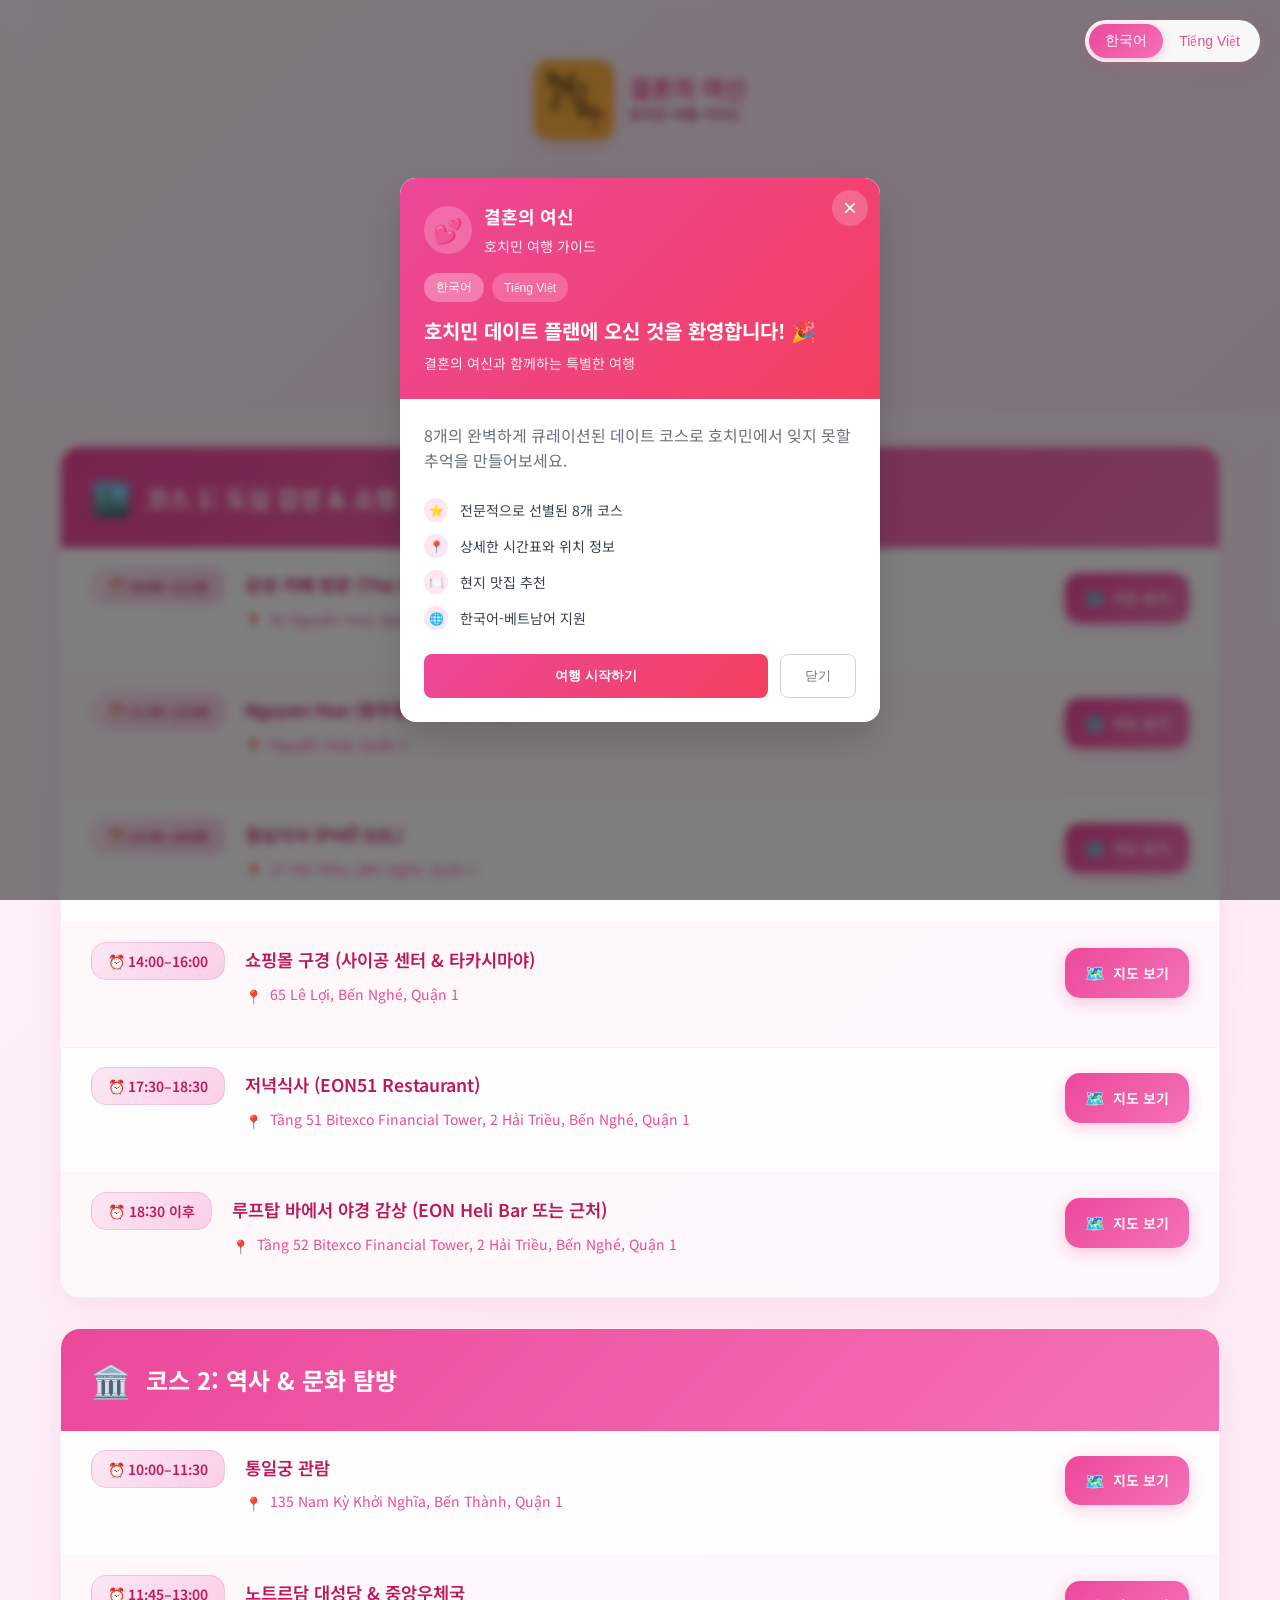
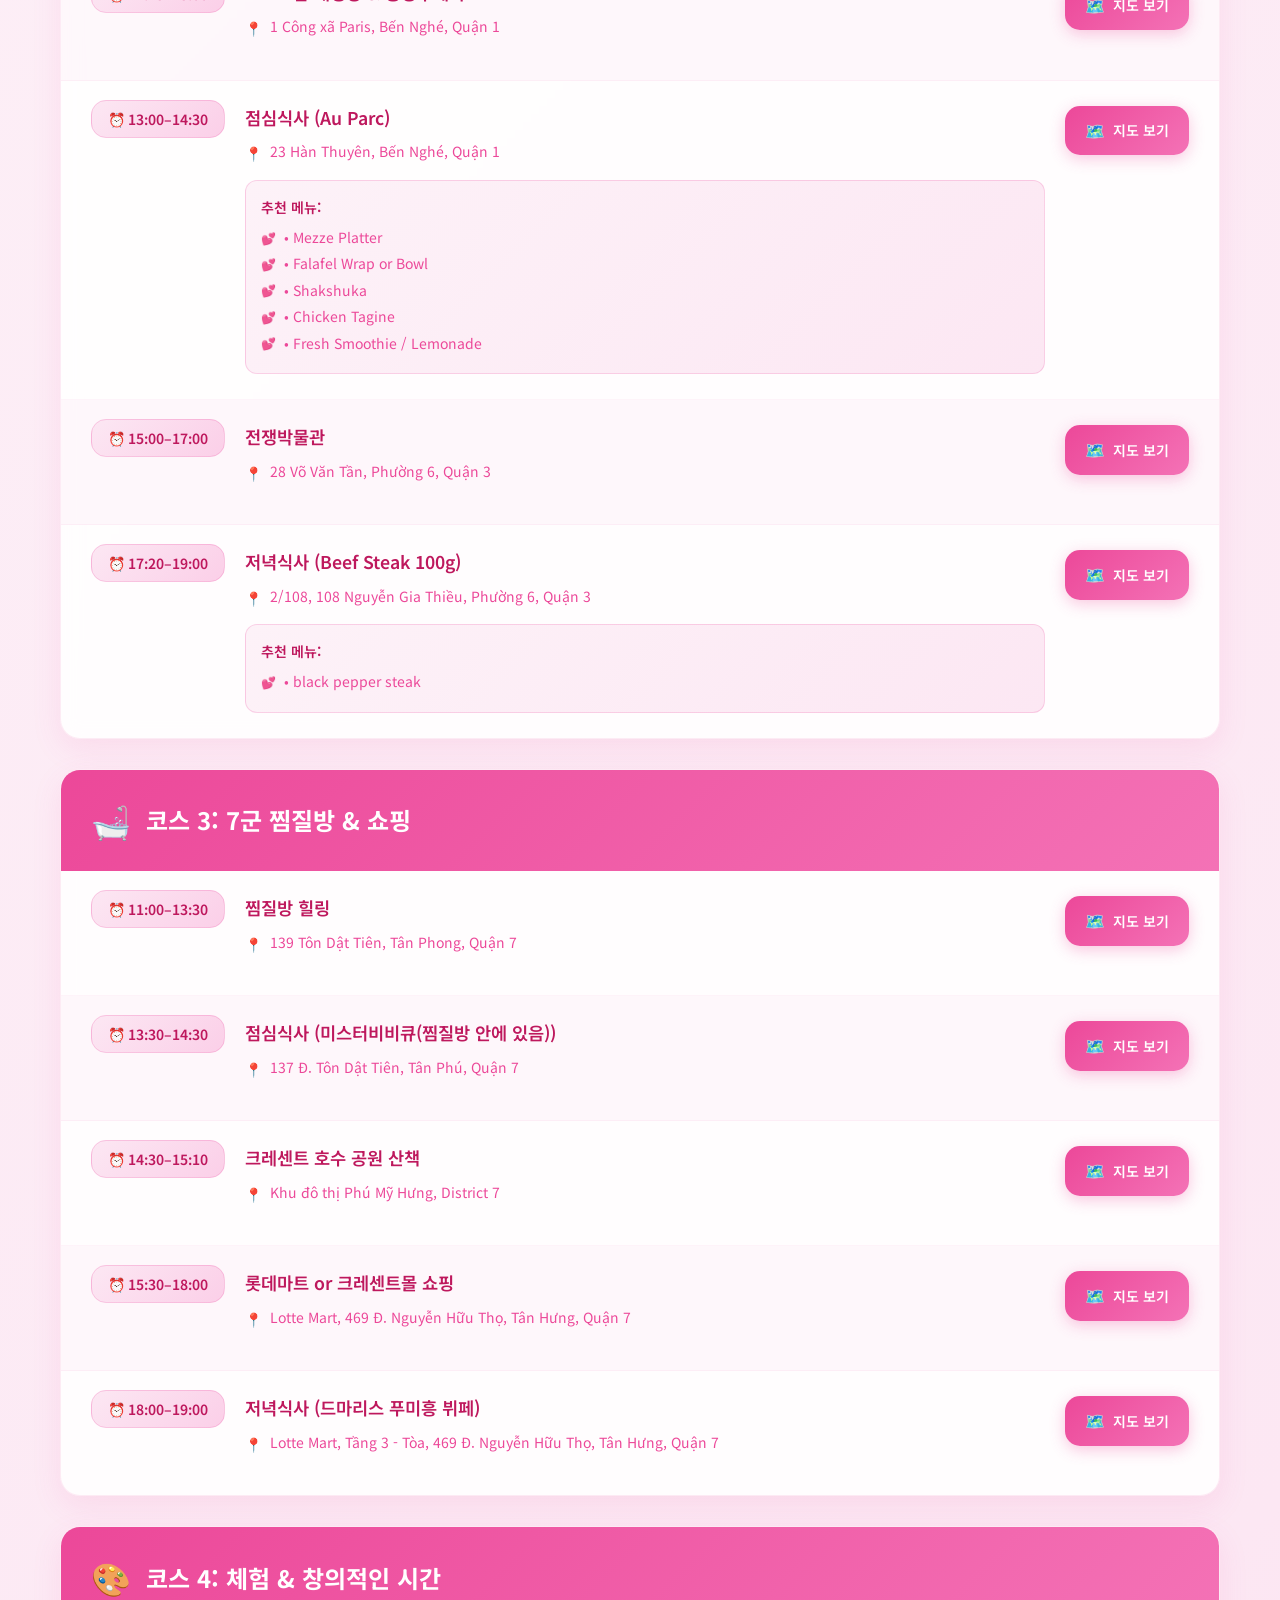
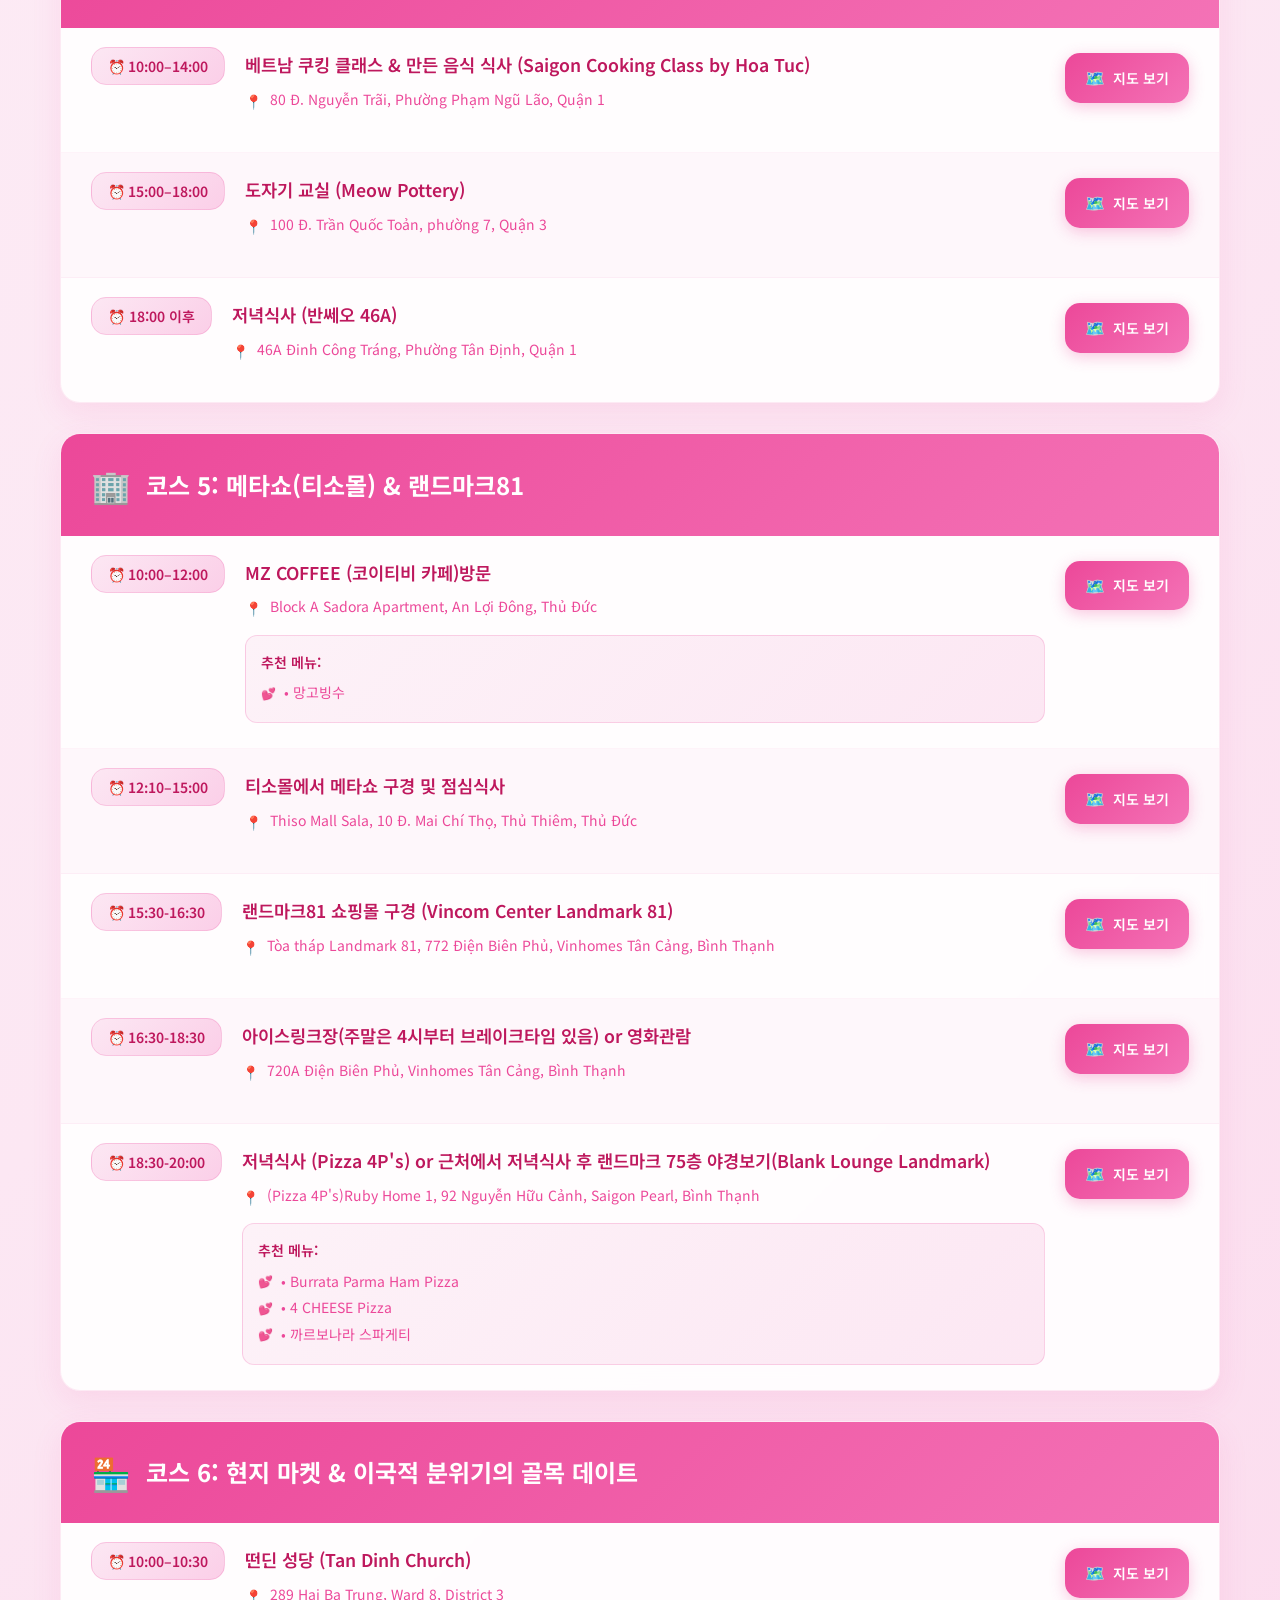
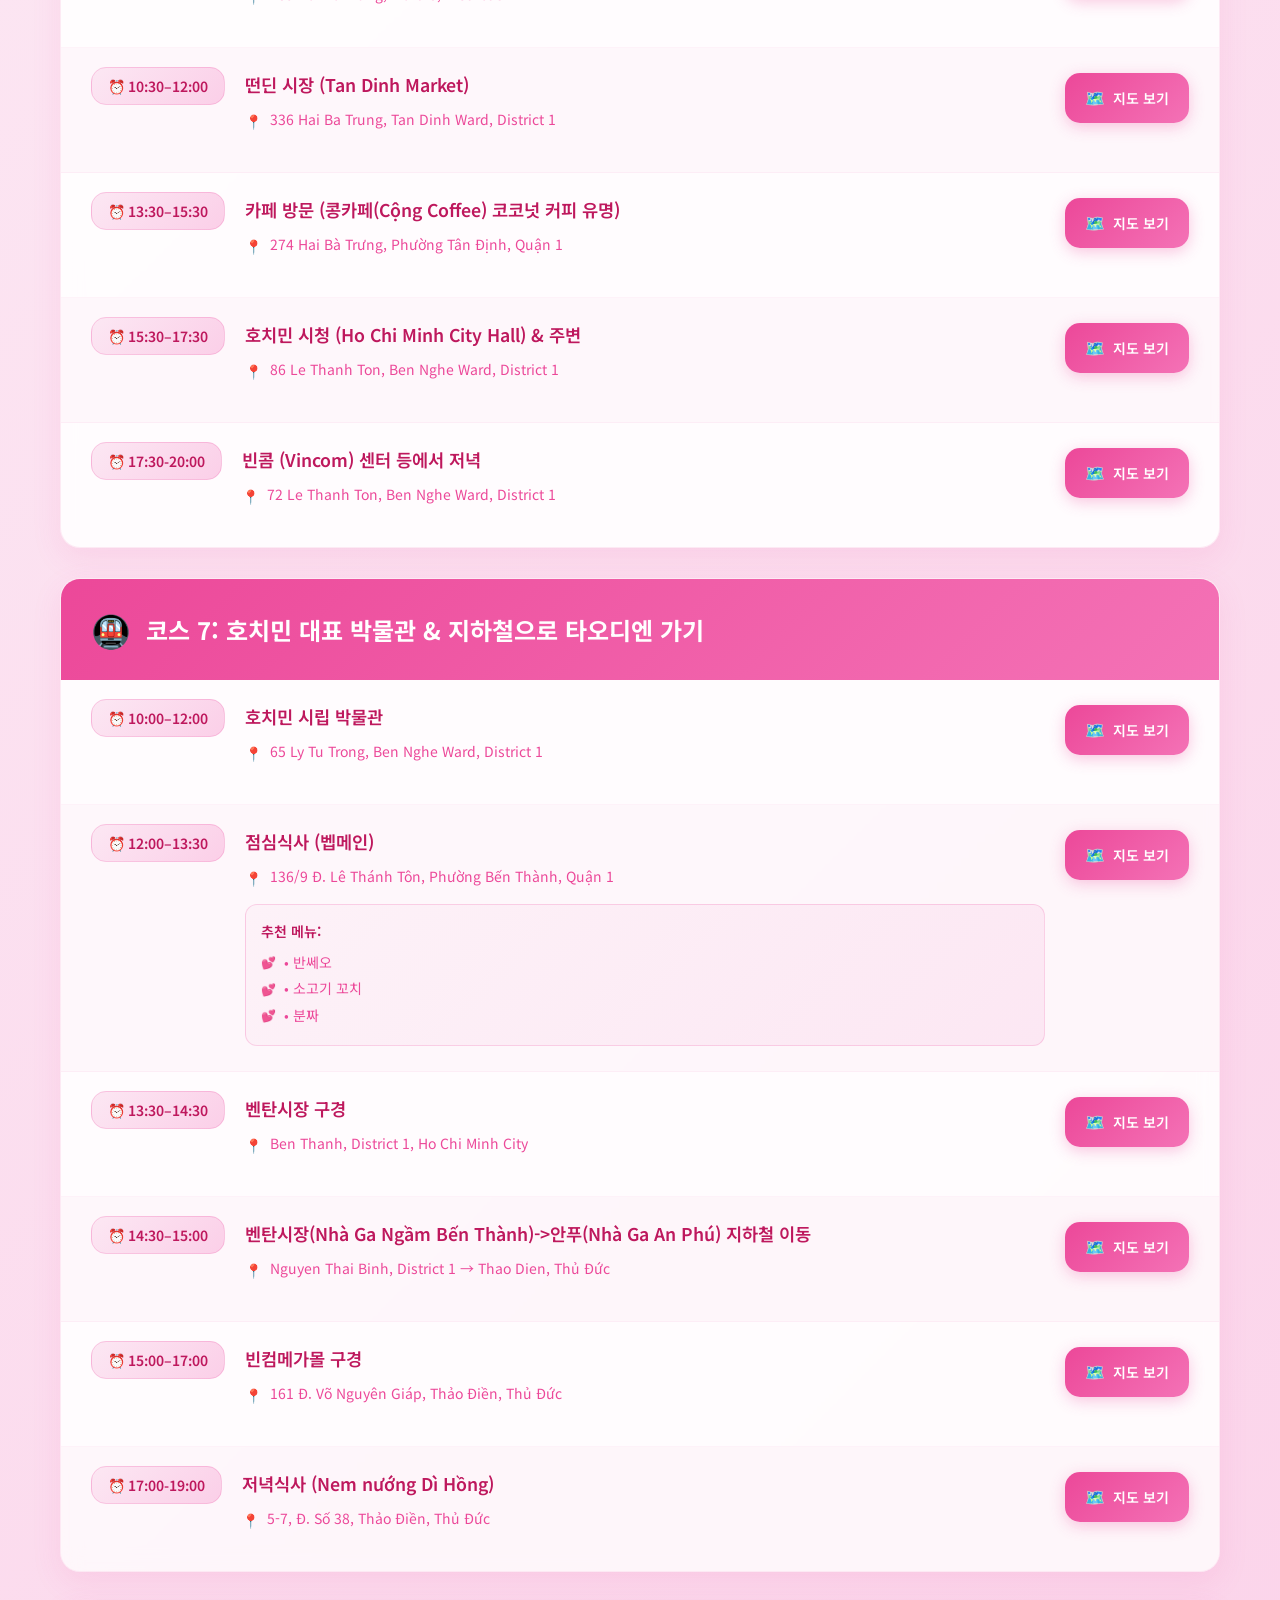
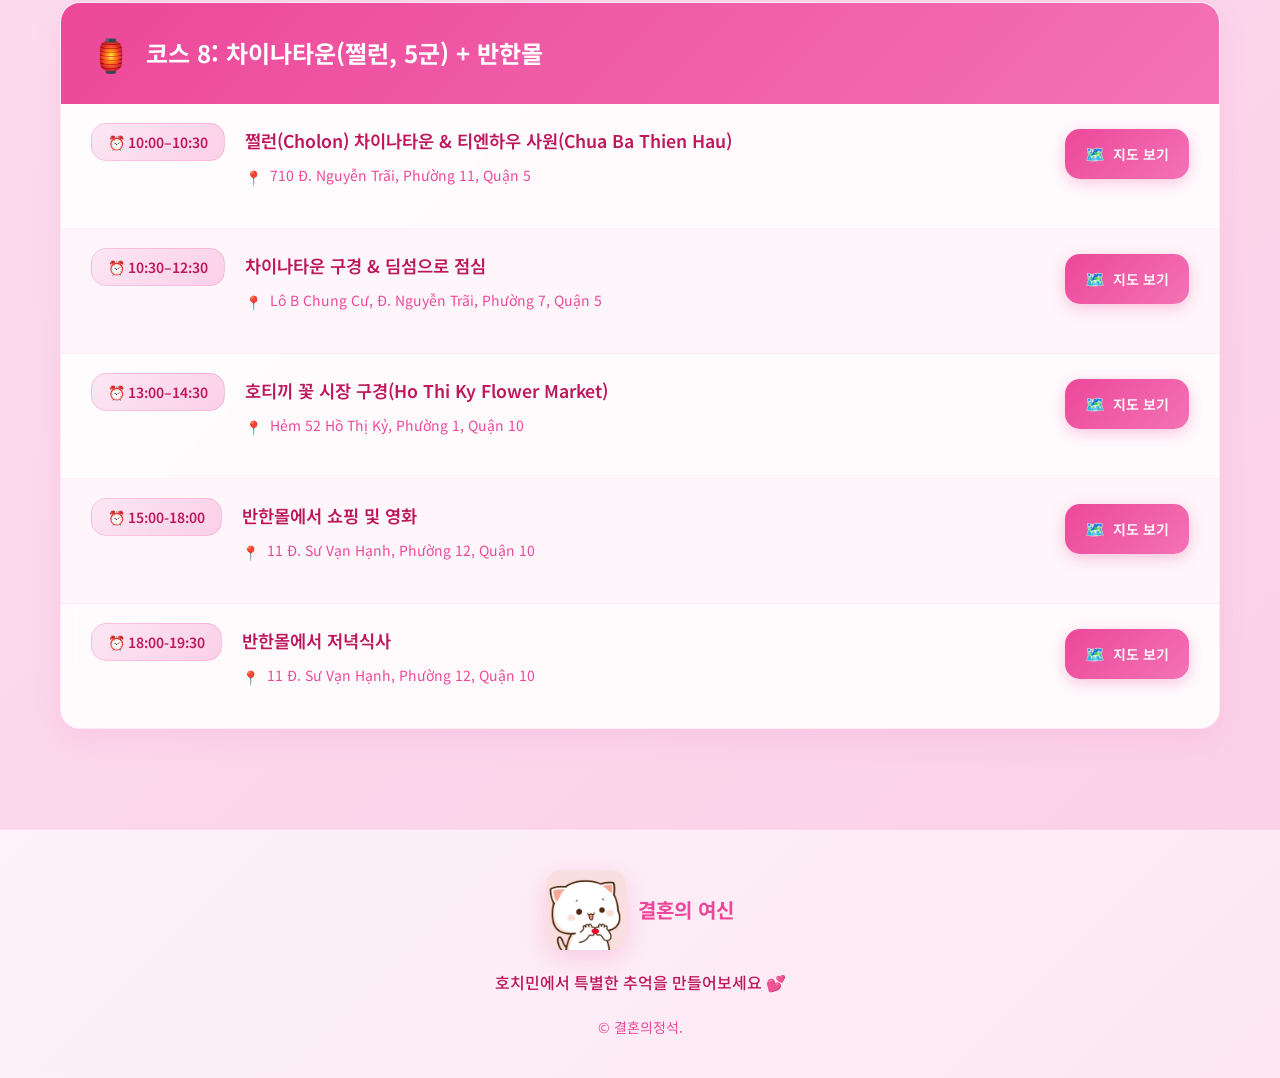
<file: index.html>
<!DOCTYPE html>
<html lang="ko">
<head>
  <meta charset="UTF-8" />
  <meta name="viewport" content="width=device-width, initial-scale=1.0" />
  <meta name="description" content="Địa điểm du lịch cho các cặp đôi tại TP.HCM">
  <meta property="og:title" content="JeongSeok - Du lịch HCM" />
  <meta property="og:description" content="Địa điểm du lịch lý tưởng dành cho các cặp đôi tại TP.HCM." />
  <meta property="og:image" content="https://thanhnam2005.github.io/travel-hcm/images/logo.jpg" />
  <meta property="og:url" content="https://thanhnam2005.github.io/travel-hcm/" />
  <meta property="og:type" content="website" />
  <link href="https://fonts.googleapis.com/css2?family=Noto+Sans+KR:wght@300;400;500;600;700&family=Inter:wght@300;400;500;600;700&display=swap" rel="stylesheet">
  <link rel="stylesheet" href="styles.css">
  <link rel="icon" type="image/jpg" href="images/logo.jpg">
  <meta name="theme-color" content="#00FFFF" />
</head>
<!-- popup -->
<body>
  <div id="welcomePopup" class="popup-overlay">
    <div class="popup-container">
      <div class="popup-header">
        <button class="popup-close-btn" onclick="closePopup()">&times;</button>
        
        <div class="popup-logo-section">
          <div class="popup-logo-icon">
            <span>💕</span>
          </div>
          <div>
            <h3 class="popup-brand-name" data-ko="결혼의 여신" data-vi="Hôn Nhân Quốc Tế">결혼의 여신</h3>
            <p class="popup-brand-subtitle" data-ko="호치민 여행 가이드" data-vi="Hướng dẫn du lịch TP.HCM">호치민 여행 가이드</p>
          </div>
        </div>

        <div class="popup-language-toggle">
          <button class="popup-lang-btn active" onclick="switchPopupLanguage('ko')">한국어</button>
          <button class="popup-lang-btn" onclick="switchPopupLanguage('vi')">Tiếng Việt</button>
        </div>

        <h1 class="popup-title" data-ko="호치민 데이트 플랜에 오신 것을 환영합니다! 🎉" data-vi="Chào mừng đến với Kế hoạch hẹn hò tại TP.HCM! 🎉">
          호치민 데이트 플랜에 오신 것을 환영합니다! 🎉
        </h1>
        <p class="popup-subtitle" data-ko="결혼의 여신과 함께하는 특별한 여행" data-vi="Chuyến du lịch đặc biệt cùng Hôn Nhân Quốc Tế">
          결혼의 여신과 함께하는 특별한 여행
        </p>
      </div>

      <div class="popup-content">
        <p class="popup-description" data-ko="8개의 완벽하게 큐레이션된 데이트 코스로 호치민에서 잊지 못할 추억을 만들어보세요." data-vi="8 lộ trình hẹn hò được tuyển chọn hoàn hảo để tạo nên những kỷ niệm khó quên tại TP.HCM.">
          8개의 완벽하게 큐레이션된 데이트 코스로 호치민에서 잊지 못할 추억을 만들어보세요.
        </p>

        <div class="popup-features-list">
          <div class="popup-feature-item">
            <div class="popup-feature-icon">⭐</div>
            <span class="popup-feature-text" data-ko="전문적으로 선별된 8개 코스" data-vi="8 lộ trình được chọn kĩ càng">전문적으로 선별된 8개 코스</span>
          </div>
          <div class="popup-feature-item">
            <div class="popup-feature-icon">📍</div>
            <span class="popup-feature-text" data-ko="상세한 시간표와 위치 정보" data-vi="Thông tin thời gian và địa điểm chi tiết">상세한 시간표와 위치 정보</span>
          </div>
          <div class="popup-feature-item">
            <div class="popup-feature-icon">🍽️</div>
            <span class="popup-feature-text" data-ko="현지 맛집 추천" data-vi="Gợi ý nhà hàng địa phương">현지 맛집 추천</span>
          </div>
          <div class="popup-feature-item">
            <div class="popup-feature-icon">🌐</div>
            <span class="popup-feature-text" data-ko="한국어-베트남어 지원" data-vi="Hỗ trợ tiếng Hàn - tiếng Việt">한국어-베트남어 지원</span>
          </div>
        </div>

        <div class="popup-actions">
          <button class="popup-start-btn" onclick="startTour()" data-ko="여행 시작하기" data-vi="Bắt đầu du lịch">여행 시작하기</button>
          <button class="popup-close-btn-secondary" onclick="closePopup()" data-ko="닫기" data-vi="Đóng">닫기</button>
        </div>
      </div>
    </div>
  </div>

  <div class="language-toggle">
    <button id="lang-ko" class="lang-btn active">한국어</button>
    <button id="lang-vi" class="lang-btn">Tiếng Việt</button>
  </div>

  <header class="header">
    <div class="container">
      <div class="header-content">
        <div class="logo-container">
          <div class="logo">
            <img src="images/logo.jpg" alt="결혼의 여신 로고" class="logo-image" />
          </div>
          <div class="logo-text">
            <span class="brand-name" data-ko="결혼의 여신" data-vi="Hôn Nhân Quốc Tế">결혼의 여신</span>
            <span class="brand-subtitle" data-ko="호치민 여행 가이드" data-vi="Hướng dẫn du lịch TP.HCM">호치민 여행 가이드</span>
          </div>
        </div>
        
        <h1 class="header-title" data-ko="호치민 데이트 플랜" data-vi="Kế hoạch hẹn hò tại TP.HCM">호치민 데이트 플랜</h1>
        <p class="header-subtitle" data-ko="8개 코스 완벽 가이드" data-vi="8 lộ trình du lịch TP.HCM">8개 코스 완벽 가이드</p>
        <div class="header-badge">
          <span class="badge" data-ko="전문적으로 큐레이션된 여행 코스" data-vi="Lộ trình du lịch được tuyển chọn chuyên nghiệp">전문적으로 큐레이션된 여행 코스</span>
        </div>
      </div>
    </div>
  </header>
<!-- Menu chính -->
  <main class="main">
    <div class="container">
      <div class="courses-grid">
        
        <div class="course-card">
          <div class="course-header">
            <h2 class="course-title">
              <span class="course-icon">🏙️</span>
              <span data-ko="코스 1: 도심 감성 & 쇼핑" data-vi="Lộ trình 1: Đi dạo thành trong thành phố và mua sắm">코스 1: 도심 감성 & 쇼핑</span>
            </h2>
          </div>
          <div class="course-content">
            <div class="activity">
              <div class="activity-time">
                <span class="time-badge">⏰ 10:00–11:30</span>
              </div>
              <div class="activity-details">
                <h3 class="activity-title" data-ko="감성 카페 방문 (The Cafe Apartment)" data-vi="Ghé quán cà phê The Cafe Apartment">감성 카페 방문 (The Cafe Apartment)</h3>
                <div class="activity-address">
                  <span class="address-icon">📍</span>
                  <span>42 Nguyễn Huệ, Quận 1</span>
                </div>
              </div>
              <div class="activity-action">
                <a href="https://www.google.com/maps/place/The+Cafe+Apartment/@10.7740586,106.7041674,17z/data=!3m1!4b1!4m6!3m5!1s0x31752f0034f2823f:0xe52d2f447bcb65a7!8m2!3d10.7740586!4d106.7041674!16s%2Fg%2F11y46r2_1d?entry=ttu&g_ep=EgoyMDI1MDQxNi4xIKXMDSoASAFQAw%3D%3D" target="_blank" class="map-btn">
                  <span class="btn-icon">🗺️</span>
                  <span data-ko="지도 보기" data-vi="Xem bản đồ">지도 보기</span>
                </a>
              </div>
            </div>

            <div class="activity">
              <div class="activity-time">
                <span class="time-badge">⏰ 11:30–12:30</span>
              </div>
              <div class="activity-details">
                <h3 class="activity-title" data-ko="Nguyen Hue (응우옌 후에) 거리 산책" data-vi="Dạo phố đi bộ Nguyễn Huệ">Nguyen Hue (응우옌 후에) 거리 산책</h3>
                <div class="activity-address">
                  <span class="address-icon">📍</span>
                  <span>Nguyễn Huệ, Quận 1</span>
                </div>
              </div>
              <div class="activity-action">
                <a href="https://www.google.co.kr/maps/place/Nguy%C3%AA%CC%83n+Hu%C3%AA%CC%A3,+B%E1%BA%BFn+Ngh%C3%A9,+Qu%E1%BA%ADn+1,+H%E1%BB%93+Ch%C3%AD+Minh,+%EB%B2%A0%ED%8A%B8%EB%82%A8/@10.7744176,106.7006698,17z/data=!4m14!1m7!3m6!1s0x31752f292b1104cd:0xafc3cbad9090898c!2z7J2R7Jqw7JiMIO2bhOyXkCDqtJHsnqU!8m2!3d10.7744176!4d106.7032447!16s%2Fg%2F11tmhtckyc!3m5!1s0x31752f46bf7d119d:0xebf6179d9abce572!8m2!3d10.7738223!4d106.7036509!16s%2Fg%2F11clt74722?hl=ko&entry=ttu&g_ep=EgoyMDI1MDQxNi4xIKXMDSoASAFQAw%3D%3D" target="_blank" class="map-btn">
                  <span class="btn-icon">🗺️</span>
                  <span data-ko="지도 보기" data-vi="Xem bản đồ">지도 보기</span>
                </a>
              </div>
            </div>

            <div class="activity">
              <div class="activity-time">
                <span class="time-badge">⏰ 12:30–14:00</span>
              </div>
              <div class="activity-details">
                <h3 class="activity-title" data-ko="점심식사 (PHỞ SOL)" data-vi="Ăn trưa (PHỞ SOL)">점심식사 (PHỞ SOL)</h3>
                <div class="activity-address">
                  <span class="address-icon">📍</span>
                  <span>27 Hải Triều, Bến Nghé, Quận 1</span>
                </div>
              </div>
              <div class="activity-action">
                <a href="https://www.google.co.kr/maps/place/PH%E1%BB%9E+SOL+-+Q1+(Ph%E1%BB%9F+%26+C%C3%A1c+M%C3%B3n+Ngon+T%E1%BB%AB+Ph%E1%BB%9F)/@10.7717092,106.7028458,17z/data=!4m14!1m7!3m6!1s0x31752f48d88c3da3:0xbd0b6eeb085c542c!2z64OQ7ZWt7J2R7Jio!8m2!3d10.7774178!4d106.6996655!16s%2Fg%2F1tyzwh69!3m5!1s0x31752fcd3af52e1f:0x16bda41d2ba47104!8m2!3d10.7717123!4d106.7050306!16s%2Fg%2F11s3gsch3j?hl=ko&entry=ttu&g_ep=EgoyMDI1MDQxNi4xIKXMDSoASAFQAw%3D%3D" target="_blank" class="map-btn">
                  <span class="btn-icon">🗺️</span>
                  <span data-ko="지도 보기" data-vi="Xem bản đồ">지도 보기</span>
                </a>
              </div>
            </div>

            <div class="activity">
              <div class="activity-time">
                <span class="time-badge">⏰ 14:00–16:00</span>
              </div>
              <div class="activity-details">
                <h3 class="activity-title" data-ko="쇼핑몰 구경 (사이공 센터 & 타카시마야)" data-vi="Tham quan trung tâm mua sắm (Saigon Center & Takashimaya)">쇼핑몰 구경 (사이공 센터 & 타카시마야)</h3>
                <div class="activity-address">
                  <span class="address-icon">📍</span>
                  <span>65 Lê Lợi, Bến Nghé, Quận 1</span>
                </div>
              </div>
              <div class="activity-action">
                <a href="https://www.google.co.kr/maps/place/%EC%82%AC%EC%9D%B4%EA%B3%B5+%EC%84%BC%ED%84%B0/@10.7733616,106.7005025,17z/data=!3m1!4b1!4m6!3m5!1s0x31752f4743648f3d:0x16ce95918cb14834!8m2!3d10.7733616!4d106.7005025!16s%2Fm%2F0cc7w3l?hl=ko&entry=ttu&g_ep=EgoyMDI1MDQxNi4xIKXMDSoASAFQAw%3D%3D" target="_blank" class="map-btn">
                  <span class="btn-icon">🗺️</span>
                  <span data-ko="지도 보기" data-vi="Xem bản đồ">지도 보기</span>
                </a>
              </div>
            </div>

            <div class="activity">
              <div class="activity-time">
                <span class="time-badge">⏰ 17:30–18:30</span>
              </div>
              <div class="activity-details">
                <h3 class="activity-title" data-ko="저녁식사 (EON51 Restaurant)" data-vi="Ăn tối (EON51 Restaurant)">저녁식사 (EON51 Restaurant)</h3>
                <div class="activity-address">
                  <span class="address-icon">📍</span>
                  <span>Tầng 51 Bitexco Financial Tower, 2 Hải Triều, Bến Nghé, Quận 1</span>
                </div>
              </div>
              <div class="activity-action">
                <a href="https://www.google.co.kr/maps/place/%EB%B9%84%ED%85%8D%EC%8A%A4%EC%BD%94+%ED%83%80%EC%9B%8C/@10.7717064,106.7043759,17z/data=!3m1!4b1!4m6!3m5!1s0x31752f3acf87eaeb:0xc969a1975f3be32a!8m2!3d10.7717064!4d106.7043759!16s%2Fm%2F026685n?hl=ko&entry=ttu&g_ep=EgoyMDI1MDQxNi4xIKXMDSoASAFQAw%3D%3D" target="_blank" class="map-btn">
                  <span class="btn-icon">🗺️</span>
                  <span data-ko="지도 보기" data-vi="Xem bản đồ">지도 보기</span>
                </a>
              </div>
            </div>

            <div class="activity">
              <div class="activity-time">
                <span class="time-badge" data-ko="⏰ 18:30 이후" data-vi="⏰ Sau 18:30">⏰ 18:30 이후</span>
              </div>
              <div class="activity-details">
                <h3 class="activity-title" data-ko="루프탑 바에서 야경 감상 (EON Heli Bar 또는 근처)" data-vi="Ngắm cảnh đêm tại quán bar trên tầng thượng (EON Heli Bar hoặc gần đó)">루프탑 바에서 야경 감상 (EON Heli Bar 또는 근처)</h3>
                <div class="activity-address">
                  <span class="address-icon">📍</span>
                  <span>Tầng 52 Bitexco Financial Tower, 2 Hải Triều, Bến Nghé, Quận 1</span>
                </div>
              </div>
              <div class="activity-action">
                <a href="https://www.google.co.kr/maps/place/%EB%B9%84%ED%85%8D%EC%8A%A4%EC%BD%94+%ED%83%80%EC%9B%8C/@10.7717064,106.7043759,17z/data=!3m1!4b1!4m6!3m5!1s0x31752f3acf87eaeb:0xc969a1975f3be32a!8m2!3d10.7717064!4d106.7043759!16s%2Fm%2F026685n?hl=ko&entry=ttu&g_ep=EgoyMDI1MDQxNi4xIKXMDSoASAFQAw%3D%3D" target="_blank" class="map-btn">
                  <span class="btn-icon">🗺️</span>
                  <span data-ko="지도 보기" data-vi="Xem bản đồ">지도 보기</span>
                </a>
              </div>
            </div>
          </div>
        </div>

        <div class="course-card">
          <div class="course-header">
            <h2 class="course-title">
              <span class="course-icon">🏛️</span>
              <span data-ko="코스 2: 역사 & 문화 탐방" data-vi="Lộ trình 2: Khám phá lịch sử và văn hóa">코스 2: 역사 & 문화 탐방</span>
            </h2>
          </div>
          <div class="course-content">
            <div class="activity">
              <div class="activity-time">
                <span class="time-badge">⏰ 10:00–11:30</span>
              </div>
              <div class="activity-details">
                <h3 class="activity-title" data-ko="통일궁 관람" data-vi="Tham quan Dinh Độc Lập">통일궁 관람</h3>
                <div class="activity-address">
                  <span class="address-icon">📍</span>
                  <span>135 Nam Kỳ Khởi Nghĩa, Bến Thành, Quận 1</span>
                </div>
              </div>
              <div class="activity-action">
                <a href="https://www.google.co.kr/maps/place/%EB%B2%A0%ED%8A%B8%EB%82%A8+%ED%86%B5%EC%9D%BC%EA%B6%81/@10.7769942,106.6927272,17z/data=!3m1!4b1!4m6!3m5!1s0x31752f385570472f:0x1787491df0ed8d6a!8m2!3d10.7769942!4d106.6953021!16zL20vMDk4NHg5!5m1!1e1?hl=ko&entry=ttu&g_ep=EgoyMDI1MDQxNi4xIKXMDSoASAFQAw%3D%3D" target="_blank" class="map-btn">
                  <span class="btn-icon">🗺️</span>
                  <span data-ko="지도 보기" data-vi="Xem bản đồ">지도 보기</span>
                </a>
              </div>
            </div>

            <div class="activity">
              <div class="activity-time">
                <span class="time-badge">⏰ 11:45–13:00</span>
              </div>
              <div class="activity-details">
                <h3 class="activity-title" data-ko="노트르담 대성당 & 중앙우체국" data-vi="Nhà thờ Đức Bà & Bưu điện Trung tâm">노트르담 대성당 & 중앙우체국</h3>
                <div class="activity-address">
                  <span class="address-icon">📍</span>
                  <span>1 Công xã Paris, Bến Nghé, Quận 1</span>
                </div>
              </div>
              <div class="activity-action">
                <a href="https://www.google.co.kr/maps/place/%ED%98%B8%EC%B9%98%EB%AF%BC+%EB%85%B8%ED%8A%B8%EB%A5%B4%EB%8B%B4+%EB%8C%80%EC%84%B1%EB%8B%B9/@10.7797855,106.696444,17z/data=!3m1!4b1!4m6!3m5!1s0x31752f37e6d82451:0xe84f59936ced5b45!8m2!3d10.7797855!4d106.6990189!16s%2Fm%2F027b16m!5m1!1e1?hl=ko&entry=ttu&g_ep=EgoyMDI1MDQxNi4xIKXMDSoASAFQAw%3D%3D" target="_blank" class="map-btn">
                  <span class="btn-icon">🗺️</span>
                  <span data-ko="지도 보기" data-vi="Xem bản đồ">지도 보기</span>
                </a>
              </div>
            </div>

            <div class="activity">
              <div class="activity-time">
                <span class="time-badge">⏰ 13:00–14:30</span>
              </div>
              <div class="activity-details">
                <h3 class="activity-title" data-ko="점심식사 (Au Parc)" data-vi="Ăn trưa (Au Parc)">점심식사 (Au Parc)</h3>
                <div class="activity-address">
                  <span class="address-icon">📍</span>
                  <span>23 Hàn Thuyên, Bến Nghé, Quận 1</span>
                </div>
                <div class="recommendations">
                  <h4 class="rec-title" data-ko="추천 메뉴:" data-vi="Món ăn đề xuất:">추천 메뉴:</h4>
                  <ul class="rec-list">
                    <li>• Mezze Platter</li>
                    <li>• Falafel Wrap or Bowl</li>
                    <li>• Shakshuka</li>
                    <li>• Chicken Tagine</li>
                    <li>• Fresh Smoothie / Lemonade</li>
                  </ul>
                </div>
              </div>
              <div class="activity-action">
                <a href="https://www.google.co.kr/maps/place/Au+Parc+Restaurant/@10.7788133,106.6980329,17z/data=!4m15!1m8!3m7!1s0x31752f378b86746f:0xe76dbec7a800633b!2zMjMgSMOgbiBUaHV5w6puLCBC4bq_biBOZ2jDqSwgUXXhuq1uIDEsIEjhu5MgQ2jDrSBNaW5oIDcwMDAwMCDrsqDtirjrgqg!3b1!8m2!3d10.7787276!4d106.6980638!16s%2Fg%2F11rg5yqyvk!3m5!1s0x31752f378c9f5bf3:0x7e1388eb0419e27a!8m2!3d10.7787276!4d106.6980638!16s%2Fg%2F1hc2zh7r9!5m1!1e1?hl=ko&entry=ttu&g_ep=EgoyMDI1MDQxNi4xIKXMDSoASAFQAw%3D%3D" target="_blank" class="map-btn">
                  <span class="btn-icon">🗺️</span>
                  <span data-ko="지도 보기" data-vi="Xem bản đồ">지도 보기</span>
                </a>
              </div>
            </div>

            <div class="activity">
              <div class="activity-time">
                <span class="time-badge">⏰ 15:00–17:00</span>
              </div>
              <div class="activity-details">
                <h3 class="activity-title" data-ko="전쟁박물관" data-vi="Bảo tàng Chứng tích Chiến tranh">전쟁박물관</h3>
                <div class="activity-address">
                  <span class="address-icon">📍</span>
                  <span>28 Võ Văn Tần, Phường 6, Quận 3</span>
                </div>
              </div>
              <div class="activity-action">
                <a href="https://www.google.co.kr/maps/place/%ED%98%B8%EC%B9%98%EB%AF%BC+%EC%A0%84%EC%9F%81%EB%B0%95%EB%AC%BC%EA%B4%80/@10.7795106,106.6895167,17z/data=!3m1!4b1!4m6!3m5!1s0x31752f30a23708cf:0x7cd94adf2b1474aa!8m2!3d10.7795106!4d106.6920916!16s%2Fm%2F02pt71k!5m1!1e1?hl=ko&entry=ttu&g_ep=EgoyMDI1MDQxNi4xIKXMDSoASAFQAw%3D%3D" target="_blank" class="map-btn">
                  <span class="btn-icon">🗺️</span>
                  <span data-ko="지도 보기" data-vi="Xem bản đồ">지도 보기</span>
                </a>
              </div>
            </div>

            <div class="activity">
              <div class="activity-time">
                <span class="time-badge">⏰ 17:20–19:00</span>
              </div>
              <div class="activity-details">
                <h3 class="activity-title" data-ko="저녁식사 (Beef Steak 100g)" data-vi="Ăn tối (Beef Steak 100g)">저녁식사 (Beef Steak 100g)</h3>
                <div class="activity-address">
                  <span class="address-icon">📍</span>
                  <span>2/108, 108 Nguyễn Gia Thiều, Phường 6, Quận 3</span>
                </div>
                <div class="recommendations">
                  <h4 class="rec-title" data-ko="추천 메뉴:" data-vi="Món ăn đề xuất:">추천 메뉴:</h4>
                  <ul class="rec-list">
                    <li data-ko="• black pepper steak" data-vi="• Bít tết tiêu đen">• black pepper steak</li>
                  </ul>
                </div>
              </div>
              <div class="activity-action">
                <a href="https://www.google.co.kr/maps/place/Beef+Steak+100g/@10.7791207,106.689479,18z/data=!4m14!1m7!3m6!1s0x31752f378dabe5db:0x635cd76f30bd0737!2sPropaganda+Vietnamese+Bistro!8m2!3d10.7787806!4d106.6981583!16s%2Fg%2F1pyqmjd_t!3m5!1s0x31752fa3d7b3cc6b:0x673b871a8ebf2d0c!8m2!3d10.7792289!4d106.6895824!16s%2Fg%2F11h5lh86hs!5m1!1e1?hl=ko&entry=ttu&g_ep=EgoyMDI1MDQxNi4xIKXMDSoASAFQAw%3D%3D" target="_blank" class="map-btn">
                  <span class="btn-icon">🗺️</span>
                  <span data-ko="지도 보기" data-vi="Xem bản đồ">지도 보기</span>
                </a>
              </div>
            </div>
          </div>
        </div>

        <div class="course-card">
          <div class="course-header">
            <h2 class="course-title">
              <span class="course-icon">🛁</span>
              <span data-ko="코스 3: 7군 찜질방 & 쇼핑" data-vi="Lộ trình 3: Jjimjilbang Quận 7 và Mua sắm">코스 3: 7군 찜질방 & 쇼핑</span>
            </h2>
          </div>
          <div class="course-content">
            <div class="activity">
              <div class="activity-time">
                <span class="time-badge">⏰ 11:00–13:30</span>
              </div>
              <div class="activity-details">
                <h3 class="activity-title" data-ko="찜질방 힐링" data-vi="Thư giãn tại Jjimjilbang">찜질방 힐링</h3>
                <div class="activity-address">
                  <span class="address-icon">📍</span>
                  <span>139 Tôn Dật Tiên, Tân Phong, Quận 7</span>
                </div>
              </div>
              <div class="activity-action">
                <a href="https://www.google.co.kr/maps/place/%EA%B3%A8%EB%93%A0+%EB%A1%9C%ED%84%B0%EC%8A%A4+%EC%B0%9C%EC%A7%88%EB%B0%A9+(%ED%91%B8%EB%AF%B8%ED%9D%A5)/@10.7234559,106.7133899,17z/data=!3m1!4b1!4m6!3m5!1s0x31752ff2c61c2c83:0x53f8bf6a0e6a6495!8m2!3d10.7234559!4d106.7159648!16s%2Fg%2F1pp2tj11g!5m1!1e1?hl=ko&entry=ttu&g_ep=EgoyMDI1MDQyMi4wIKXMDSoASAFQAw%3D%3D" target="_blank" class="map-btn">
                  <span class="btn-icon">🗺️</span>
                  <span data-ko="지도 보기" data-vi="Xem bản đồ">지도 보기</span>
                </a>
              </div>
            </div>

            <div class="activity">
              <div class="activity-time">
                <span class="time-badge">⏰ 13:30–14:30</span>
              </div>
              <div class="activity-details">
                <h3 class="activity-title" data-ko="점심식사 (미스터비비큐(찜질방 안에 있음))" data-vi="Ăn trưa (Mr. BBQ - trong Jjimjilbang)">점심식사 (미스터비비큐(찜질방 안에 있음))</h3>
                <div class="activity-address">
                  <span class="address-icon">📍</span>
                  <span>137 Đ. Tôn Dật Tiên, Tân Phú, Quận 7</span>
                </div>
              </div>
              <div class="activity-action">
                <a href="https://www.google.co.kr/maps/place/%EB%AF%B8%EC%8A%A4%ED%84%B0%EB%B9%84%EB%B9%84%ED%81%90/@10.7234184,106.7135646,17z/data=!3m1!4b1!4m6!3m5!1s0x31752ff2c8924049:0xf86c44bf4ea6ca3!8m2!3d10.7234184!4d106.7161395!16s%2Fg%2F11b67f6cyw!5m1!1e1?hl=ko&entry=ttu&g_ep=EgoyMDI1MDQyMi4wIKXMDSoASAFQAw%3D%3D" target="_blank" class="map-btn">
                  <span class="btn-icon">🗺️</span>
                  <span data-ko="지도 보기" data-vi="Xem bản đồ">지도 보기</span>
                </a>
              </div>
            </div>

            <div class="activity">
              <div class="activity-time">
                <span class="time-badge">⏰ 14:30–15:10</span>
              </div>
              <div class="activity-details">
                <h3 class="activity-title" data-ko="크레센트 호수 공원 산책" data-vi="Dạo bộ Công viên Hồ Crescent">크레센트 호수 공원 산책</h3>
                <div class="activity-address">
                  <span class="address-icon">📍</span>
                  <span>Khu đô thị Phú Mỹ Hưng, District 7</span>
                </div>
              </div>
              <div class="activity-action">
                <a href="https://www.google.co.kr/maps/place/%ED%81%AC%EB%A0%88%EC%84%BC%ED%8A%B8+%ED%98%B8%EC%88%98+%EA%B3%B5%EC%9B%90/@10.7255413,106.7144843,17z/data=!4m6!3m5!1s0x31752f8c70642853:0xdf7b4c8156672df6!8m2!3d10.7255424!4d106.7170581!16s%2Fg%2F1td0qcr9!5m1!1e1?hl=ko&entry=ttu&g_ep=EgoyMDI1MDQyMi4wIKXMDSoASAFQAw%3D%3D" target="_blank" class="map-btn">
                  <span class="btn-icon">🗺️</span>
                  <span data-ko="지도 보기" data-vi="Xem bản đồ">지도 보기</span>
                </a>
              </div>
            </div>

            <div class="activity">
              <div class="activity-time">
                <span class="time-badge">⏰ 15:30–18:00</span>
              </div>
              <div class="activity-details">
                <h3 class="activity-title" data-ko="롯데마트 or 크레센트몰 쇼핑" data-vi="Mua sắm tại Lotte Mart hoặc Crescent Mall">롯데마트 or 크레센트몰 쇼핑</h3>
                <div class="activity-address">
                  <span class="address-icon">📍</span>
                  <span>Lotte Mart, 469 Đ. Nguyễn Hữu Thọ, Tân Hưng, Quận 7</span>
                </div>
              </div>
              <div class="activity-action">
                <a href="https://www.google.co.kr/maps/place/%EB%A1%AF%EB%8D%B0%EB%A7%88%ED%8A%B8/@10.7409449,106.6974312,17z/data=!4m10!1m2!2m1!1z66Gv642w66eI7Yq4IA!3m6!1s0x31752f9f2353ffb9:0x6ab49da47594ce7b!8m2!3d10.7409449!4d106.7018086!15sCgzroa_rjbDrp4jtirgiA4gBAVoPIg3roa_rjbAg66eI7Yq4kgELaHlwZXJtYXJrZXSqAUgQASoRIg3roa_rjbAg66eI7Yq4KAkyHhABIhqR2_A6nW6hJNjANOu0LKCd-OWd1rDEdQI9vTIREAIiDeuhr-uNsCDrp4jtirjgAQA!16s%2Fg%2F1th0kd4m!5m1!1e1?hl=ko&entry=ttu&g_ep=EgoyMDI1MDQyMi4wIKXMDSoASAFQAw%3D%3D" target="_blank" class="map-btn">
                  <span class="btn-icon">🗺️</span>
                  <span data-ko="지도 보기" data-vi="Xem bản đồ">지도 보기</span>
                </a>
              </div>
            </div>

            <div class="activity">
              <div class="activity-time">
                <span class="time-badge">⏰ 18:00–19:00</span>
              </div>
              <div class="activity-details">
                <h3 class="activity-title" data-ko="저녁식사 (드마리스 푸미흥 뷔페)" data-vi="Ăn tối (Buffet D'Maris Phú Mỹ Hưng)">저녁식사 (드마리스 푸미흥 뷔페)</h3>
                <div class="activity-address">
                  <span class="address-icon">📍</span>
                  <span>Lotte Mart, Tầng 3 - Tòa, 469 Đ. Nguyễn Hữu Thọ, Tân Hưng, Quận 7</span>
                </div>
              </div>
              <div class="activity-action">
                <a href="https://www.google.co.kr/maps/place/%EB%93%9C%EB%A7%88%EB%A6%AC%EC%8A%A4+%ED%91%B8%EB%AF%B8%ED%9D%A5+%EB%B7%94%ED%8E%98/@10.7412671,106.6992362,17z/data=!3m1!4b1!4m6!3m5!1s0x31752f9f3dca0849:0xbc2310161c791201!8m2!3d10.7412671!4d106.7018111!16s%2Fg%2F11f2w6hfpf!5m1!1e1?hl=ko&entry=ttu&g_ep=EgoyMDI1MDQyMi4wIKXMDSoASAFQAw%3D%3D" target="_blank" class="map-btn">
                  <span class="btn-icon">🗺️</span>
                  <span data-ko="지도 보기" data-vi="Xem bản đồ">지도 보기</span>
                </a>
              </div>
            </div>
          </div>
        </div>

        <div class="course-card">
          <div class="course-header">
            <h2 class="course-title">
              <span class="course-icon">🎨</span>
              <span data-ko="코스 4: 체험 & 창의적인 시간" data-vi="Lộ trình 4: Trải nghiệm và thời gian sáng tạo">코스 4: 체험 & 창의적인 시간</span>
            </h2>
          </div>
          <div class="course-content">
            <div class="activity">
              <div class="activity-time">
                <span class="time-badge">⏰ 10:00–14:00</span>
              </div>
              <div class="activity-details">
                <h3 class="activity-title" data-ko="베트남 쿠킹 클래스 & 만든 음식 식사 (Saigon Cooking Class by Hoa Tuc)" data-vi="Lớp học nấu ăn Việt Nam & Thưởng thức món ăn tự làm (Saigon Cooking Class by Hoa Tuc)">베트남 쿠킹 클래스 & 만든 음식 식사 (Saigon Cooking Class by Hoa Tuc)</h3>
                <div class="activity-address">
                  <span class="address-icon">📍</span>
                  <span>80 Đ. Nguyễn Trãi, Phường Phạm Ngũ Lão, Quận 1</span>
                </div>
              </div>
              <div class="activity-action">
                <a href="https://www.google.co.kr/maps/place/Saigon+Cooking+Class/@10.7703609,106.6889335,17z/data=!3m1!4b1!4m6!3m5!1s0x31752f4627fbb563:0x92b4d1c13681f44f!8m2!3d10.7703609!4d106.6915084!16s%2Fg%2F1tcxrr1k!5m1!1e1?hl=ko&entry=ttu&g_ep=EgoyMDI1MDQxNi4xIKXMDSoASAFQAw%3D%3D" target="_blank" class="map-btn">
                  <span class="btn-icon">🗺️</span>
                  <span data-ko="지도 보기" data-vi="Xem bản đồ">지도 보기</span>
                </a>
              </div>
            </div>

            <div class="activity">
              <div class="activity-time">
                <span class="time-badge">⏰ 15:00–18:00</span>
              </div>
              <div class="activity-details">
                <h3 class="activity-title" data-ko="도자기 교실 (Meow Pottery)" data-vi="Lớp học gốm sứ (Meow Pottery)">도자기 교실 (Meow Pottery)</h3>
                <div class="activity-address">
                  <span class="address-icon">📍</span>
                  <span>100 Đ. Trần Quốc Toản, phường 7, Quận 3</span>
                </div>
              </div>
              <div class="activity-action">
                <a href="https://www.google.co.kr/maps/place/Meow+Pottery/@10.7858628,106.6697699,15z/data=!4m10!1m2!2m1!1zSOG7kyBDaMOtIE1pbmgsIEhvIENoaSBNaW5oIENpdHnso7zrs4Bwb3R0ZXJ5IGNsYXNz!3m6!1s0x31752f2aa724cf8d:0xa06168b33395ad28!8m2!3d10.7858628!4d106.6872794!15sCjNI4buTIENow60gTWluaCwgSG8gQ2hpIE1pbmggQ2l0eeyjvOuzgHBvdHRlcnkgY2xhc3NaNiI0aOG7kyBjaMOtIG1pbmggaG8gY2hpIG1pbmggY2l0eSDso7zrs4AgcG90dGVyeSBjbGFzc5IBD3BvdHRlcnlfY2xhc3Nlc-ABAA!16s%2Fg%2F11dfjys9b0!5m1!1e1?hl=ko&entry=ttu&g_ep=EgoyMDI1MDQxNi4xIKXMDSoASAFQAw%3D%3D" target="_blank" class="map-btn">
                  <span class="btn-icon">🗺️</span>
                  <span data-ko="지도 보기" data-vi="Xem bản đồ">지도 보기</span>
                </a>
              </div>
            </div>

            <div class="activity">
              <div class="activity-time">
                <span class="time-badge" data-ko="⏰ 18:00 이후" data-vi="⏰ Sau 18:00">⏰ 18:00 이후</span>
              </div>
              <div class="activity-details">
                <h3 class="activity-title" data-ko="저녁식사 (반쎄오 46A)" data-vi="Ăn tối (Bánh xèo 46A)">저녁식사 (반쎄오 46A)</h3>
                <div class="activity-address">
                  <span class="address-icon">📍</span>
                  <span>46A Đinh Công Tráng, Phường Tân Định, Quận 1</span>
                </div>
              </div>
              <div class="activity-action">
                <a href="https://www.google.co.kr/maps/place/%EB%B0%98%EC%8E%84%EC%98%A4+46A/@10.7895674,106.6851523,16z/data=!4m16!1m8!2m7!1z7J2M7Iud7KCQ!3m5!2sMeow+Pottery!3s0x31752f2aa724cf8d:0xa06168b33395ad28!4m2!1d106.6872705!2d10.7858685!3m6!1s0x31752f4df5510a3b:0x49001151a09b55ed!8m2!3d10.7895674!4d106.6913428!15sCgnsnYzsi53soJBaCyIJ7J2M7Iud7KCQkgEVdmlldG5hbWVzZV9yZXN0YXVyYW504AEA!16s%2Fg%2F11j8tdnd3k!5m1!1e1?hl=ko&entry=ttu&g_ep=EgoyMDI1MDQxNi4xIKXMDSoASAFQAw%3D%3D" target="_blank" class="map-btn">
                  <span class="btn-icon">🗺️</span>
                  <span data-ko="지도 보기" data-vi="Xem bản đồ">지도 보기</span>
                </a>
              </div>
            </div>
          </div>
        </div>

        <div class="course-card">
          <div class="course-header">
            <h2 class="course-title">
              <span class="course-icon">🏢</span>
              <span data-ko="코스 5: 메타쇼(티소몰) & 랜드마크81" data-vi="Lộ trình 5: Meta Show (Thiso Mall) và Landmark 81">코스 5: 메타쇼(티소몰) & 랜드마크81</span>
            </h2>
          </div>
          <div class="course-content">
            <div class="activity">
              <div class="activity-time">
                <span class="time-badge">⏰ 10:00–12:00</span>
              </div>
              <div class="activity-details">
                <h3 class="activity-title" data-ko="MZ COFFEE (코이티비 카페)방문" data-vi="Thăm MZ COFFEE (Quán cà phê Coi TV)">MZ COFFEE (코이티비 카페)방문</h3>
                <div class="activity-address">
                  <span class="address-icon">📍</span>
                  <span>Block A Sadora Apartment, An Lợi Đông, Thủ Đức</span>
                </div>
                <div class="recommendations">
                  <h4 class="rec-title" data-ko="추천 메뉴:" data-vi="Món ăn đề xuất:">추천 메뉴:</h4>
                  <ul class="rec-list">
                    <li data-ko="• 망고빙수" data-vi="• Bingsu xoài">• 망고빙수</li>
                  </ul>
                </div>
              </div>
              <div class="activity-action">
                <a href="https://www.google.co.kr/maps/place/MZ+COFFEE/@10.7758478,106.7240891,20.5z/data=!4m14!1m7!3m6!1s0x31752f0007b7da9d:0x5db0e13432d4f08f!2sMeta+Show!8m2!3d10.7715689!4d106.7213094!16s%2Fg%2F11y411s56g!3m5!1s0x3175250056fd7fbb:0x6994de7d1a3473ea!8m2!3d10.7760633!4d106.7241577!16s%2Fg%2F11vm1l0pg0?hl=ko&entry=ttu&g_ep=EgoyMDI1MDQyMC4wIKXMDSoASAFQAw%3D%3D" target="_blank" class="map-btn">
                  <span class="btn-icon">🗺️</span>
                  <span data-ko="지도 보기" data-vi="Xem bản đồ">지도 보기</span>
                </a>
              </div>
            </div>

            <div class="activity">
              <div class="activity-time">
                <span class="time-badge">⏰ 12:10–15:00</span>
              </div>
              <div class="activity-details">
                <h3 class="activity-title" data-ko="티소몰에서 메타쇼 구경 및 점심식사" data-vi="Xem Meta Show tại Thiso Mall và ăn trưa">티소몰에서 메타쇼 구경 및 점심식사</h3>
                <div class="activity-address">
                  <span class="address-icon">📍</span>
                  <span>Thiso Mall Sala, 10 Đ. Mai Chí Thọ, Thủ Thiêm, Thủ Đức</span>
                </div>
              </div>
              <div class="activity-action">
                <a href="https://www.google.co.kr/maps/place/Meta+Show/@10.7717625,106.7218053,19.75z/data=!4m6!3m5!1s0x31752f0007b7da9d:0x5db0e13432d4f08f!8m2!3d10.7715689!4d106.7213094!16s%2Fg%2F11y411s56g?hl=ko&entry=ttu&g_ep=EgoyMDI1MDQyMC4wIKXMDSoASAFQAw%3D%3D" target="_blank" class="map-btn">
                  <span class="btn-icon">🗺️</span>
                  <span data-ko="지도 보기" data-vi="Xem bản đồ">지도 보기</span>
                </a>
              </div>
            </div>

            <div class="activity">
              <div class="activity-time">
                <span class="time-badge">⏰ 15:30-16:30</span>
              </div>
              <div class="activity-details">
                <h3 class="activity-title" data-ko="랜드마크81 쇼핑몰 구경 (Vincom Center Landmark 81)" data-vi="Tham quan trung tâm mua sắm Landmark 81 (Vincom Center Landmark 81)">랜드마크81 쇼핑몰 구경 (Vincom Center Landmark 81)</h3>
                <div class="activity-address">
                  <span class="address-icon">📍</span>
                  <span>Tòa tháp Landmark 81, 772 Điện Biên Phủ, Vinhomes Tân Cảng, Bình Thạnh</span>
                </div>
              </div>
              <div class="activity-action">
                <a href="https://www.google.co.kr/maps/place/Vincom+Center+Landmark+81/@10.7948033,106.7212633,19.49z/data=!4m10!1m2!2m1!1z656c65Oc66eI7YGsODEg67mI7Lu07IS87YSw!3m6!1s0x3175299539cf7e63:0x1f1743620b628219!8m2!3d10.7951952!4d106.7217674!15sChvrnpzrk5zrp4jtgaw4MSDruYjsu7TshLzthLBaICIe656c65OcIOuniO2BrCA4MSDruYjsu7Qg7IS87YSwkgEPYnVzaW5lc3NfY2VudGVy4AEA!16s%2Fg%2F11vy__w_jn?hl=ko&entry=ttu&g_ep=EgoyMDI1MDQyMC4wIKXMDSoASAFQAw%3D%3D" target="_blank" class="map-btn">
                  <span class="btn-icon">🗺️</span>
                  <span data-ko="지도 보기" data-vi="Xem bản đồ">지도 보기</span>
                </a>
              </div>
            </div>

            <div class="activity">
              <div class="activity-time">
                <span class="time-badge">⏰ 16:30-18:30</span>
              </div>
              <div class="activity-details">
                <h3 class="activity-title" data-ko="아이스링크장(주말은 4시부터 브레이크타임 있음) or 영화관람" data-vi="Sân trượt băng (cuối tuần có giờ nghỉ từ 4h) hoặc xem phim">아이스링크장(주말은 4시부터 브레이크타임 있음) or 영화관람</h3>
                <div class="activity-address">
                  <span class="address-icon">📍</span>
                  <span>720A Điện Biên Phủ, Vinhomes Tân Cảng, Bình Thạnh</span>
                </div>
              </div>
              <div class="activity-action">
                <a href="https://www.google.co.kr/maps/place/%EB%B9%88%EC%BD%A4+%EC%95%84%EC%9D%B4%EC%8A%A4%EB%A7%81%ED%81%AC/@10.7947283,106.7213796,19.49z/data=!4m10!1m2!2m1!1z656c65Oc66eI7YGsODEg67mI7Lu07IS87YSw!3m6!1s0x3175290b3825ff61:0xd12e5b806acbedda!8m2!3d10.7949897!4d106.7219169!15sChvrnpzrk5zrp4jtgaw4MSDruYjsu7TshLzthLBaICIe656c65OcIOuniO2BrCA4MSDruYjsu7Qg7IS87YSwkgEQaWNlX3NrYXRpbmdfcmlua-ABAA!16s%2Fg%2F11h7b2yc6k?hl=ko&entry=ttu&g_ep=EgoyMDI1MDQyMC4wIKXMDSoASAFQAw%3D%3D" target="_blank" class="map-btn">
                  <span class="btn-icon">🗺️</span>
                  <span data-ko="지도 보기" data-vi="Xem bản đồ">지도 보기</span>
                </a>
              </div>
            </div>

            <div class="activity">
              <div class="activity-time">
                <span class="time-badge">⏰ 18:30-20:00</span>
              </div>
              <div class="activity-details">
                <h3 class="activity-title" data-ko="저녁식사 (Pizza 4P's) or 근처에서 저녁식사 후 랜드마크 75층 야경보기(Blank Lounge Landmark)" data-vi="Ăn tối (Pizza 4P's) hoặc ăn tối gần đó rồi ngắm cảnh đêm tầng 75 Landmark (Blank Lounge Landmark)">저녁식사 (Pizza 4P's) or 근처에서 저녁식사 후 랜드마크 75층 야경보기(Blank Lounge Landmark)</h3>
                <div class="activity-address">
                  <span class="address-icon">📍</span>
                  <span>(Pizza 4P's)Ruby Home 1, 92 Nguyễn Hữu Cảnh, Saigon Pearl, Bình Thạnh</span>
                </div>
                <div class="recommendations">
                  <h4 class="rec-title" data-ko="추천 메뉴:" data-vi="Món ăn đề xuất:">추천 메뉴:</h4>
                  <ul class="rec-list">
                    <li>• Burrata Parma Ham Pizza</li>
                    <li>• 4 CHEESE Pizza</li>
                    <li data-ko="• 까르보나라 스파게티" data-vi="• Spaghetti Carbonara">• 까르보나라 스파게티</li>
                  </ul>
                </div>
              </div>
              <div class="activity-action">
                <a href="https://www.google.co.kr/maps/place/%ED%94%BC%EC%9E%90+4P's+-+%EC%82%AC%EC%9D%B4%EA%B3%B5%ED%8E%84/@10.7904721,106.7235215,15.25z/data=!4m15!1m8!3m7!1s0x317529cbd33b4df9:0x39d3bd05b8fb6400!2z7ZS87J6QIDRQJ3MgLSDsgqzsnbTqs7XtjoQ!8m2!3d10.7895881!4d106.7207971!10e9!16s%2Fg%2F11j4bztbyl!3m5!1s0x317529cbd33b4df9:0x39d3bd05b8fb6400!8m2!3d10.7895881!4d106.7207971!16s%2Fg%2F11j4bztbyl!5m1!1e1?hl=ko&entry=ttu&g_ep=EgoyMDI1MDQxNi4xIKXMDSoASAFQAw%3D%3D" target="_blank" class="map-btn">
                  <span class="btn-icon">🗺️</span>
                  <span data-ko="지도 보기" data-vi="Xem bản đồ">지도 보기</span>
                </a>
              </div>
            </div>
          </div>
        </div>

        <div class="course-card">
          <div class="course-header">
            <h2 class="course-title">
              <span class="course-icon">🏪</span>
              <span data-ko="코스 6: 현지 마켓 & 이국적 분위기의 골목 데이트" data-vi="Lộ trình 6: Chợ địa phương và hẹn hò trong không gian lạ mắt">코스 6: 현지 마켓 & 이국적 분위기의 골목 데이트</span>
            </h2>
          </div>
          <div class="course-content">
            <div class="activity">
              <div class="activity-time">
                <span class="time-badge">⏰ 10:00–10:30</span>
              </div>
              <div class="activity-details">
                <h3 class="activity-title" data-ko="떤딘 성당 (Tan Dinh Church)" data-vi="Nhà thờ Tân Định (Tan Dinh Church)">떤딘 성당 (Tan Dinh Church)</h3>
                <div class="activity-address">
                  <span class="address-icon">📍</span>
                  <span>289 Hai Ba Trung, Ward 8, District 3</span>
                </div>
              </div>
              <div class="activity-action">
                <a href="https://www.google.co.kr/maps/place/%EB%96%A4%EB%94%98%EC%84%B1%EB%8B%B9(%ED%95%91%ED%81%AC%EC%84%B1%EB%8B%B9)/@10.7883359,106.688104,17z/data=!3m1!4b1!4m6!3m5!1s0x31752f3320a1f467:0x78bb00536c22b982!8m2!3d10.7883359!4d106.6906789!16s%2Fm%2F02pywq7?hl=ko&entry=ttu&g_ep=EgoyMDI1MDQyMC4wIKXMDSoASAFQAw%3D%3D" target="_blank" class="map-btn">
                  <span class="btn-icon">🗺️</span>
                  <span data-ko="지도 보기" data-vi="Xem bản đồ">지도 보기</span>
                </a>
              </div>
            </div>

            <div class="activity">
              <div class="activity-time">
                <span class="time-badge">⏰ 10:30–12:00</span>
              </div>
              <div class="activity-details">
                <h3 class="activity-title" data-ko="떤딘 시장 (Tan Dinh Market)" data-vi="Chợ Tân Định (Tan Dinh Market)">떤딘 시장 (Tan Dinh Market)</h3>
                <div class="activity-address">
                  <span class="address-icon">📍</span>
                  <span>336 Hai Ba Trung, Tan Dinh Ward, District 1</span>
                </div>
              </div>
              <div class="activity-action">
                <a href="https://www.google.co.kr/maps/place/T%C3%A2n+%C4%90%E1%BB%8Bnh+Market/@10.7897511,106.6872739,17z/data=!4m15!1m8!3m7!1s0x317528cd33a377cd:0x9ef9fa7f83e969b0!2zMzM2IEhhaSBCw6AgVHLGsG5nLCBQaMaw4budbmcgVMOibiDEkOG7i25oLCBRdeG6rW4gMSwgSOG7kyBDaMOtIE1pbmgsIOuyoO2KuOuCqA!3b1!8m2!3d10.7897511!4d106.6898488!16s%2Fg%2F11f5dg0pn7!3m5!1s0x317528cd33a114bf:0x8fab22fc954be1f1!8m2!3d10.789876!4d106.6900255!16s%2Fg%2F1t_wlvm2?hl=ko&entry=ttu&g_ep=EgoyMDI1MDQyMC4wIKXMDSoASAFQAw%3D%3D" target="_blank" class="map-btn">
                  <span class="btn-icon">🗺️</span>
                  <span data-ko="지도 보기" data-vi="Xem bản đồ">지도 보기</span>
                </a>
              </div>
            </div>

            <div class="activity">
              <div class="activity-time">
                <span class="time-badge">⏰ 13:30–15:30</span>
              </div>
              <div class="activity-details">
                <h3 class="activity-title" data-ko="카페 방문 (콩카페(Cộng Coffee) 코코넛 커피 유명)" data-vi="Thăm quán cà phê (Cộng Coffee - nổi tiếng với cà phê dừa)">카페 방문 (콩카페(Cộng Coffee) 코코넛 커피 유명)</h3>
                <div class="activity-address">
                  <span class="address-icon">📍</span>
                  <span>274 Hai Bà Trưng, Phường Tân Định, Quận 1</span>
                </div>
              </div>
              <div class="activity-action">
                <a href="https://www.google.co.kr/maps/place/C%E1%BB%99ng+Coffee/@10.7890595,106.6903753,19.25z/data=!4m10!1m2!2m1!1z7Lm07Y6Y!3m6!1s0x31752fc6669c4ebf:0xb115a187ff220981!8m2!3d10.7889047!4d106.6907892!15sCgbsubTtjphaCCIG7Lm07Y6YkgEEY2FmZeABAA!16s%2Fg%2F11h4gtqn19?hl=ko&entry=ttu&g_ep=EgoyMDI1MDQyMC4wIKXMDSoASAFQAw%3D%3D" target="_blank" class="map-btn">
                  <span class="btn-icon">🗺️</span>
                  <span data-ko="지도 보기" data-vi="Xem bản đồ">지도 보기</span>
                </a>
              </div>
            </div>

            <div class="activity">
              <div class="activity-time">
                <span class="time-badge">⏰ 15:30–17:30</span>
              </div>
              <div class="activity-details">
                <h3 class="activity-title" data-ko="호치민 시청 (Ho Chi Minh City Hall) & 주변" data-vi="Ủy ban Nhân dân TP.HCM & khu vực xung quanh">호치민 시청 (Ho Chi Minh City Hall) & 주변</h3>
                <div class="activity-address">
                  <span class="address-icon">📍</span>
                  <span>86 Le Thanh Ton, Ben Nghe Ward, District 1</span>
                </div>
              </div>
              <div class="activity-action">
                <a href="https://www.google.co.kr/maps/place/H%E1%BB%93+Ch%C3%AD+Minh+City+People's+Committee/@10.7764588,106.70069,19.5z/data=!4m6!3m5!1s0x31752f0041f7cad5:0xeaec6d4285f1f744!8m2!3d10.776539!4d106.7009132!16s%2Fg%2F11x22nty2f?hl=ko&entry=ttu&g_ep=EgoyMDI1MDQyMC4wIKXMDSoASAFQAw%3D%3D" target="_blank" class="map-btn">
                  <span class="btn-icon">🗺️</span>
                  <span data-ko="지도 보기" data-vi="Xem bản đồ">지도 보기</span>
                </a>
              </div>
            </div>

            <div class="activity">
              <div class="activity-time">
                <span class="time-badge">⏰ 17:30-20:00</span>
              </div>
              <div class="activity-details">
                <h3 class="activity-title" data-ko="빈콤 (Vincom) 센터 등에서 저녁" data-vi="Ăn tối tại Vincom Center">빈콤 (Vincom) 센터 등에서 저녁</h3>
                <div class="activity-address">
                  <span class="address-icon">📍</span>
                  <span>72 Le Thanh Ton, Ben Nghe Ward, District 1</span>
                </div>
              </div>
              <div class="activity-action">
                <a href="https://www.google.co.kr/maps/place/%EB%B9%88%EC%BB%B4%EC%84%BC%ED%84%B0+%EB%8F%99%EC%BB%A4%EC%9D%B4%EC%A0%90/@10.7779717,106.7012636,19z/data=!4m15!1m8!3m7!1s0x31752f48765f7b2f:0xddfd5552662f97b7!2zNzIgxJAuIEzDqiBUaMOhbmggVMO0biwgQuG6v24gTmdow6ksIFF14bqtbiAxLCBI4buTIENow60gTWluaCwg67Kg7Yq464Ko!3b1!8m2!3d10.7779942!4d106.7016622!16s%2Fg%2F11c26cgkck!3m5!1s0x31752f4876c29a9b:0xd2c79768678d2142!8m2!3d10.7779716!4d106.7016504!16s%2Fg%2F11c0vlm11d?hl=ko&entry=ttu&g_ep=EgoyMDI1MDQyMC4wIKXMDSoASAFQAw%3D%3D" target="_blank" class="map-btn">
                  <span class="btn-icon">🗺️</span>
                  <span data-ko="지도 보기" data-vi="Xem bản đồ">지도 보기</span>
                </a>
              </div>
            </div>
          </div>
        </div>

        <div class="course-card">
          <div class="course-header">
            <h2 class="course-title">
              <span class="course-icon">🚇</span>
              <span data-ko="코스 7: 호치민 대표 박물관 & 지하철으로 타오디엔 가기" data-vi="Lộ trình 7: Bảo tàng đại diện TP.HCM và đi Thảo Điền bằng tàu điện ngầm">코스 7: 호치민 대표 박물관 & 지하철으로 타오디엔 가기</span>
            </h2>
          </div>
          <div class="course-content">
            <div class="activity">
              <div class="activity-time">
                <span class="time-badge">⏰ 10:00–12:00</span>
              </div>
              <div class="activity-details">
                <h3 class="activity-title" data-ko="호치민 시립 박물관" data-vi="Bảo tàng Thành phố Hồ Chí Minh">호치민 시립 박물관</h3>
                <div class="activity-address">
                  <span class="address-icon">📍</span>
                  <span>65 Ly Tu Trong, Ben Nghe Ward, District 1</span>
                </div>
              </div>
              <div class="activity-action">
                <a href="https://www.google.co.kr/maps/place/%ED%98%B8%EC%B0%8C%EB%AF%BC%EC%8B%9C+%EB%B0%95%EB%AC%BC%EA%B4%80/@10.792261,106.6077287,11z/data=!4m10!1m2!2m1!1z7Zi47LmY66-8IOyLnOumvSDrr7jsiKDqtIA!3m6!1s0x31752f7e127ee995:0x2dcb5bd0282bae73!8m2!3d10.7759656!4d106.6996476!15sChrtmLjsuZjrr7wg7Iuc66a9IOuvuOyIoOq0gFocIhrtmLjsuZjrr7wg7Iuc66a9IOuvuOyIoOq0gJIBDmhpc3RvcnlfbXVzZXVt4AEA!16s%2Fm%2F02pxf_c?hl=ko&entry=ttu&g_ep=EgoyMDI1MDQyMC4wIKXMDSoASAFQAw%3D%3D" target="_blank" class="map-btn">
                  <span class="btn-icon">🗺️</span>
                  <span data-ko="지도 보기" data-vi="Xem bản đồ">지도 보기</span>
                </a>
              </div>
            </div>

            <div class="activity">
              <div class="activity-time">
                <span class="time-badge">⏰ 12:00–13:30</span>
              </div>
              <div class="activity-details">
                <h3 class="activity-title" data-ko="점심식사 (벱메인)" data-vi="Ăn trưa (Bep Main)">점심식사 (벱메인)</h3>
                <div class="activity-address">
                  <span class="address-icon">📍</span>
                  <span>136/9 Đ. Lê Thánh Tôn, Phường Bến Thành, Quận 1</span>
                </div>
                <div class="recommendations">
                  <h4 class="rec-title" data-ko="추천 메뉴:" data-vi="Món ăn đề xuất:">추천 메뉴:</h4>
                  <ul class="rec-list">
                    <li data-ko="• 반쎄오" data-vi="• Bánh xèo">• 반쎄오</li>
                    <li data-ko="• 소고기 꼬치" data-vi="• Thịt bò nướng xiên">• 소고기 꼬치</li>
                    <li data-ko="• 분짜" data-vi="• Bún chả">• 분짜</li>
                  </ul>
                </div>
              </div>
              <div class="activity-action">
                <a href="https://www.google.co.kr/maps/place/%EB%B2%B1%EB%A9%94%EC%9D%B8+-+%EB%B2%A0%ED%8A%B8%EB%82%A8+%EB%A0%88%EC%8A%A4%ED%86%A0%EB%9E%91/@10.7738282,106.698097,18z/data=!4m10!1m2!2m1!1z7Zi47LmY66-8IOyLnOumvSDrr7jsiKDqtIAg6re87LKYIOyLneuLuQ!3m6!1s0x31752f38c6940c73:0x45638362bccc0517!8m2!3d10.7738567!4d106.6980798!15sCijtmLjsuZjrr7wg7Iuc66a9IOuvuOyIoOq0gCDqt7zsspgg7Iud64u5WioiKO2YuOy5mOuvvCDsi5zrpr0g66-47Iig6rSAIOq3vOyymCDsi53ri7mSARV2aWV0bmFtZXNlX3Jlc3RhdXJhbnTgAQA!16s%2Fg%2F11bzx1njh0?hl=ko&entry=ttu&g_ep=EgoyMDI1MDQyMC4wIKXMDSoASAFQAw%3D%3D" target="_blank" class="map-btn">
                  <span class="btn-icon">🗺️</span>
                  <span data-ko="지도 보기" data-vi="Xem bản đồ">지도 보기</span>
                </a>
              </div>
            </div>

            <div class="activity">
              <div class="activity-time">
                <span class="time-badge">⏰ 13:30–14:30</span>
              </div>
              <div class="activity-details">
                <h3 class="activity-title" data-ko="벤탄시장 구경" data-vi="Tham quan chợ Bến Thành">벤탄시장 구경</h3>
                <div class="activity-address">
                  <span class="address-icon">📍</span>
                  <span>Ben Thanh, District 1, Ho Chi Minh City</span>
                </div>
              </div>
              <div class="activity-action">
                <a href="https://www.google.co.kr/maps/place/%EB%B2%A4%ED%83%84%EC%8B%9C%EC%9E%A5/@10.7726074,106.6984961,18.5z/data=!4m14!1m7!3m6!1s0x31752f38c6940c73:0x45638362bccc0517!2z67Kx66mU7J24IC0g67Kg7Yq464KoIOugiOyKpO2GoOuekQ!8m2!3d10.7738567!4d106.6980798!16s%2Fg%2F11bzx1njh0!3m5!1s0x31752f3f3129e64d:0x8d6b2d79522c7f30!8m2!3d10.7725168!4d106.6980208!16s%2Fm%2F02q30t6?hl=ko&entry=ttu&g_ep=EgoyMDI1MDQyMC4wIKXMDSoASAFQAw%3D%3D" target="_blank" class="map-btn">
                  <span class="btn-icon">🗺️</span>
                  <span data-ko="지도 보기" data-vi="Xem bản đồ">지도 보기</span>
                </a>
              </div>
            </div>

            <div class="activity">
              <div class="activity-time">
                <span class="time-badge">⏰ 14:30–15:00</span>
              </div>
              <div class="activity-details">
                <h3 class="activity-title" data-ko="벤탄시장(Nhà Ga Ngầm Bến Thành)->안푸(Nhà Ga An Phú) 지하철 이동" data-vi="Di chuyển tàu điện ngầm từ Bến Thành (Nhà Ga Ngầm Bến Thành) -> An Phú (Nhà Ga An Phú)">벤탄시장(Nhà Ga Ngầm Bến Thành)->안푸(Nhà Ga An Phú) 지하철 이동</h3>
                <div class="activity-address">
                  <span class="address-icon">📍</span>
                  <span>Nguyen Thai Binh, District 1 → Thao Dien, Thủ Đức</span>
                </div>
              </div>
              <div class="activity-action">
                <a href="https://www.google.co.kr/maps/place/Nh%C3%A0+Ga+Ng%E1%BA%A7m+B%E1%BA%BFn+Th%C3%A0nh+-+C%C3%B4ng+Tr%C6%B0%E1%BB%9Dng+Qu%C3%A1ch+Th%E1%BB%8B+Trang+-+P.B%E1%BA%BFn+Th%C3%A0nh/@10.7708528,106.6967791,18z/data=!4m10!1m2!2m1!1zSG8gQ2hpIE1pbmggQ2l0eSwgMeq1sCBC4bq_biBUaMOgbmgsIOuypO2DhOyLnOyepeyjvOuzgOyngO2VmOyyoOyXrQ!3m6!1s0x31752f3f12ccb9ef:0xff68ddb2cc43b20d!8m2!3d10.7709783!4d106.6983995!15sCkNIbyBDaGkgTWluaCBDaXR5LCAx6rWwIELhur9uIFRow6BuaCwg67Kk7YOE7Iuc7J6l7KO867OA7KeA7ZWY7LKg7JetkgEOc3Vid2F5X3N0YXRpb27gAQA!16s%2Fg%2F11wtw1p6s6?hl=ko&entry=ttu&g_ep=EgoyMDI1MDQyMC4wIKXMDSoASAFQAw%3D%3D" target="_blank" class="map-btn">
                  <span class="btn-icon">🗺️</span>
                  <span data-ko="지도 보기" data-vi="Xem bản đồ">지도 보기</span>
                </a>
              </div>
            </div>

            <div class="activity">
              <div class="activity-time">
                <span class="time-badge">⏰ 15:00–17:00</span>
              </div>
              <div class="activity-details">
                <h3 class="activity-title" data-ko="빈컴메가몰 구경" data-vi="Tham quan Vincom Mega Mall">빈컴메가몰 구경</h3>
                <div class="activity-address">
                  <span class="address-icon">📍</span>
                  <span>161 Đ. Võ Nguyên Giáp, Thảo Điền, Thủ Đức</span>
                </div>
              </div>
              <div class="activity-action">
                <a href="https://www.google.co.kr/maps/place/%EB%B9%88%EC%BB%B4%EB%A9%94%EA%B0%80%EB%AA%B0+%ED%83%80%EC%98%A4%EB%94%94%EC%97%94%EC%A0%90/@10.8033543,106.7402454,17.25z/data=!4m6!3m5!1s0x317526115902d29d:0xb17fa2961150c212!8m2!3d10.8023796!4d106.7409716!16s%2Fg%2F11bxc5csrq?hl=ko&entry=ttu&g_ep=EgoyMDI1MDQyMC4wIKXMDSoASAFQAw%3D%3D" target="_blank" class="map-btn">
                  <span class="btn-icon">🗺️</span>
                  <span data-ko="지도 보기" data-vi="Xem bản đồ">지도 보기</span>
                </a>
              </div>
            </div>

            <div class="activity">
              <div class="activity-time">
                <span class="time-badge">⏰ 17:00-19:00</span>
              </div>
              <div class="activity-details">
                <h3 class="activity-title" data-ko="저녁식사 (Nem nướng Dì Hồng)" data-vi="Ăn tối (Nem nướng Dì Hồng)">저녁식사 (Nem nướng Dì Hồng)</h3>
                <div class="activity-address">
                  <span class="address-icon">📍</span>
                  <span>5-7, Đ. Số 38, Thảo Điền, Thủ Đức</span>
                </div>
              </div>
              <div class="activity-action">
                <a href="https://www.google.co.kr/maps/place/Nem+n%C6%B0%E1%BB%9Bng+D%C3%AC+H%E1%BB%93ng/@10.8025135,106.7328819,16z/data=!4m15!1m8!3m7!1s0x317527839cd16d1b:0x35416caf2f6c73ee!2zTmVtIG7GsOG7m25nIETDrCBI4buTbmc!8m2!3d10.8024915!4d106.732775!10e9!16s%2Fg%2F11mqvqv8hp!3m5!1s0x317527839cd16d1b:0x35416caf2f6c73ee!8m2!3d10.8024915!4d106.732775!16s%2Fg%2F11mqvqv8hp?hl=ko&entry=ttu&g_ep=EgoyMDI1MDQyMC4wIKXMDSoASAFQAw%3D%3D" target="_blank" class="map-btn">
                  <span class="btn-icon">🗺️</span>
                  <span data-ko="지도 보기" data-vi="Xem bản đồ">지도 보기</span>
                </a>
              </div>
            </div>
          </div>
        </div>

                <div class="course-card">
          <div class="course-header">
            <h2 class="course-title">
              <span class="course-icon">🏮</span>
              <span data-ko="코스 8: 차이나타운(쩔런, 5군) + 반한몰" data-vi="Lộ trình 8: Khu phố Tàu (Chợ Lớn, Quận 5) + Vạn  Mall">코스 8: 차이나타운(쩔런, 5군) + 반한몰</span>
            </h2>
          </div>
          <div class="course-content">
            <div class="activity">
              <div class="activity-time">
                <span class="time-badge">⏰ 10:00–10:30</span>
              </div>
              <div class="activity-details">
                <h3 class="activity-title" data-ko="쩔런(Cholon) 차이나타운 & 티엔하우 사원(Chua Ba Thien Hau)" data-vi="Khu phố Tàu Chợ Lớn & Chùa Bà Thiên Hậu">쩔런(Cholon) 차이나타운 & 티엔하우 사원(Chua Ba Thien Hau)</h3>
                <div class="activity-address">
                  <span class="address-icon">📍</span>
                  <span>710 Đ. Nguyễn Trãi, Phường 11, Quận 5</span>
                </div>
              </div>
              <div class="activity-action">
                <a href="https://www.google.co.kr/maps/place/Thien+Hau+Pagoda/@10.7536593,106.6608237,17z/data=!4m6!3m5!1s0x31752ef6d3f19853:0x246af0e8b3aaf097!8m2!3d10.7533133!4d106.6611762!16s%2Fm%2F05q71sj?hl=ko&entry=ttu&g_ep=EgoyMDI1MDQyMC4wIKXMDSoASAFQAw%3D%3D" target="_blank" class="map-btn">
                  <span class="btn-icon">🗺️</span>
                  <span data-ko="지도 보기" data-vi="Xem bản đồ">지도 보기</span>
                </a>
              </div>
            </div>

            <div class="activity">
              <div class="activity-time">
                <span class="time-badge">⏰ 10:30–12:30</span>
              </div>
              <div class="activity-details">
                <h3 class="activity-title" data-ko="차이나타운 구경 & 딤섬으로 점심" data-vi="Tham quan khu phố Tàu & ăn trưa dimsum">차이나타운 구경 & 딤섬으로 점심</h3>
                <div class="activity-address">
                  <span class="address-icon">📍</span>
                  <span>Lô B Chung Cư, Đ. Nguyễn Trãi, Phường 7, Quận 5</span>
                </div>
              </div>
              <div class="activity-action">
                <a href="https://www.google.co.kr/maps/place/H%C3%A1+C%E1%BA%A3o+Ph%C3%A1nh/@10.7536591,106.6530989,15z/data=!4m9!1m2!2m1!1z65Sk7ISc!3m5!1s0x31752f5ad9e5cf71:0xf6f8ea0031d65167!8m2!3d10.7548642!4d106.6671771!15sCgbrlKTshKxaCCIG65Sk7ISskgESY2hpbmVzZV9yZXN0YXVyYW504AEA?hl=ko&entry=ttu&g_ep=EgoyMDI1MDQyMC4wIKXMDSoASAFQAw%3D%3D" target="_blank" class="map-btn">
                  <span class="btn-icon">🗺️</span>
                  <span data-ko="지도 보기" data-vi="Xem bản đồ">지도 보기</span>
                </a>
              </div>
            </div>

            <div class="activity">
              <div class="activity-time">
                <span class="time-badge">⏰ 13:00–14:30</span>
              </div>
              <div class="activity-details">
                <h3 class="activity-title" data-ko="호티끼 꽃 시장 구경(Ho Thi Ky Flower Market)" data-vi="Tham quan chợ hoa Hồ Thị Kỷ">호티끼 꽃 시장 구경(Ho Thi Ky Flower Market)</h3>
                <div class="activity-address">
                  <span class="address-icon">📍</span>
                  <span>Hẻm 52 Hồ Thị Kỷ, Phường 1, Quận 10</span>
                </div>
              </div>
              <div class="activity-action">
                <a href="https://www.google.co.kr/maps/place/Ho+Thi+Ky+Flower+Market/@10.7648486,106.6755882,18z/data=!4m6!3m5!1s0x31752f1e166124bd:0x88a7bac6d1ff76f5!8m2!3d10.7653897!4d106.6770051!16s%2Fg%2F11c2j_zzkj?hl=ko&entry=ttu&g_ep=EgoyMDI1MDQyMC4wIKXMDSoASAFQAw%3D%3D" target="_blank" class="map-btn">
                  <span class="btn-icon">🗺️</span>
                  <span data-ko="지도 보기" data-vi="Xem bản đồ">지도 보기</span>
                </a>
              </div>
            </div>

            <div class="activity">
              <div class="activity-time">
                <span class="time-badge">⏰ 15:00-18:00</span>
              </div>
              <div class="activity-details">
                <h3 class="activity-title" data-ko="반한몰에서 쇼핑 및 영화" data-vi="Mua sắm và xem phim tại Vạn Hạnh Mall">반한몰에서 쇼핑 및 영화</h3>
                <div class="activity-address">
                  <span class="address-icon">📍</span>
                  <span>11 Đ. Sư Vạn Hạnh, Phường 12, Quận 10</span>
                </div>
              </div>
              <div class="activity-action">
                <a href="https://www.google.co.kr/maps/place/%EB%B0%98%ED%95%9C%EB%AA%B0/@10.7703012,106.6691632,17.5z/data=!4m6!3m5!1s0x31752edddb818ebf:0xfc8c05045f47a3d8!8m2!3d10.7708463!4d106.6696383!16s%2Fg%2F11gdkrbxst?hl=ko&entry=ttu&g_ep=EgoyMDI1MDQyMC4wIKXMDSoASAFQAw%3D%3D" target="_blank" class="map-btn">
                  <span class="btn-icon">🗺️</span>
                  <span data-ko="지도 보기" data-vi="Xem bản đồ">지도 보기</span>
                </a>
              </div>
            </div>

            <div class="activity">
              <div class="activity-time">
                <span class="time-badge">⏰ 18:00-19:30</span>
              </div>
              <div class="activity-details">
                <h3 class="activity-title" data-ko="반한몰에서 저녁식사" data-vi="Ăn tối tại Vạn Hạnh Mall">반한몰에서 저녁식사</h3>
                <div class="activity-address">
                  <span class="address-icon">📍</span>
                  <span>11 Đ. Sư Vạn Hạnh, Phường 12, Quận 10</span>
                </div>
            </div>
              <div class="activity-action">
                <a href="https://www.google.co.kr/maps/place/%EB%B0%98%ED%95%9C%EB%AA%B0/@10.7703012,106.6691632,17.5z/data=!4m6!3m5!1s0x31752edddb818ebf:0xfc8c05045f47a3d8!8m2!3d10.7708463!4d106.6696383!16s%2Fg%2F11gdkrbxst?hl=ko&entry=ttu&g_ep=EgoyMDI1MDQyMC4wIKXMDSoASAFQAw%3D%3D" target="_blank" class="map-btn">
                  <span class="btn-icon">🗺️</span>
                  <span data-ko="지도 보기" data-vi="Xem bản đồ">지도 보기</span>
                </a>
              </div>
            </div>
          </div>
        </div>

      </div>
    </div>
  </main>

  <footer class="footer">
    <div class="container">
      <div class="footer-content">
        <div class="footer-logo">
          <div class="logo">
            <img src="images/logo2.jpg" alt="결혼의 여신 로고" class="logo-image" />
          </div>
          <span class="footer-brand" data-ko="결혼의 여신" data-vi="Hôn Nhân Quốc Tế ">결혼의 여신</span>
        </div>
        <p class="footer-text" data-ko="호치민에서 특별한 추억을 만들어보세요 💕" data-vi="Tạo những kỷ niệm đặc biệt tại TP.HCM 💕">호치민에서 특별한 추억을 만들어보세요 💕</p>
        <div class="footer-links">
          <span data-ko="©  결혼의정석." data-vi="© 2025 Jeongseok.">© 2024 결혼의 여신. 모든 권리 보유.</span>
        </div>
      </div>
    </div>
  </footer>

  <script src="script.js"></script>
  <script src="clmm.js"></script>
</body>
</html>
</file>
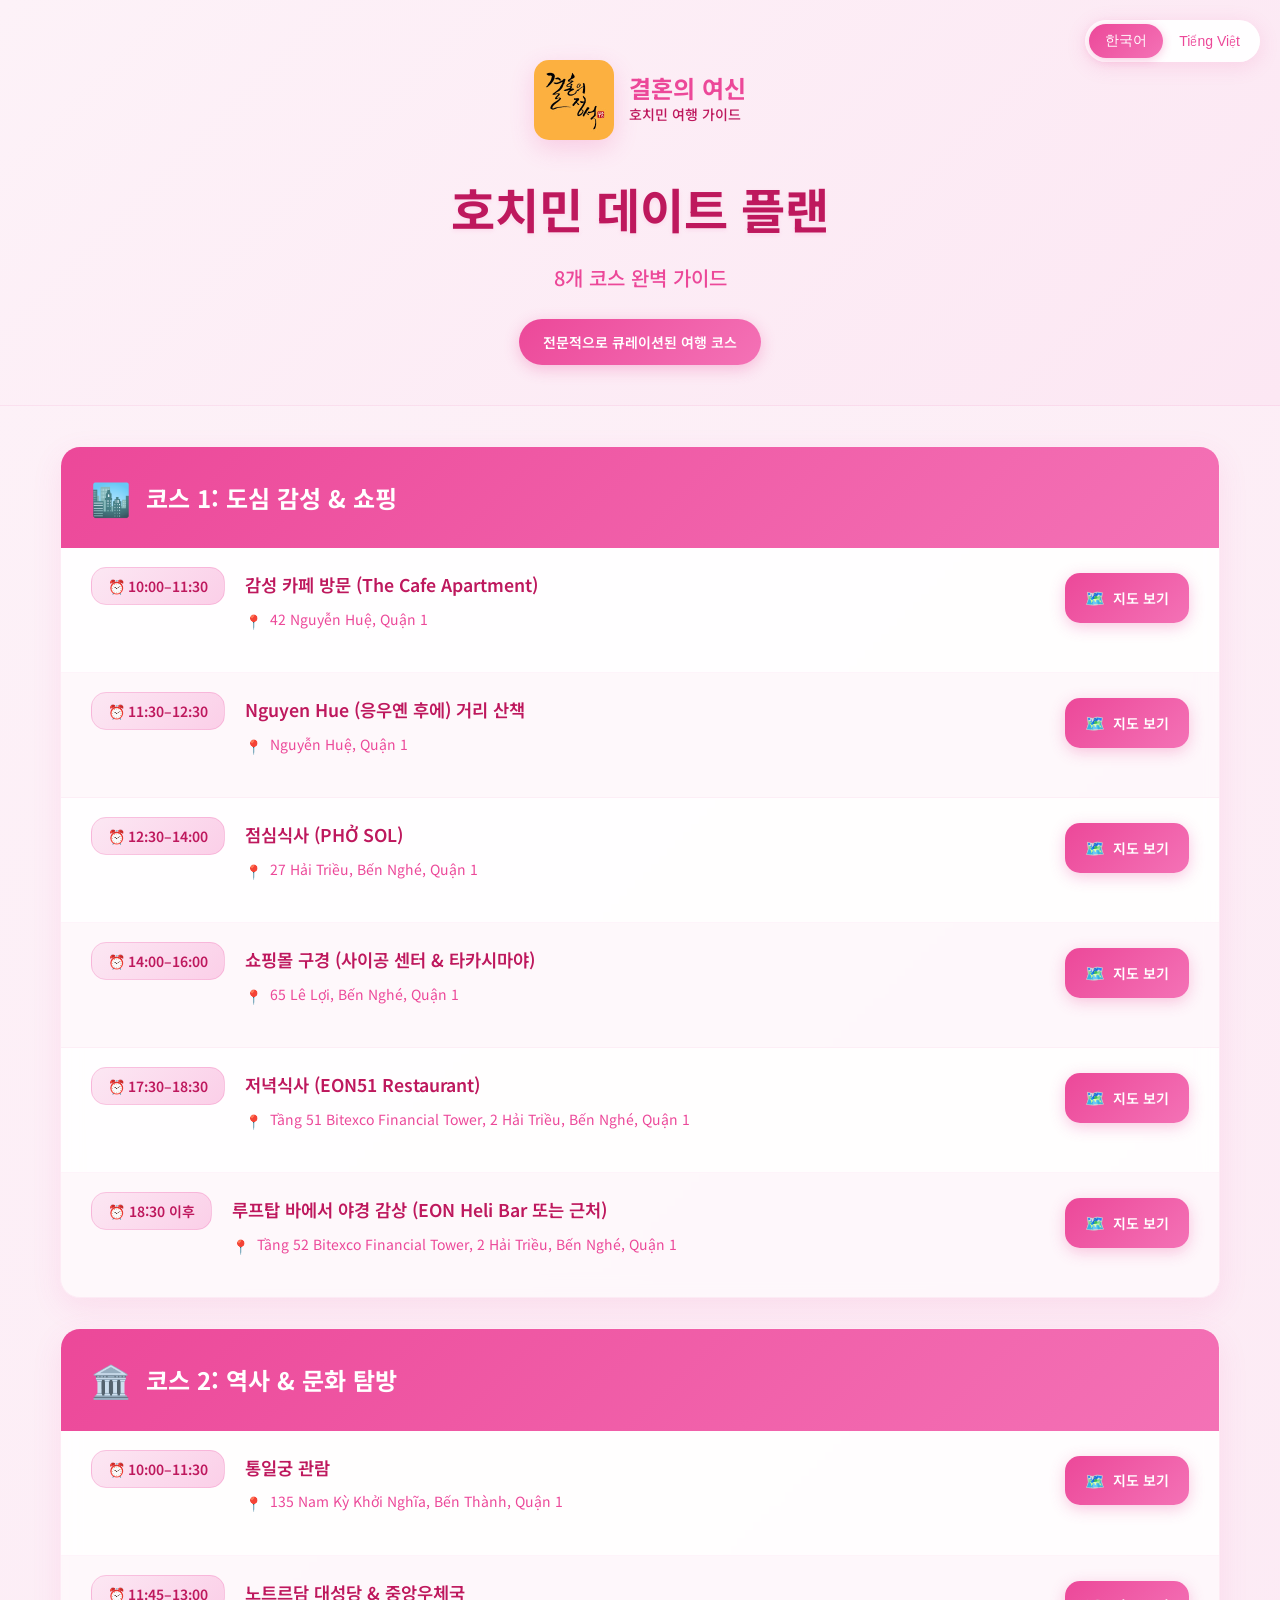
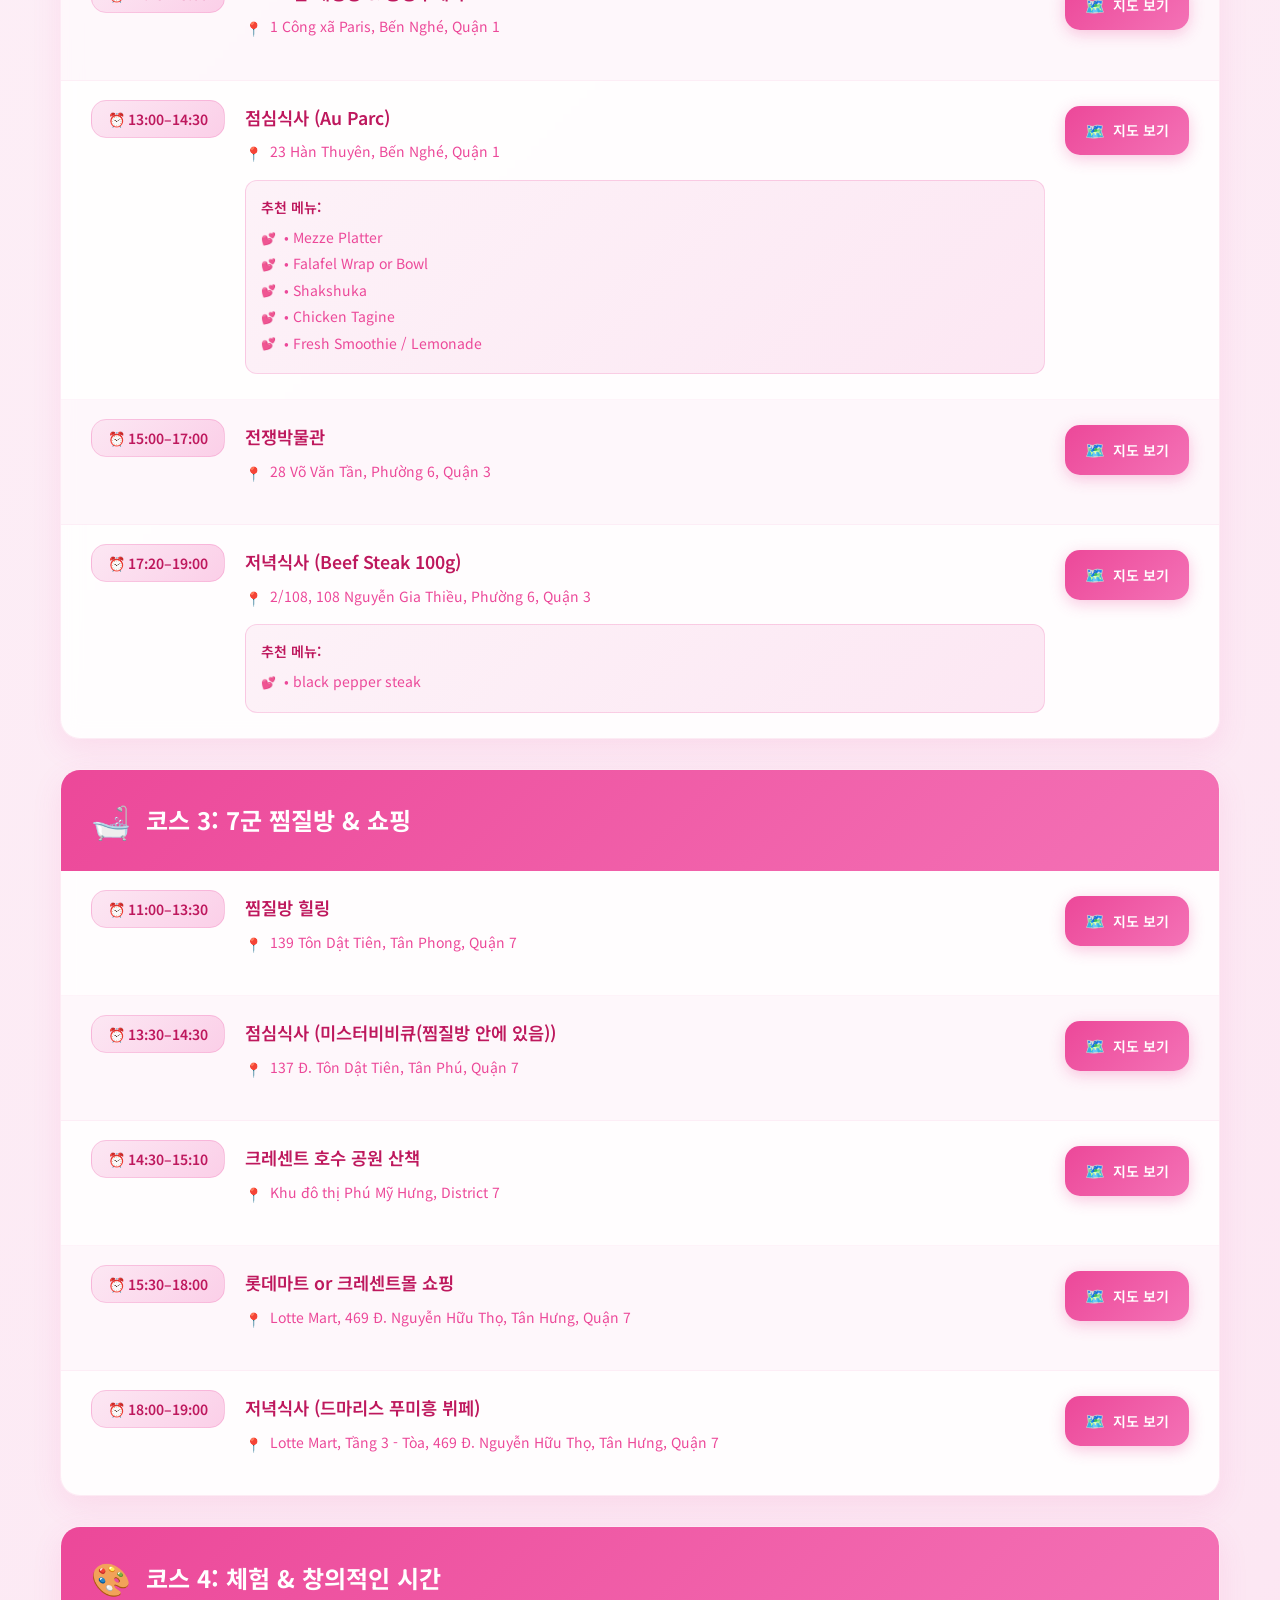
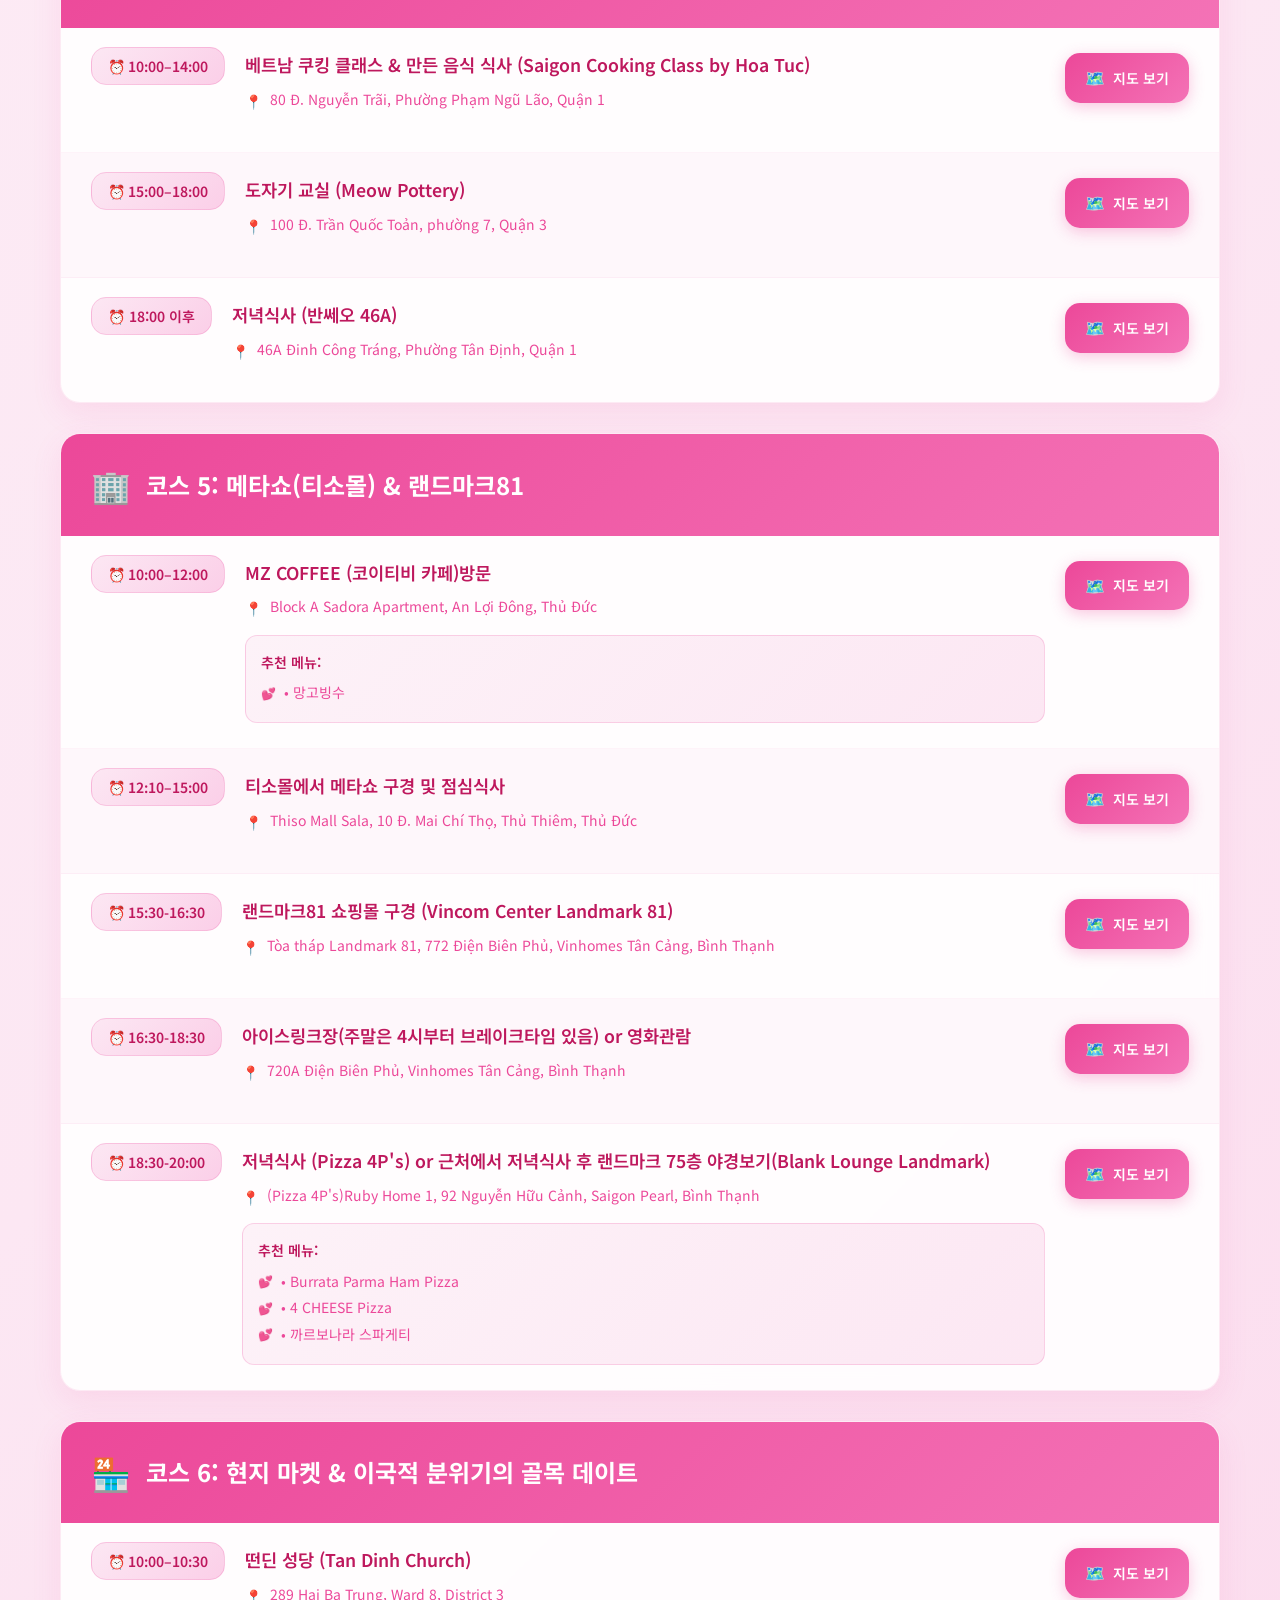
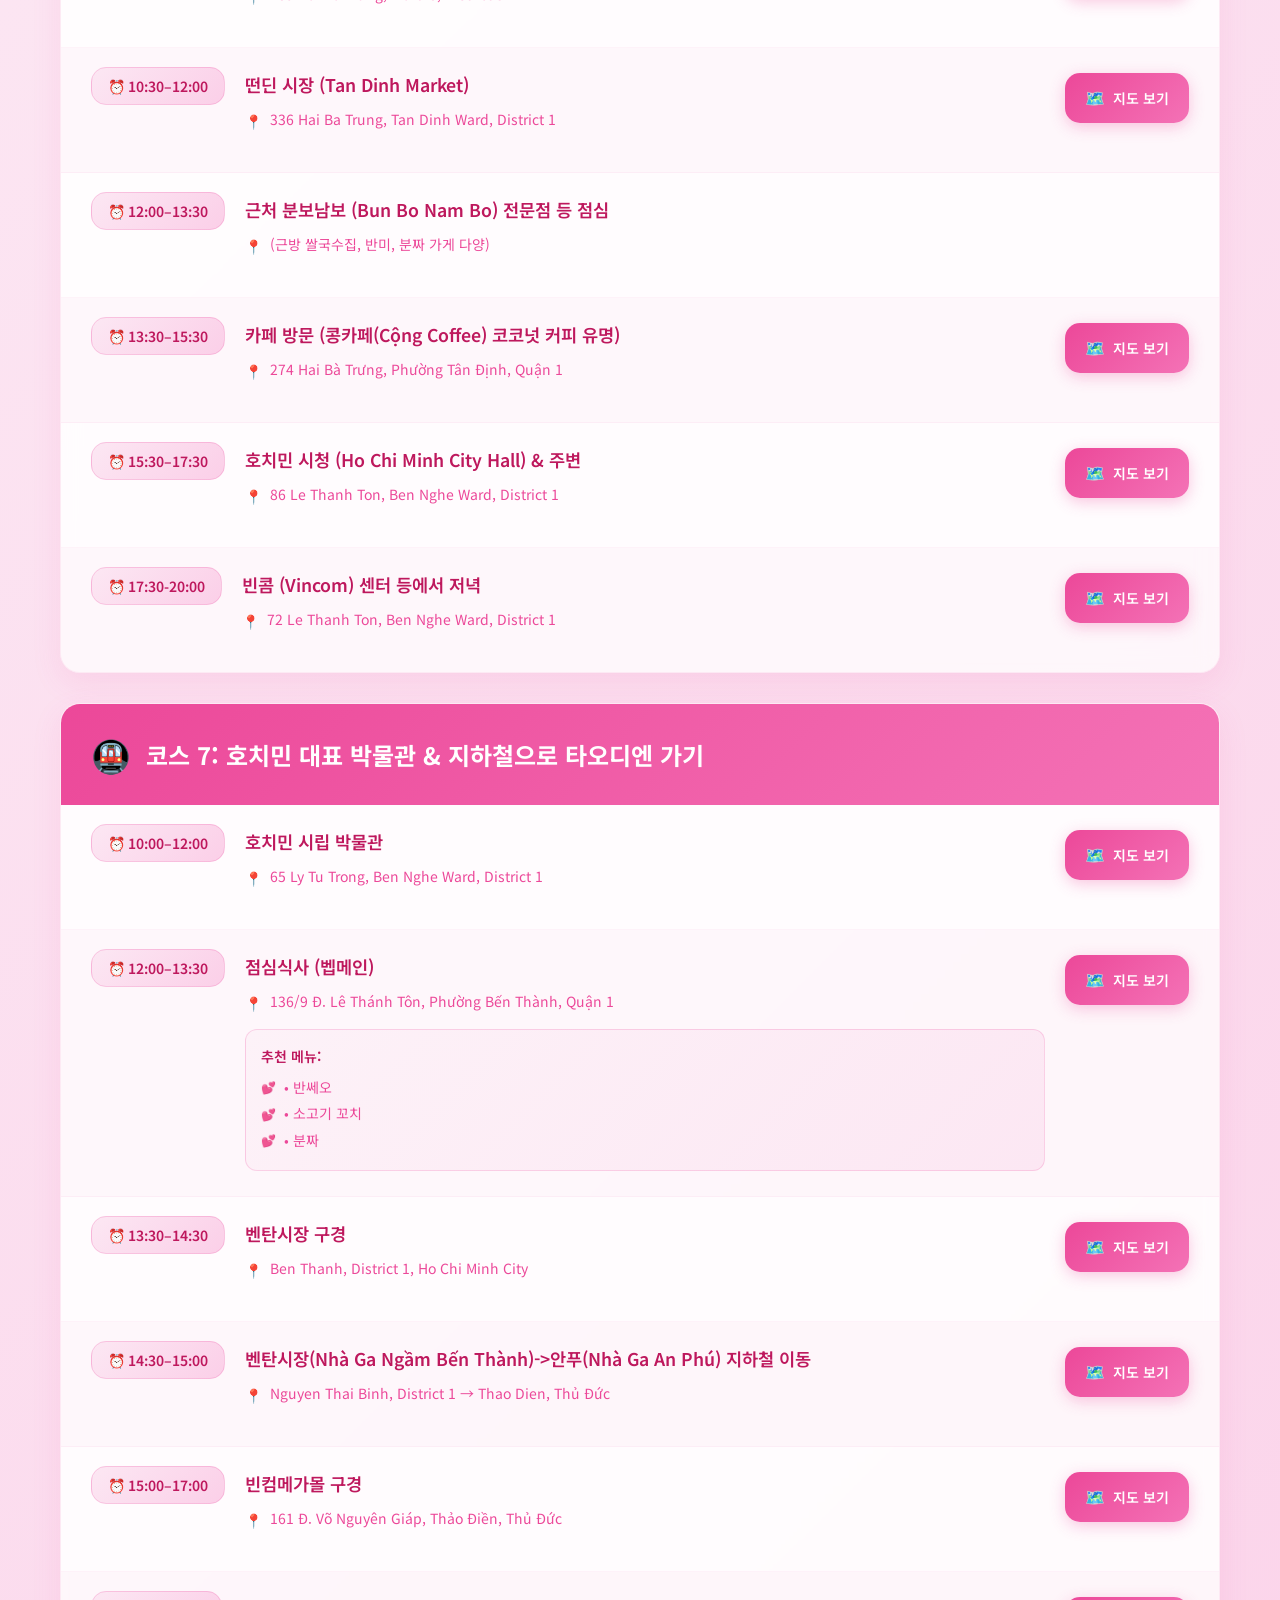
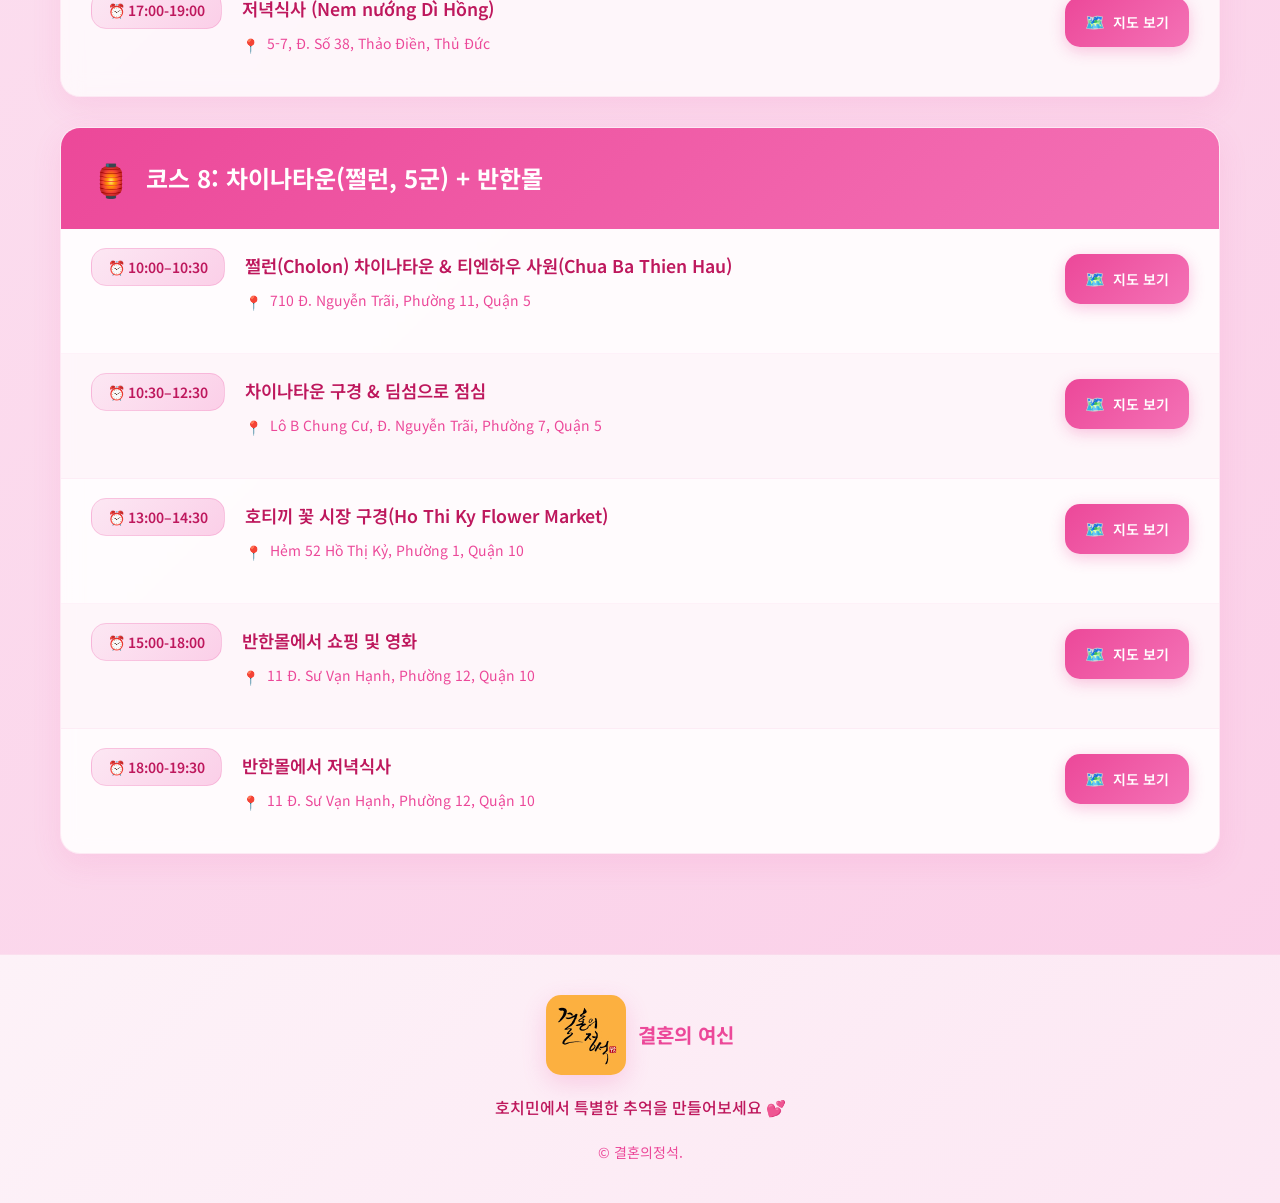
<file: travel-vn/index.html>
<!DOCTYPE html>
<html lang="ko">
<head>
  <meta charset="UTF-8" />
  <meta name="viewport" content="width=device-width, initial-scale=1.0"/>
  <title>호치민 데이트 플랜 - 전문 여행 가이드</title>
  <link href="https://fonts.googleapis.com/css2?family=Noto+Sans+KR:wght@300;400;500;600;700&family=Inter:wght@300;400;500;600;700&display=swap" rel="stylesheet">
  <link rel="stylesheet" href="styles.css">
</head>
<body>
  <div class="language-toggle">
    <button id="lang-ko" class="lang-btn active">한국어</button>
    <button id="lang-vi" class="lang-btn">Tiếng Việt</button>
  </div>

  <header class="header">
    <div class="container">
      <div class="header-content">
        <div class="logo-container">
          <div class="logo">
            <img src="/images/logo.jpg" alt="결혼의 여신 로고" class="logo-image" />
          </div>
          <div class="logo-text">
            <span class="brand-name" data-ko="결혼의 여신" data-vi="Hôn Nhân Quốc Tế">결혼의 여신</span>
            <span class="brand-subtitle" data-ko="호치민 여행 가이드" data-vi="Hướng dẫn du lịch TP.HCM">호치민 여행 가이드</span>
          </div>
        </div>
        
        <h1 class="header-title" data-ko="호치민 데이트 플랜" data-vi="Kế hoạch hẹn hò tại TP.HCM">호치민 데이트 플랜</h1>
        <p class="header-subtitle" data-ko="8개 코스 완벽 가이드" data-vi="8 lộ trình du lịch TP.HCM">8개 코스 완벽 가이드</p>
        <div class="header-badge">
          <span class="badge" data-ko="전문적으로 큐레이션된 여행 코스" data-vi="Lộ trình du lịch được tuyển chọn chuyên nghiệp">전문적으로 큐레이션된 여행 코스</span>
        </div>
      </div>
    </div>
  </header>

  <main class="main">
    <div class="container">
      <div class="courses-grid">
        
        <div class="course-card">
          <div class="course-header">
            <h2 class="course-title">
              <span class="course-icon">🏙️</span>
              <span data-ko="코스 1: 도심 감성 & 쇼핑" data-vi="Lộ trình 1: Cảm xúc đô thị & Mua sắm">코스 1: 도심 감성 & 쇼핑</span>
            </h2>
          </div>
          <div class="course-content">
            <div class="activity">
              <div class="activity-time">
                <span class="time-badge">⏰ 10:00–11:30</span>
              </div>
              <div class="activity-details">
                <h3 class="activity-title" data-ko="감성 카페 방문 (The Cafe Apartment)" data-vi="Thăm quán cà phê cảm xúc (The Cafe Apartment)">감성 카페 방문 (The Cafe Apartment)</h3>
                <div class="activity-address">
                  <span class="address-icon">📍</span>
                  <span>42 Nguyễn Huệ, Quận 1</span>
                </div>
              </div>
              <div class="activity-action">
                <a href="https://www.google.com/maps/place/The+Cafe+Apartment/@10.7740586,106.7041674,17z/data=!3m1!4b1!4m6!3m5!1s0x31752f0034f2823f:0xe52d2f447bcb65a7!8m2!3d10.7740586!4d106.7041674!16s%2Fg%2F11y46r2_1d?entry=ttu&g_ep=EgoyMDI1MDQxNi4xIKXMDSoASAFQAw%3D%3D" target="_blank" class="map-btn">
                  <span class="btn-icon">🗺️</span>
                  <span data-ko="지도 보기" data-vi="Xem bản đồ">지도 보기</span>
                </a>
              </div>
            </div>

            <div class="activity">
              <div class="activity-time">
                <span class="time-badge">⏰ 11:30–12:30</span>
              </div>
              <div class="activity-details">
                <h3 class="activity-title" data-ko="Nguyen Hue (응우옌 후에) 거리 산책" data-vi="Dạo bộ phố đi bộ Nguyễn Huệ">Nguyen Hue (응우옌 후에) 거리 산책</h3>
                <div class="activity-address">
                  <span class="address-icon">📍</span>
                  <span>Nguyễn Huệ, Quận 1</span>
                </div>
              </div>
              <div class="activity-action">
                <a href="https://www.google.co.kr/maps/place/Nguy%C3%AA%CC%83n+Hu%C3%AA%CC%A3,+B%E1%BA%BFn+Ngh%C3%A9,+Qu%E1%BA%ADn+1,+H%E1%BB%93+Ch%C3%AD+Minh,+%EB%B2%A0%ED%8A%B8%EB%82%A8/@10.7744176,106.7006698,17z/data=!4m14!1m7!3m6!1s0x31752f292b1104cd:0xafc3cbad9090898c!2z7J2R7Jqw7JiMIO2bhOyXkCDqtJHsnqU!8m2!3d10.7744176!4d106.7032447!16s%2Fg%2F11tmhtckyc!3m5!1s0x31752f46bf7d119d:0xebf6179d9abce572!8m2!3d10.7738223!4d106.7036509!16s%2Fg%2F11clt74722?hl=ko&entry=ttu&g_ep=EgoyMDI1MDQxNi4xIKXMDSoASAFQAw%3D%3D" target="_blank" class="map-btn">
                  <span class="btn-icon">🗺️</span>
                  <span data-ko="지도 보기" data-vi="Xem bản đồ">지도 보기</span>
                </a>
              </div>
            </div>

            <div class="activity">
              <div class="activity-time">
                <span class="time-badge">⏰ 12:30–14:00</span>
              </div>
              <div class="activity-details">
                <h3 class="activity-title" data-ko="점심식사 (PHỞ SOL)" data-vi="Ăn trưa (PHỞ SOL)">점심식사 (PHỞ SOL)</h3>
                <div class="activity-address">
                  <span class="address-icon">📍</span>
                  <span>27 Hải Triều, Bến Nghé, Quận 1</span>
                </div>
              </div>
              <div class="activity-action">
                <a href="https://www.google.co.kr/maps/place/PH%E1%BB%9E+SOL+-+Q1+(Ph%E1%BB%9F+%26+C%C3%A1c+M%C3%B3n+Ngon+T%E1%BB%AB+Ph%E1%BB%9F)/@10.7717092,106.7028458,17z/data=!4m14!1m7!3m6!1s0x31752f48d88c3da3:0xbd0b6eeb085c542c!2z64OQ7ZWt7J2R7Jio!8m2!3d10.7774178!4d106.6996655!16s%2Fg%2F1tyzwh69!3m5!1s0x31752fcd3af52e1f:0x16bda41d2ba47104!8m2!3d10.7717123!4d106.7050306!16s%2Fg%2F11s3gsch3j?hl=ko&entry=ttu&g_ep=EgoyMDI1MDQxNi4xIKXMDSoASAFQAw%3D%3D" target="_blank" class="map-btn">
                  <span class="btn-icon">🗺️</span>
                  <span data-ko="지도 보기" data-vi="Xem bản đồ">지도 보기</span>
                </a>
              </div>
            </div>

            <div class="activity">
              <div class="activity-time">
                <span class="time-badge">⏰ 14:00–16:00</span>
              </div>
              <div class="activity-details">
                <h3 class="activity-title" data-ko="쇼핑몰 구경 (사이공 센터 & 타카시마야)" data-vi="Tham quan trung tâm mua sắm (Saigon Center & Takashimaya)">쇼핑몰 구경 (사이공 센터 & 타카시마야)</h3>
                <div class="activity-address">
                  <span class="address-icon">📍</span>
                  <span>65 Lê Lợi, Bến Nghé, Quận 1</span>
                </div>
              </div>
              <div class="activity-action">
                <a href="https://www.google.co.kr/maps/place/%EC%82%AC%EC%9D%B4%EA%B3%B5+%EC%84%BC%ED%84%B0/@10.7733616,106.7005025,17z/data=!3m1!4b1!4m6!3m5!1s0x31752f4743648f3d:0x16ce95918cb14834!8m2!3d10.7733616!4d106.7005025!16s%2Fm%2F0cc7w3l?hl=ko&entry=ttu&g_ep=EgoyMDI1MDQxNi4xIKXMDSoASAFQAw%3D%3D" target="_blank" class="map-btn">
                  <span class="btn-icon">🗺️</span>
                  <span data-ko="지도 보기" data-vi="Xem bản đồ">지도 보기</span>
                </a>
              </div>
            </div>

            <div class="activity">
              <div class="activity-time">
                <span class="time-badge">⏰ 17:30–18:30</span>
              </div>
              <div class="activity-details">
                <h3 class="activity-title" data-ko="저녁식사 (EON51 Restaurant)" data-vi="Ăn tối (EON51 Restaurant)">저녁식사 (EON51 Restaurant)</h3>
                <div class="activity-address">
                  <span class="address-icon">📍</span>
                  <span>Tầng 51 Bitexco Financial Tower, 2 Hải Triều, Bến Nghé, Quận 1</span>
                </div>
              </div>
              <div class="activity-action">
                <a href="https://www.google.co.kr/maps/place/%EB%B9%84%ED%85%8D%EC%8A%A4%EC%BD%94+%ED%83%80%EC%9B%8C/@10.7717064,106.7043759,17z/data=!3m1!4b1!4m6!3m5!1s0x31752f3acf87eaeb:0xc969a1975f3be32a!8m2!3d10.7717064!4d106.7043759!16s%2Fm%2F026685n?hl=ko&entry=ttu&g_ep=EgoyMDI1MDQxNi4xIKXMDSoASAFQAw%3D%3D" target="_blank" class="map-btn">
                  <span class="btn-icon">🗺️</span>
                  <span data-ko="지도 보기" data-vi="Xem bản đồ">지도 보기</span>
                </a>
              </div>
            </div>

            <div class="activity">
              <div class="activity-time">
                <span class="time-badge" data-ko="⏰ 18:30 이후" data-vi="⏰ Sau 18:30">⏰ 18:30 이후</span>
              </div>
              <div class="activity-details">
                <h3 class="activity-title" data-ko="루프탑 바에서 야경 감상 (EON Heli Bar 또는 근처)" data-vi="Ngắm cảnh đêm tại quán bar trên tầng thượng (EON Heli Bar hoặc gần đó)">루프탑 바에서 야경 감상 (EON Heli Bar 또는 근처)</h3>
                <div class="activity-address">
                  <span class="address-icon">📍</span>
                  <span>Tầng 52 Bitexco Financial Tower, 2 Hải Triều, Bến Nghé, Quận 1</span>
                </div>
              </div>
              <div class="activity-action">
                <a href="https://www.google.co.kr/maps/place/%EB%B9%84%ED%85%8D%EC%8A%A4%EC%BD%94+%ED%83%80%EC%9B%8C/@10.7717064,106.7043759,17z/data=!3m1!4b1!4m6!3m5!1s0x31752f3acf87eaeb:0xc969a1975f3be32a!8m2!3d10.7717064!4d106.7043759!16s%2Fm%2F026685n?hl=ko&entry=ttu&g_ep=EgoyMDI1MDQxNi4xIKXMDSoASAFQAw%3D%3D" target="_blank" class="map-btn">
                  <span class="btn-icon">🗺️</span>
                  <span data-ko="지도 보기" data-vi="Xem bản đồ">지도 보기</span>
                </a>
              </div>
            </div>
          </div>
        </div>

        <div class="course-card">
          <div class="course-header">
            <h2 class="course-title">
              <span class="course-icon">🏛️</span>
              <span data-ko="코스 2: 역사 & 문화 탐방" data-vi="Lộ trình 2: Khám phá lịch sử & văn hóa">코스 2: 역사 & 문화 탐방</span>
            </h2>
          </div>
          <div class="course-content">
            <div class="activity">
              <div class="activity-time">
                <span class="time-badge">⏰ 10:00–11:30</span>
              </div>
              <div class="activity-details">
                <h3 class="activity-title" data-ko="통일궁 관람" data-vi="Tham quan Dinh Độc Lập">통일궁 관람</h3>
                <div class="activity-address">
                  <span class="address-icon">📍</span>
                  <span>135 Nam Kỳ Khởi Nghĩa, Bến Thành, Quận 1</span>
                </div>
              </div>
              <div class="activity-action">
                <a href="https://www.google.co.kr/maps/place/%EB%B2%A0%ED%8A%B8%EB%82%A8+%ED%86%B5%EC%9D%BC%EA%B6%81/@10.7769942,106.6927272,17z/data=!3m1!4b1!4m6!3m5!1s0x31752f385570472f:0x1787491df0ed8d6a!8m2!3d10.7769942!4d106.6953021!16zL20vMDk4NHg5!5m1!1e1?hl=ko&entry=ttu&g_ep=EgoyMDI1MDQxNi4xIKXMDSoASAFQAw%3D%3D" target="_blank" class="map-btn">
                  <span class="btn-icon">🗺️</span>
                  <span data-ko="지도 보기" data-vi="Xem bản đồ">지도 보기</span>
                </a>
              </div>
            </div>

            <div class="activity">
              <div class="activity-time">
                <span class="time-badge">⏰ 11:45–13:00</span>
              </div>
              <div class="activity-details">
                <h3 class="activity-title" data-ko="노트르담 대성당 & 중앙우체국" data-vi="Nhà thờ Đức Bà & Bưu điện Trung tâm">노트르담 대성당 & 중앙우체국</h3>
                <div class="activity-address">
                  <span class="address-icon">📍</span>
                  <span>1 Công xã Paris, Bến Nghé, Quận 1</span>
                </div>
              </div>
              <div class="activity-action">
                <a href="https://www.google.co.kr/maps/place/%ED%98%B8%EC%B9%98%EB%AF%BC+%EB%85%B8%ED%8A%B8%EB%A5%B4%EB%8B%B4+%EB%8C%80%EC%84%B1%EB%8B%B9/@10.7797855,106.696444,17z/data=!3m1!4b1!4m6!3m5!1s0x31752f37e6d82451:0xe84f59936ced5b45!8m2!3d10.7797855!4d106.6990189!16s%2Fm%2F027b16m!5m1!1e1?hl=ko&entry=ttu&g_ep=EgoyMDI1MDQxNi4xIKXMDSoASAFQAw%3D%3D" target="_blank" class="map-btn">
                  <span class="btn-icon">🗺️</span>
                  <span data-ko="지도 보기" data-vi="Xem bản đồ">지도 보기</span>
                </a>
              </div>
            </div>

            <div class="activity">
              <div class="activity-time">
                <span class="time-badge">⏰ 13:00–14:30</span>
              </div>
              <div class="activity-details">
                <h3 class="activity-title" data-ko="점심식사 (Au Parc)" data-vi="Ăn trưa (Au Parc)">점심식사 (Au Parc)</h3>
                <div class="activity-address">
                  <span class="address-icon">📍</span>
                  <span>23 Hàn Thuyên, Bến Nghé, Quận 1</span>
                </div>
                <div class="recommendations">
                  <h4 class="rec-title" data-ko="추천 메뉴:" data-vi="Món ăn đề xuất:">추천 메뉴:</h4>
                  <ul class="rec-list">
                    <li>• Mezze Platter</li>
                    <li>• Falafel Wrap or Bowl</li>
                    <li>• Shakshuka</li>
                    <li>• Chicken Tagine</li>
                    <li>• Fresh Smoothie / Lemonade</li>
                  </ul>
                </div>
              </div>
              <div class="activity-action">
                <a href="https://www.google.co.kr/maps/place/Au+Parc+Restaurant/@10.7788133,106.6980329,17z/data=!4m15!1m8!3m7!1s0x31752f378b86746f:0xe76dbec7a800633b!2zMjMgSMOgbiBUaHV5w6puLCBC4bq_biBOZ2jDqSwgUXXhuq1uIDEsIEjhu5MgQ2jDrSBNaW5oIDcwMDAwMCDrsqDtirjrgqg!3b1!8m2!3d10.7787276!4d106.6980638!16s%2Fg%2F11rg5yqyvk!3m5!1s0x31752f378c9f5bf3:0x7e1388eb0419e27a!8m2!3d10.7787276!4d106.6980638!16s%2Fg%2F1hc2zh7r9!5m1!1e1?hl=ko&entry=ttu&g_ep=EgoyMDI1MDQxNi4xIKXMDSoASAFQAw%3D%3D" target="_blank" class="map-btn">
                  <span class="btn-icon">🗺️</span>
                  <span data-ko="지도 보기" data-vi="Xem bản đồ">지도 보기</span>
                </a>
              </div>
            </div>

            <div class="activity">
              <div class="activity-time">
                <span class="time-badge">⏰ 15:00–17:00</span>
              </div>
              <div class="activity-details">
                <h3 class="activity-title" data-ko="전쟁박물관" data-vi="Bảo tàng Chứng tích Chiến tranh">전쟁박물관</h3>
                <div class="activity-address">
                  <span class="address-icon">📍</span>
                  <span>28 Võ Văn Tần, Phường 6, Quận 3</span>
                </div>
              </div>
              <div class="activity-action">
                <a href="https://www.google.co.kr/maps/place/%ED%98%B8%EC%B9%98%EB%AF%BC+%EC%A0%84%EC%9F%81%EB%B0%95%EB%AC%BC%EA%B4%80/@10.7795106,106.6895167,17z/data=!3m1!4b1!4m6!3m5!1s0x31752f30a23708cf:0x7cd94adf2b1474aa!8m2!3d10.7795106!4d106.6920916!16s%2Fm%2F02pt71k!5m1!1e1?hl=ko&entry=ttu&g_ep=EgoyMDI1MDQxNi4xIKXMDSoASAFQAw%3D%3D" target="_blank" class="map-btn">
                  <span class="btn-icon">🗺️</span>
                  <span data-ko="지도 보기" data-vi="Xem bản đồ">지도 보기</span>
                </a>
              </div>
            </div>

            <div class="activity">
              <div class="activity-time">
                <span class="time-badge">⏰ 17:20–19:00</span>
              </div>
              <div class="activity-details">
                <h3 class="activity-title" data-ko="저녁식사 (Beef Steak 100g)" data-vi="Ăn tối (Beef Steak 100g)">저녁식사 (Beef Steak 100g)</h3>
                <div class="activity-address">
                  <span class="address-icon">📍</span>
                  <span>2/108, 108 Nguyễn Gia Thiều, Phường 6, Quận 3</span>
                </div>
                <div class="recommendations">
                  <h4 class="rec-title" data-ko="추천 메뉴:" data-vi="Món ăn đề xuất:">추천 메뉴:</h4>
                  <ul class="rec-list">
                    <li data-ko="• black pepper steak" data-vi="• Bít tết tiêu đen">• black pepper steak</li>
                  </ul>
                </div>
              </div>
              <div class="activity-action">
                <a href="https://www.google.co.kr/maps/place/Beef+Steak+100g/@10.7791207,106.689479,18z/data=!4m14!1m7!3m6!1s0x31752f378dabe5db:0x635cd76f30bd0737!2sPropaganda+Vietnamese+Bistro!8m2!3d10.7787806!4d106.6981583!16s%2Fg%2F1pyqmjd_t!3m5!1s0x31752fa3d7b3cc6b:0x673b871a8ebf2d0c!8m2!3d10.7792289!4d106.6895824!16s%2Fg%2F11h5lh86hs!5m1!1e1?hl=ko&entry=ttu&g_ep=EgoyMDI1MDQxNi4xIKXMDSoASAFQAw%3D%3D" target="_blank" class="map-btn">
                  <span class="btn-icon">🗺️</span>
                  <span data-ko="지도 보기" data-vi="Xem bản đồ">지도 보기</span>
                </a>
              </div>
            </div>
          </div>
        </div>

        <div class="course-card">
          <div class="course-header">
            <h2 class="course-title">
              <span class="course-icon">🛁</span>
              <span data-ko="코스 3: 7군 찜질방 & 쇼핑" data-vi="Lộ trình 3: Jjimjilbang Quận 7 & Mua sắm">코스 3: 7군 찜질방 & 쇼핑</span>
            </h2>
          </div>
          <div class="course-content">
            <div class="activity">
              <div class="activity-time">
                <span class="time-badge">⏰ 11:00–13:30</span>
              </div>
              <div class="activity-details">
                <h3 class="activity-title" data-ko="찜질방 힐링" data-vi="Thư giãn tại Jjimjilbang">찜질방 힐링</h3>
                <div class="activity-address">
                  <span class="address-icon">📍</span>
                  <span>139 Tôn Dật Tiên, Tân Phong, Quận 7</span>
                </div>
              </div>
              <div class="activity-action">
                <a href="https://www.google.co.kr/maps/place/%EA%B3%A8%EB%93%A0+%EB%A1%9C%ED%84%B0%EC%8A%A4+%EC%B0%9C%EC%A7%88%EB%B0%A9+(%ED%91%B8%EB%AF%B8%ED%9D%A5)/@10.7234559,106.7133899,17z/data=!3m1!4b1!4m6!3m5!1s0x31752ff2c61c2c83:0x53f8bf6a0e6a6495!8m2!3d10.7234559!4d106.7159648!16s%2Fg%2F1pp2tj11g!5m1!1e1?hl=ko&entry=ttu&g_ep=EgoyMDI1MDQyMi4wIKXMDSoASAFQAw%3D%3D" target="_blank" class="map-btn">
                  <span class="btn-icon">🗺️</span>
                  <span data-ko="지도 보기" data-vi="Xem bản đồ">지도 보기</span>
                </a>
              </div>
            </div>

            <div class="activity">
              <div class="activity-time">
                <span class="time-badge">⏰ 13:30–14:30</span>
              </div>
              <div class="activity-details">
                <h3 class="activity-title" data-ko="점심식사 (미스터비비큐(찜질방 안에 있음))" data-vi="Ăn trưa (Mr. BBQ - trong Jjimjilbang)">점심식사 (미스터비비큐(찜질방 안에 있음))</h3>
                <div class="activity-address">
                  <span class="address-icon">📍</span>
                  <span>137 Đ. Tôn Dật Tiên, Tân Phú, Quận 7</span>
                </div>
              </div>
              <div class="activity-action">
                <a href="https://www.google.co.kr/maps/place/%EB%AF%B8%EC%8A%A4%ED%84%B0%EB%B9%84%EB%B9%84%ED%81%90/@10.7234184,106.7135646,17z/data=!3m1!4b1!4m6!3m5!1s0x31752ff2c8924049:0xf86c44bf4ea6ca3!8m2!3d10.7234184!4d106.7161395!16s%2Fg%2F11b67f6cyw!5m1!1e1?hl=ko&entry=ttu&g_ep=EgoyMDI1MDQyMi4wIKXMDSoASAFQAw%3D%3D" target="_blank" class="map-btn">
                  <span class="btn-icon">🗺️</span>
                  <span data-ko="지도 보기" data-vi="Xem bản đồ">지도 보기</span>
                </a>
              </div>
            </div>

            <div class="activity">
              <div class="activity-time">
                <span class="time-badge">⏰ 14:30–15:10</span>
              </div>
              <div class="activity-details">
                <h3 class="activity-title" data-ko="크레센트 호수 공원 산책" data-vi="Dạo bộ Công viên Hồ Crescent">크레센트 호수 공원 산책</h3>
                <div class="activity-address">
                  <span class="address-icon">📍</span>
                  <span>Khu đô thị Phú Mỹ Hưng, District 7</span>
                </div>
              </div>
              <div class="activity-action">
                <a href="https://www.google.co.kr/maps/place/%ED%81%AC%EB%A0%88%EC%84%BC%ED%8A%B8+%ED%98%B8%EC%88%98+%EA%B3%B5%EC%9B%90/@10.7255413,106.7144843,17z/data=!4m6!3m5!1s0x31752f8c70642853:0xdf7b4c8156672df6!8m2!3d10.7255424!4d106.7170581!16s%2Fg%2F1td0qcr9!5m1!1e1?hl=ko&entry=ttu&g_ep=EgoyMDI1MDQyMi4wIKXMDSoASAFQAw%3D%3D" target="_blank" class="map-btn">
                  <span class="btn-icon">🗺️</span>
                  <span data-ko="지도 보기" data-vi="Xem bản đồ">지도 보기</span>
                </a>
              </div>
            </div>

            <div class="activity">
              <div class="activity-time">
                <span class="time-badge">⏰ 15:30–18:00</span>
              </div>
              <div class="activity-details">
                <h3 class="activity-title" data-ko="롯데마트 or 크레센트몰 쇼핑" data-vi="Mua sắm tại Lotte Mart hoặc Crescent Mall">롯데마트 or 크레센트몰 쇼핑</h3>
                <div class="activity-address">
                  <span class="address-icon">📍</span>
                  <span>Lotte Mart, 469 Đ. Nguyễn Hữu Thọ, Tân Hưng, Quận 7</span>
                </div>
              </div>
              <div class="activity-action">
                <a href="https://www.google.co.kr/maps/place/%EB%A1%AF%EB%8D%B0%EB%A7%88%ED%8A%B8/@10.7409449,106.6974312,17z/data=!4m10!1m2!2m1!1z66Gv642w66eI7Yq4IA!3m6!1s0x31752f9f2353ffb9:0x6ab49da47594ce7b!8m2!3d10.7409449!4d106.7018086!15sCgzroa_rjbDrp4jtirgiA4gBAVoPIg3roa_rjbAg66eI7Yq4kgELaHlwZXJtYXJrZXSqAUgQASoRIg3roa_rjbAg66eI7Yq4KAkyHhABIhqR2_A6nW6hJNjANOu0LKCd-OWd1rDEdQI9vTIREAIiDeuhr-uNsCDrp4jtirjgAQA!16s%2Fg%2F1th0kd4m!5m1!1e1?hl=ko&entry=ttu&g_ep=EgoyMDI1MDQyMi4wIKXMDSoASAFQAw%3D%3D" target="_blank" class="map-btn">
                  <span class="btn-icon">🗺️</span>
                  <span data-ko="지도 보기" data-vi="Xem bản đồ">지도 보기</span>
                </a>
              </div>
            </div>

            <div class="activity">
              <div class="activity-time">
                <span class="time-badge">⏰ 18:00–19:00</span>
              </div>
              <div class="activity-details">
                <h3 class="activity-title" data-ko="저녁식사 (드마리스 푸미흥 뷔페)" data-vi="Ăn tối (Buffet D'Maris Phú Mỹ Hưng)">저녁식사 (드마리스 푸미흥 뷔페)</h3>
                <div class="activity-address">
                  <span class="address-icon">📍</span>
                  <span>Lotte Mart, Tầng 3 - Tòa, 469 Đ. Nguyễn Hữu Thọ, Tân Hưng, Quận 7</span>
                </div>
              </div>
              <div class="activity-action">
                <a href="https://www.google.co.kr/maps/place/%EB%93%9C%EB%A7%88%EB%A6%AC%EC%8A%A4+%ED%91%B8%EB%AF%B8%ED%9D%A5+%EB%B7%94%ED%8E%98/@10.7412671,106.6992362,17z/data=!3m1!4b1!4m6!3m5!1s0x31752f9f3dca0849:0xbc2310161c791201!8m2!3d10.7412671!4d106.7018111!16s%2Fg%2F11f2w6hfpf!5m1!1e1?hl=ko&entry=ttu&g_ep=EgoyMDI1MDQyMi4wIKXMDSoASAFQAw%3D%3D" target="_blank" class="map-btn">
                  <span class="btn-icon">🗺️</span>
                  <span data-ko="지도 보기" data-vi="Xem bản đồ">지도 보기</span>
                </a>
              </div>
            </div>
          </div>
        </div>

        <div class="course-card">
          <div class="course-header">
            <h2 class="course-title">
              <span class="course-icon">🎨</span>
              <span data-ko="코스 4: 체험 & 창의적인 시간" data-vi="Lộ trình 4: Trải nghiệm & Thời gian sáng tạo">코스 4: 체험 & 창의적인 시간</span>
            </h2>
          </div>
          <div class="course-content">
            <div class="activity">
              <div class="activity-time">
                <span class="time-badge">⏰ 10:00–14:00</span>
              </div>
              <div class="activity-details">
                <h3 class="activity-title" data-ko="베트남 쿠킹 클래스 & 만든 음식 식사 (Saigon Cooking Class by Hoa Tuc)" data-vi="Lớp học nấu ăn Việt Nam & Thưởng thức món ăn tự làm (Saigon Cooking Class by Hoa Tuc)">베트남 쿠킹 클래스 & 만든 음식 식사 (Saigon Cooking Class by Hoa Tuc)</h3>
                <div class="activity-address">
                  <span class="address-icon">📍</span>
                  <span>80 Đ. Nguyễn Trãi, Phường Phạm Ngũ Lão, Quận 1</span>
                </div>
              </div>
              <div class="activity-action">
                <a href="https://www.google.co.kr/maps/place/Saigon+Cooking+Class/@10.7703609,106.6889335,17z/data=!3m1!4b1!4m6!3m5!1s0x31752f4627fbb563:0x92b4d1c13681f44f!8m2!3d10.7703609!4d106.6915084!16s%2Fg%2F1tcxrr1k!5m1!1e1?hl=ko&entry=ttu&g_ep=EgoyMDI1MDQxNi4xIKXMDSoASAFQAw%3D%3D" target="_blank" class="map-btn">
                  <span class="btn-icon">🗺️</span>
                  <span data-ko="지도 보기" data-vi="Xem bản đồ">지도 보기</span>
                </a>
              </div>
            </div>

            <div class="activity">
              <div class="activity-time">
                <span class="time-badge">⏰ 15:00–18:00</span>
              </div>
              <div class="activity-details">
                <h3 class="activity-title" data-ko="도자기 교실 (Meow Pottery)" data-vi="Lớp học gốm sứ (Meow Pottery)">도자기 교실 (Meow Pottery)</h3>
                <div class="activity-address">
                  <span class="address-icon">📍</span>
                  <span>100 Đ. Trần Quốc Toản, phường 7, Quận 3</span>
                </div>
              </div>
              <div class="activity-action">
                <a href="https://www.google.co.kr/maps/place/Meow+Pottery/@10.7858628,106.6697699,15z/data=!4m10!1m2!2m1!1zSOG7kyBDaMOtIE1pbmgsIEhvIENoaSBNaW5oIENpdHnso7zrs4Bwb3R0ZXJ5IGNsYXNz!3m6!1s0x31752f2aa724cf8d:0xa06168b33395ad28!8m2!3d10.7858628!4d106.6872794!15sCjNI4buTIENow60gTWluaCwgSG8gQ2hpIE1pbmggQ2l0eeyjvOuzgHBvdHRlcnkgY2xhc3NaNiI0aOG7kyBjaMOtIG1pbmggaG8gY2hpIG1pbmggY2l0eSDso7zrs4AgcG90dGVyeSBjbGFzc5IBD3BvdHRlcnlfY2xhc3Nlc-ABAA!16s%2Fg%2F11dfjys9b0!5m1!1e1?hl=ko&entry=ttu&g_ep=EgoyMDI1MDQxNi4xIKXMDSoASAFQAw%3D%3D" target="_blank" class="map-btn">
                  <span class="btn-icon">🗺️</span>
                  <span data-ko="지도 보기" data-vi="Xem bản đồ">지도 보기</span>
                </a>
              </div>
            </div>

            <div class="activity">
              <div class="activity-time">
                <span class="time-badge" data-ko="⏰ 18:00 이후" data-vi="⏰ Sau 18:00">⏰ 18:00 이후</span>
              </div>
              <div class="activity-details">
                <h3 class="activity-title" data-ko="저녁식사 (반쎄오 46A)" data-vi="Ăn tối (Bánh xèo 46A)">저녁식사 (반쎄오 46A)</h3>
                <div class="activity-address">
                  <span class="address-icon">📍</span>
                  <span>46A Đinh Công Tráng, Phường Tân Định, Quận 1</span>
                </div>
              </div>
              <div class="activity-action">
                <a href="https://www.google.co.kr/maps/place/%EB%B0%98%EC%8E%84%EC%98%A4+46A/@10.7895674,106.6851523,16z/data=!4m16!1m8!2m7!1z7J2M7Iud7KCQ!3m5!2sMeow+Pottery!3s0x31752f2aa724cf8d:0xa06168b33395ad28!4m2!1d106.6872705!2d10.7858685!3m6!1s0x31752f4df5510a3b:0x49001151a09b55ed!8m2!3d10.7895674!4d106.6913428!15sCgnsnYzsi53soJBaCyIJ7J2M7Iud7KCQkgEVdmlldG5hbWVzZV9yZXN0YXVyYW504AEA!16s%2Fg%2F11j8tdnd3k!5m1!1e1?hl=ko&entry=ttu&g_ep=EgoyMDI1MDQxNi4xIKXMDSoASAFQAw%3D%3D" target="_blank" class="map-btn">
                  <span class="btn-icon">🗺️</span>
                  <span data-ko="지도 보기" data-vi="Xem bản đồ">지도 보기</span>
                </a>
              </div>
            </div>
          </div>
        </div>

        <div class="course-card">
          <div class="course-header">
            <h2 class="course-title">
              <span class="course-icon">🏢</span>
              <span data-ko="코스 5: 메타쇼(티소몰) & 랜드마크81" data-vi="Lộ trình 5: Meta Show (Thiso Mall) & Landmark 81">코스 5: 메타쇼(티소몰) & 랜드마크81</span>
            </h2>
          </div>
          <div class="course-content">
            <div class="activity">
              <div class="activity-time">
                <span class="time-badge">⏰ 10:00–12:00</span>
              </div>
              <div class="activity-details">
                <h3 class="activity-title" data-ko="MZ COFFEE (코이티비 카페)방문" data-vi="Thăm MZ COFFEE (Quán cà phê Coi TV)">MZ COFFEE (코이티비 카페)방문</h3>
                <div class="activity-address">
                  <span class="address-icon">📍</span>
                  <span>Block A Sadora Apartment, An Lợi Đông, Thủ Đức</span>
                </div>
                <div class="recommendations">
                  <h4 class="rec-title" data-ko="추천 메뉴:" data-vi="Món ăn đề xuất:">추천 메뉴:</h4>
                  <ul class="rec-list">
                    <li data-ko="• 망고빙수" data-vi="• Bingsu xoài">• 망고빙수</li>
                  </ul>
                </div>
              </div>
              <div class="activity-action">
                <a href="https://www.google.co.kr/maps/place/MZ+COFFEE/@10.7758478,106.7240891,20.5z/data=!4m14!1m7!3m6!1s0x31752f0007b7da9d:0x5db0e13432d4f08f!2sMeta+Show!8m2!3d10.7715689!4d106.7213094!16s%2Fg%2F11y411s56g!3m5!1s0x3175250056fd7fbb:0x6994de7d1a3473ea!8m2!3d10.7760633!4d106.7241577!16s%2Fg%2F11vm1l0pg0?hl=ko&entry=ttu&g_ep=EgoyMDI1MDQyMC4wIKXMDSoASAFQAw%3D%3D" target="_blank" class="map-btn">
                  <span class="btn-icon">🗺️</span>
                  <span data-ko="지도 보기" data-vi="Xem bản đồ">지도 보기</span>
                </a>
              </div>
            </div>

            <div class="activity">
              <div class="activity-time">
                <span class="time-badge">⏰ 12:10–15:00</span>
              </div>
              <div class="activity-details">
                <h3 class="activity-title" data-ko="티소몰에서 메타쇼 구경 및 점심식사" data-vi="Xem Meta Show tại Thiso Mall và ăn trưa">티소몰에서 메타쇼 구경 및 점심식사</h3>
                <div class="activity-address">
                  <span class="address-icon">📍</span>
                  <span>Thiso Mall Sala, 10 Đ. Mai Chí Thọ, Thủ Thiêm, Thủ Đức</span>
                </div>
              </div>
              <div class="activity-action">
                <a href="https://www.google.co.kr/maps/place/Meta+Show/@10.7717625,106.7218053,19.75z/data=!4m6!3m5!1s0x31752f0007b7da9d:0x5db0e13432d4f08f!8m2!3d10.7715689!4d106.7213094!16s%2Fg%2F11y411s56g?hl=ko&entry=ttu&g_ep=EgoyMDI1MDQyMC4wIKXMDSoASAFQAw%3D%3D" target="_blank" class="map-btn">
                  <span class="btn-icon">🗺️</span>
                  <span data-ko="지도 보기" data-vi="Xem bản đồ">지도 보기</span>
                </a>
              </div>
            </div>

            <div class="activity">
              <div class="activity-time">
                <span class="time-badge">⏰ 15:30-16:30</span>
              </div>
              <div class="activity-details">
                <h3 class="activity-title" data-ko="랜드마크81 쇼핑몰 구경 (Vincom Center Landmark 81)" data-vi="Tham quan trung tâm mua sắm Landmark 81 (Vincom Center Landmark 81)">랜드마크81 쇼핑몰 구경 (Vincom Center Landmark 81)</h3>
                <div class="activity-address">
                  <span class="address-icon">📍</span>
                  <span>Tòa tháp Landmark 81, 772 Điện Biên Phủ, Vinhomes Tân Cảng, Bình Thạnh</span>
                </div>
              </div>
              <div class="activity-action">
                <a href="https://www.google.co.kr/maps/place/Vincom+Center+Landmark+81/@10.7948033,106.7212633,19.49z/data=!4m10!1m2!2m1!1z656c65Oc66eI7YGsODEg67mI7Lu07IS87YSw!3m6!1s0x3175299539cf7e63:0x1f1743620b628219!8m2!3d10.7951952!4d106.7217674!15sChvrnpzrk5zrp4jtgaw4MSDruYjsu7TshLzthLBaICIe656c65OcIOuniO2BrCA4MSDruYjsu7Qg7IS87YSwkgEPYnVzaW5lc3NfY2VudGVy4AEA!16s%2Fg%2F11vy__w_jn?hl=ko&entry=ttu&g_ep=EgoyMDI1MDQyMC4wIKXMDSoASAFQAw%3D%3D" target="_blank" class="map-btn">
                  <span class="btn-icon">🗺️</span>
                  <span data-ko="지도 보기" data-vi="Xem bản đồ">지도 보기</span>
                </a>
              </div>
            </div>

            <div class="activity">
              <div class="activity-time">
                <span class="time-badge">⏰ 16:30-18:30</span>
              </div>
              <div class="activity-details">
                <h3 class="activity-title" data-ko="아이스링크장(주말은 4시부터 브레이크타임 있음) or 영화관람" data-vi="Sân trượt băng (cuối tuần có giờ nghỉ từ 4h) hoặc xem phim">아이스링크장(주말은 4시부터 브레이크타임 있음) or 영화관람</h3>
                <div class="activity-address">
                  <span class="address-icon">📍</span>
                  <span>720A Điện Biên Phủ, Vinhomes Tân Cảng, Bình Thạnh</span>
                </div>
              </div>
              <div class="activity-action">
                <a href="https://www.google.co.kr/maps/place/%EB%B9%88%EC%BD%A4+%EC%95%84%EC%9D%B4%EC%8A%A4%EB%A7%81%ED%81%AC/@10.7947283,106.7213796,19.49z/data=!4m10!1m2!2m1!1z656c65Oc66eI7YGsODEg67mI7Lu07IS87YSw!3m6!1s0x3175290b3825ff61:0xd12e5b806acbedda!8m2!3d10.7949897!4d106.7219169!15sChvrnpzrk5zrp4jtgaw4MSDruYjsu7TshLzthLBaICIe656c65OcIOuniO2BrCA4MSDruYjsu7Qg7IS87YSwkgEQaWNlX3NrYXRpbmdfcmlua-ABAA!16s%2Fg%2F11h7b2yc6k?hl=ko&entry=ttu&g_ep=EgoyMDI1MDQyMC4wIKXMDSoASAFQAw%3D%3D" target="_blank" class="map-btn">
                  <span class="btn-icon">🗺️</span>
                  <span data-ko="지도 보기" data-vi="Xem bản đồ">지도 보기</span>
                </a>
              </div>
            </div>

            <div class="activity">
              <div class="activity-time">
                <span class="time-badge">⏰ 18:30-20:00</span>
              </div>
              <div class="activity-details">
                <h3 class="activity-title" data-ko="저녁식사 (Pizza 4P's) or 근처에서 저녁식사 후 랜드마크 75층 야경보기(Blank Lounge Landmark)" data-vi="Ăn tối (Pizza 4P's) hoặc ăn tối gần đó rồi ngắm cảnh đêm tầng 75 Landmark (Blank Lounge Landmark)">저녁식사 (Pizza 4P's) or 근처에서 저녁식사 후 랜드마크 75층 야경보기(Blank Lounge Landmark)</h3>
                <div class="activity-address">
                  <span class="address-icon">📍</span>
                  <span>(Pizza 4P's)Ruby Home 1, 92 Nguyễn Hữu Cảnh, Saigon Pearl, Bình Thạnh</span>
                </div>
                <div class="recommendations">
                  <h4 class="rec-title" data-ko="추천 메뉴:" data-vi="Món ăn đề xuất:">추천 메뉴:</h4>
                  <ul class="rec-list">
                    <li>• Burrata Parma Ham Pizza</li>
                    <li>• 4 CHEESE Pizza</li>
                    <li data-ko="• 까르보나라 스파게티" data-vi="• Spaghetti Carbonara">• 까르보나라 스파게티</li>
                  </ul>
                </div>
              </div>
              <div class="activity-action">
                <a href="https://www.google.co.kr/maps/place/%ED%94%BC%EC%9E%90+4P's+-+%EC%82%AC%EC%9D%B4%EA%B3%B5%ED%8E%84/@10.7904721,106.7235215,15.25z/data=!4m15!1m8!3m7!1s0x317529cbd33b4df9:0x39d3bd05b8fb6400!2z7ZS87J6QIDRQJ3MgLSDsgqzsnbTqs7XtjoQ!8m2!3d10.7895881!4d106.7207971!10e9!16s%2Fg%2F11j4bztbyl!3m5!1s0x317529cbd33b4df9:0x39d3bd05b8fb6400!8m2!3d10.7895881!4d106.7207971!16s%2Fg%2F11j4bztbyl!5m1!1e1?hl=ko&entry=ttu&g_ep=EgoyMDI1MDQxNi4xIKXMDSoASAFQAw%3D%3D" target="_blank" class="map-btn">
                  <span class="btn-icon">🗺️</span>
                  <span data-ko="지도 보기" data-vi="Xem bản đồ">지도 보기</span>
                </a>
              </div>
            </div>
          </div>
        </div>

        <div class="course-card">
          <div class="course-header">
            <h2 class="course-title">
              <span class="course-icon">🏪</span>
              <span data-ko="코스 6: 현지 마켓 & 이국적 분위기의 골목 데이트" data-vi="Lộ trình 6: Chợ địa phương & Hẹn hò trong không gian lạ mắt">코스 6: 현지 마켓 & 이국적 분위기의 골목 데이트</span>
            </h2>
          </div>
          <div class="course-content">
            <div class="activity">
              <div class="activity-time">
                <span class="time-badge">⏰ 10:00–10:30</span>
              </div>
              <div class="activity-details">
                <h3 class="activity-title" data-ko="떤딘 성당 (Tan Dinh Church)" data-vi="Nhà thờ Tân Định (Tan Dinh Church)">떤딘 성당 (Tan Dinh Church)</h3>
                <div class="activity-address">
                  <span class="address-icon">📍</span>
                  <span>289 Hai Ba Trung, Ward 8, District 3</span>
                </div>
              </div>
              <div class="activity-action">
                <a href="https://www.google.co.kr/maps/place/%EB%96%A4%EB%94%98%EC%84%B1%EB%8B%B9(%ED%95%91%ED%81%AC%EC%84%B1%EB%8B%B9)/@10.7883359,106.688104,17z/data=!3m1!4b1!4m6!3m5!1s0x31752f3320a1f467:0x78bb00536c22b982!8m2!3d10.7883359!4d106.6906789!16s%2Fm%2F02pywq7?hl=ko&entry=ttu&g_ep=EgoyMDI1MDQyMC4wIKXMDSoASAFQAw%3D%3D" target="_blank" class="map-btn">
                  <span class="btn-icon">🗺️</span>
                  <span data-ko="지도 보기" data-vi="Xem bản đồ">지도 보기</span>
                </a>
              </div>
            </div>

            <div class="activity">
              <div class="activity-time">
                <span class="time-badge">⏰ 10:30–12:00</span>
              </div>
              <div class="activity-details">
                <h3 class="activity-title" data-ko="떤딘 시장 (Tan Dinh Market)" data-vi="Chợ Tân Định (Tan Dinh Market)">떤딘 시장 (Tan Dinh Market)</h3>
                <div class="activity-address">
                  <span class="address-icon">📍</span>
                  <span>336 Hai Ba Trung, Tan Dinh Ward, District 1</span>
                </div>
              </div>
              <div class="activity-action">
                <a href="https://www.google.co.kr/maps/place/T%C3%A2n+%C4%90%E1%BB%8Bnh+Market/@10.7897511,106.6872739,17z/data=!4m15!1m8!3m7!1s0x317528cd33a377cd:0x9ef9fa7f83e969b0!2zMzM2IEhhaSBCw6AgVHLGsG5nLCBQaMaw4budbmcgVMOibiDEkOG7i25oLCBRdeG6rW4gMSwgSOG7kyBDaMOtIE1pbmgsIOuyoO2KuOuCqA!3b1!8m2!3d10.7897511!4d106.6898488!16s%2Fg%2F11f5dg0pn7!3m5!1s0x317528cd33a114bf:0x8fab22fc954be1f1!8m2!3d10.789876!4d106.6900255!16s%2Fg%2F1t_wlvm2?hl=ko&entry=ttu&g_ep=EgoyMDI1MDQyMC4wIKXMDSoASAFQAw%3D%3D" target="_blank" class="map-btn">
                  <span class="btn-icon">🗺️</span>
                  <span data-ko="지도 보기" data-vi="Xem bản đồ">지도 보기</span>
                </a>
              </div>
            </div>

            <div class="activity">
              <div class="activity-time">
                <span class="time-badge">⏰ 12:00–13:30</span>
              </div>
              <div class="activity-details">
                <h3 class="activity-title" data-ko="근처 분보남보 (Bun Bo Nam Bo) 전문점 등 점심" data-vi="Ăn trưa tại quán Bún bò Nam Bộ gần đó">근처 분보남보 (Bun Bo Nam Bo) 전문점 등 점심</h3>
                <div class="activity-address">
                  <span class="address-icon">📍</span>
                  <span data-ko="(근방 쌀국수집, 반미, 분짜 가게 다양)" data-vi="(Nhiều quán phở, bánh mì, bún chả gần đó)">(근방 쌀국수집, 반미, 분짜 가게 다양)</span>
                </div>
              </div>
            </div>

            <div class="activity">
              <div class="activity-time">
                <span class="time-badge">⏰ 13:30–15:30</span>
              </div>
              <div class="activity-details">
                <h3 class="activity-title" data-ko="카페 방문 (콩카페(Cộng Coffee) 코코넛 커피 유명)" data-vi="Thăm quán cà phê (Cộng Coffee - nổi tiếng với cà phê dừa)">카페 방문 (콩카페(Cộng Coffee) 코코넛 커피 유명)</h3>
                <div class="activity-address">
                  <span class="address-icon">📍</span>
                  <span>274 Hai Bà Trưng, Phường Tân Định, Quận 1</span>
                </div>
              </div>
              <div class="activity-action">
                <a href="https://www.google.co.kr/maps/place/C%E1%BB%99ng+Coffee/@10.7890595,106.6903753,19.25z/data=!4m10!1m2!2m1!1z7Lm07Y6Y!3m6!1s0x31752fc6669c4ebf:0xb115a187ff220981!8m2!3d10.7889047!4d106.6907892!15sCgbsubTtjphaCCIG7Lm07Y6YkgEEY2FmZeABAA!16s%2Fg%2F11h4gtqn19?hl=ko&entry=ttu&g_ep=EgoyMDI1MDQyMC4wIKXMDSoASAFQAw%3D%3D" target="_blank" class="map-btn">
                  <span class="btn-icon">🗺️</span>
                  <span data-ko="지도 보기" data-vi="Xem bản đồ">지도 보기</span>
                </a>
              </div>
            </div>

            <div class="activity">
              <div class="activity-time">
                <span class="time-badge">⏰ 15:30–17:30</span>
              </div>
              <div class="activity-details">
                <h3 class="activity-title" data-ko="호치민 시청 (Ho Chi Minh City Hall) & 주변" data-vi="Ủy ban Nhân dân TP.HCM & khu vực xung quanh">호치민 시청 (Ho Chi Minh City Hall) & 주변</h3>
                <div class="activity-address">
                  <span class="address-icon">📍</span>
                  <span>86 Le Thanh Ton, Ben Nghe Ward, District 1</span>
                </div>
              </div>
              <div class="activity-action">
                <a href="https://www.google.co.kr/maps/place/H%E1%BB%93+Ch%C3%AD+Minh+City+People's+Committee/@10.7764588,106.70069,19.5z/data=!4m6!3m5!1s0x31752f0041f7cad5:0xeaec6d4285f1f744!8m2!3d10.776539!4d106.7009132!16s%2Fg%2F11x22nty2f?hl=ko&entry=ttu&g_ep=EgoyMDI1MDQyMC4wIKXMDSoASAFQAw%3D%3D" target="_blank" class="map-btn">
                  <span class="btn-icon">🗺️</span>
                  <span data-ko="지도 보기" data-vi="Xem bản đồ">지도 보기</span>
                </a>
              </div>
            </div>

            <div class="activity">
              <div class="activity-time">
                <span class="time-badge">⏰ 17:30-20:00</span>
              </div>
              <div class="activity-details">
                <h3 class="activity-title" data-ko="빈콤 (Vincom) 센터 등에서 저녁" data-vi="Ăn tối tại Vincom Center">빈콤 (Vincom) 센터 등에서 저녁</h3>
                <div class="activity-address">
                  <span class="address-icon">📍</span>
                  <span>72 Le Thanh Ton, Ben Nghe Ward, District 1</span>
                </div>
              </div>
              <div class="activity-action">
                <a href="https://www.google.co.kr/maps/place/%EB%B9%88%EC%BB%B4%EC%84%BC%ED%84%B0+%EB%8F%99%EC%BB%A4%EC%9D%B4%EC%A0%90/@10.7779717,106.7012636,19z/data=!4m15!1m8!3m7!1s0x31752f48765f7b2f:0xddfd5552662f97b7!2zNzIgxJAuIEzDqiBUaMOhbmggVMO0biwgQuG6v24gTmdow6ksIFF14bqtbiAxLCBI4buTIENow60gTWluaCwg67Kg7Yq464Ko!3b1!8m2!3d10.7779942!4d106.7016622!16s%2Fg%2F11c26cgkck!3m5!1s0x31752f4876c29a9b:0xd2c79768678d2142!8m2!3d10.7779716!4d106.7016504!16s%2Fg%2F11c0vlm11d?hl=ko&entry=ttu&g_ep=EgoyMDI1MDQyMC4wIKXMDSoASAFQAw%3D%3D" target="_blank" class="map-btn">
                  <span class="btn-icon">🗺️</span>
                  <span data-ko="지도 보기" data-vi="Xem bản đồ">지도 보기</span>
                </a>
              </div>
            </div>
          </div>
        </div>

        <div class="course-card">
          <div class="course-header">
            <h2 class="course-title">
              <span class="course-icon">🚇</span>
              <span data-ko="코스 7: 호치민 대표 박물관 & 지하철으로 타오디엔 가기" data-vi="Lộ trình 7: Bảo tàng đại diện TP.HCM & Đi Thảo Điền bằng tàu điện ngầm">코스 7: 호치민 대표 박물관 & 지하철으로 타오디엔 가기</span>
            </h2>
          </div>
          <div class="course-content">
            <div class="activity">
              <div class="activity-time">
                <span class="time-badge">⏰ 10:00–12:00</span>
              </div>
              <div class="activity-details">
                <h3 class="activity-title" data-ko="호치민 시립 박물관" data-vi="Bảo tàng Thành phố Hồ Chí Minh">호치민 시립 박물관</h3>
                <div class="activity-address">
                  <span class="address-icon">📍</span>
                  <span>65 Ly Tu Trong, Ben Nghe Ward, District 1</span>
                </div>
              </div>
              <div class="activity-action">
                <a href="https://www.google.co.kr/maps/place/%ED%98%B8%EC%B0%8C%EB%AF%BC%EC%8B%9C+%EB%B0%95%EB%AC%BC%EA%B4%80/@10.792261,106.6077287,11z/data=!4m10!1m2!2m1!1z7Zi47LmY66-8IOyLnOumvSDrr7jsiKDqtIA!3m6!1s0x31752f7e127ee995:0x2dcb5bd0282bae73!8m2!3d10.7759656!4d106.6996476!15sChrtmLjsuZjrr7wg7Iuc66a9IOuvuOyIoOq0gFocIhrtmLjsuZjrr7wg7Iuc66a9IOuvuOyIoOq0gJIBDmhpc3RvcnlfbXVzZXVt4AEA!16s%2Fm%2F02pxf_c?hl=ko&entry=ttu&g_ep=EgoyMDI1MDQyMC4wIKXMDSoASAFQAw%3D%3D" target="_blank" class="map-btn">
                  <span class="btn-icon">🗺️</span>
                  <span data-ko="지도 보기" data-vi="Xem bản đồ">지도 보기</span>
                </a>
              </div>
            </div>

            <div class="activity">
              <div class="activity-time">
                <span class="time-badge">⏰ 12:00–13:30</span>
              </div>
              <div class="activity-details">
                <h3 class="activity-title" data-ko="점심식사 (벱메인)" data-vi="Ăn trưa (Bep Main)">점심식사 (벱메인)</h3>
                <div class="activity-address">
                  <span class="address-icon">📍</span>
                  <span>136/9 Đ. Lê Thánh Tôn, Phường Bến Thành, Quận 1</span>
                </div>
                <div class="recommendations">
                  <h4 class="rec-title" data-ko="추천 메뉴:" data-vi="Món ăn đề xuất:">추천 메뉴:</h4>
                  <ul class="rec-list">
                    <li data-ko="• 반쎄오" data-vi="• Bánh xèo">• 반쎄오</li>
                    <li data-ko="• 소고기 꼬치" data-vi="• Thịt bò nướng xiên">• 소고기 꼬치</li>
                    <li data-ko="• 분짜" data-vi="• Bún chả">• 분짜</li>
                  </ul>
                </div>
              </div>
              <div class="activity-action">
                <a href="https://www.google.co.kr/maps/place/%EB%B2%B1%EB%A9%94%EC%9D%B8+-+%EB%B2%A0%ED%8A%B8%EB%82%A8+%EB%A0%88%EC%8A%A4%ED%86%A0%EB%9E%91/@10.7738282,106.698097,18z/data=!4m10!1m2!2m1!1z7Zi47LmY66-8IOyLnOumvSDrr7jsiKDqtIAg6re87LKYIOyLneuLuQ!3m6!1s0x31752f38c6940c73:0x45638362bccc0517!8m2!3d10.7738567!4d106.6980798!15sCijtmLjsuZjrr7wg7Iuc66a9IOuvuOyIoOq0gCDqt7zsspgg7Iud64u5WioiKO2YuOy5mOuvvCDsi5zrpr0g66-47Iig6rSAIOq3vOyymCDsi53ri7mSARV2aWV0bmFtZXNlX3Jlc3RhdXJhbnTgAQA!16s%2Fg%2F11bzx1njh0?hl=ko&entry=ttu&g_ep=EgoyMDI1MDQyMC4wIKXMDSoASAFQAw%3D%3D" target="_blank" class="map-btn">
                  <span class="btn-icon">🗺️</span>
                  <span data-ko="지도 보기" data-vi="Xem bản đồ">지도 보기</span>
                </a>
              </div>
            </div>

            <div class="activity">
              <div class="activity-time">
                <span class="time-badge">⏰ 13:30–14:30</span>
              </div>
              <div class="activity-details">
                <h3 class="activity-title" data-ko="벤탄시장 구경" data-vi="Tham quan chợ Bến Thành">벤탄시장 구경</h3>
                <div class="activity-address">
                  <span class="address-icon">📍</span>
                  <span>Ben Thanh, District 1, Ho Chi Minh City</span>
                </div>
              </div>
              <div class="activity-action">
                <a href="https://www.google.co.kr/maps/place/%EB%B2%A4%ED%83%84%EC%8B%9C%EC%9E%A5/@10.7726074,106.6984961,18.5z/data=!4m14!1m7!3m6!1s0x31752f38c6940c73:0x45638362bccc0517!2z67Kx66mU7J24IC0g67Kg7Yq464KoIOugiOyKpO2GoOuekQ!8m2!3d10.7738567!4d106.6980798!16s%2Fg%2F11bzx1njh0!3m5!1s0x31752f3f3129e64d:0x8d6b2d79522c7f30!8m2!3d10.7725168!4d106.6980208!16s%2Fm%2F02q30t6?hl=ko&entry=ttu&g_ep=EgoyMDI1MDQyMC4wIKXMDSoASAFQAw%3D%3D" target="_blank" class="map-btn">
                  <span class="btn-icon">🗺️</span>
                  <span data-ko="지도 보기" data-vi="Xem bản đồ">지도 보기</span>
                </a>
              </div>
            </div>

            <div class="activity">
              <div class="activity-time">
                <span class="time-badge">⏰ 14:30–15:00</span>
              </div>
              <div class="activity-details">
                <h3 class="activity-title" data-ko="벤탄시장(Nhà Ga Ngầm Bến Thành)->안푸(Nhà Ga An Phú) 지하철 이동" data-vi="Di chuyển tàu điện ngầm từ Bến Thành (Nhà Ga Ngầm Bến Thành) -> An Phú (Nhà Ga An Phú)">벤탄시장(Nhà Ga Ngầm Bến Thành)->안푸(Nhà Ga An Phú) 지하철 이동</h3>
                <div class="activity-address">
                  <span class="address-icon">📍</span>
                  <span>Nguyen Thai Binh, District 1 → Thao Dien, Thủ Đức</span>
                </div>
              </div>
              <div class="activity-action">
                <a href="https://www.google.co.kr/maps/place/Nh%C3%A0+Ga+Ng%E1%BA%A7m+B%E1%BA%BFn+Th%C3%A0nh+-+C%C3%B4ng+Tr%C6%B0%E1%BB%9Dng+Qu%C3%A1ch+Th%E1%BB%8B+Trang+-+P.B%E1%BA%BFn+Th%C3%A0nh/@10.7708528,106.6967791,18z/data=!4m10!1m2!2m1!1zSG8gQ2hpIE1pbmggQ2l0eSwgMeq1sCBC4bq_biBUaMOgbmgsIOuypO2DhOyLnOyepeyjvOuzgOyngO2VmOyyoOyXrQ!3m6!1s0x31752f3f12ccb9ef:0xff68ddb2cc43b20d!8m2!3d10.7709783!4d106.6983995!15sCkNIbyBDaGkgTWluaCBDaXR5LCAx6rWwIELhur9uIFRow6BuaCwg67Kk7YOE7Iuc7J6l7KO867OA7KeA7ZWY7LKg7JetkgEOc3Vid2F5X3N0YXRpb27gAQA!16s%2Fg%2F11wtw1p6s6?hl=ko&entry=ttu&g_ep=EgoyMDI1MDQyMC4wIKXMDSoASAFQAw%3D%3D" target="_blank" class="map-btn">
                  <span class="btn-icon">🗺️</span>
                  <span data-ko="지도 보기" data-vi="Xem bản đồ">지도 보기</span>
                </a>
              </div>
            </div>

            <div class="activity">
              <div class="activity-time">
                <span class="time-badge">⏰ 15:00–17:00</span>
              </div>
              <div class="activity-details">
                <h3 class="activity-title" data-ko="빈컴메가몰 구경" data-vi="Tham quan Vincom Mega Mall">빈컴메가몰 구경</h3>
                <div class="activity-address">
                  <span class="address-icon">📍</span>
                  <span>161 Đ. Võ Nguyên Giáp, Thảo Điền, Thủ Đức</span>
                </div>
              </div>
              <div class="activity-action">
                <a href="https://www.google.co.kr/maps/place/%EB%B9%88%EC%BB%B4%EB%A9%94%EA%B0%80%EB%AA%B0+%ED%83%80%EC%98%A4%EB%94%94%EC%97%94%EC%A0%90/@10.8033543,106.7402454,17.25z/data=!4m6!3m5!1s0x317526115902d29d:0xb17fa2961150c212!8m2!3d10.8023796!4d106.7409716!16s%2Fg%2F11bxc5csrq?hl=ko&entry=ttu&g_ep=EgoyMDI1MDQyMC4wIKXMDSoASAFQAw%3D%3D" target="_blank" class="map-btn">
                  <span class="btn-icon">🗺️</span>
                  <span data-ko="지도 보기" data-vi="Xem bản đồ">지도 보기</span>
                </a>
              </div>
            </div>

            <div class="activity">
              <div class="activity-time">
                <span class="time-badge">⏰ 17:00-19:00</span>
              </div>
              <div class="activity-details">
                <h3 class="activity-title" data-ko="저녁식사 (Nem nướng Dì Hồng)" data-vi="Ăn tối (Nem nướng Dì Hồng)">저녁식사 (Nem nướng Dì Hồng)</h3>
                <div class="activity-address">
                  <span class="address-icon">📍</span>
                  <span>5-7, Đ. Số 38, Thảo Điền, Thủ Đức</span>
                </div>
              </div>
              <div class="activity-action">
                <a href="https://www.google.co.kr/maps/place/Nem+n%C6%B0%E1%BB%9Bng+D%C3%AC+H%E1%BB%93ng/@10.8025135,106.7328819,16z/data=!4m15!1m8!3m7!1s0x317527839cd16d1b:0x35416caf2f6c73ee!2zTmVtIG7GsOG7m25nIETDrCBI4buTbmc!8m2!3d10.8024915!4d106.732775!10e9!16s%2Fg%2F11mqvqv8hp!3m5!1s0x317527839cd16d1b:0x35416caf2f6c73ee!8m2!3d10.8024915!4d106.732775!16s%2Fg%2F11mqvqv8hp?hl=ko&entry=ttu&g_ep=EgoyMDI1MDQyMC4wIKXMDSoASAFQAw%3D%3D" target="_blank" class="map-btn">
                  <span class="btn-icon">🗺️</span>
                  <span data-ko="지도 보기" data-vi="Xem bản đồ">지도 보기</span>
                </a>
              </div>
            </div>
          </div>
        </div>

        <div class="course-card">
          <div class="course-header">
            <h2 class="course-title">
              <span class="course-icon">🏮</span>
              <span data-ko="코스 8: 차이나타운(쩔런, 5군) + 반한몰" data-vi="Lộ trình 8: Khu phố Tàu (Chợ Lớn, Quận 5) + Vạn  Mall">코스 8: 차이나타운(쩔런, 5군) + 반한몰</span>
            </h2>
          </div>
          <div class="course-content">
            <div class="activity">
              <div class="activity-time">
                <span class="time-badge">⏰ 10:00–10:30</span>
              </div>
              <div class="activity-details">
                <h3 class="activity-title" data-ko="쩔런(Cholon) 차이나타운 & 티엔하우 사원(Chua Ba Thien Hau)" data-vi="Khu phố Tàu Chợ Lớn & Chùa Bà Thiên Hậu">쩔런(Cholon) 차이나타운 & 티엔하우 사원(Chua Ba Thien Hau)</h3>
                <div class="activity-address">
                  <span class="address-icon">📍</span>
                  <span>710 Đ. Nguyễn Trãi, Phường 11, Quận 5</span>
                </div>
              </div>
              <div class="activity-action">
                <a href="https://www.google.co.kr/maps/place/Thien+Hau+Pagoda/@10.7536593,106.6608237,17z/data=!4m6!3m5!1s0x31752ef6d3f19853:0x246af0e8b3aaf097!8m2!3d10.7533133!4d106.6611762!16s%2Fm%2F05q71sj?hl=ko&entry=ttu&g_ep=EgoyMDI1MDQyMC4wIKXMDSoASAFQAw%3D%3D" target="_blank" class="map-btn">
                  <span class="btn-icon">🗺️</span>
                  <span data-ko="지도 보기" data-vi="Xem bản đồ">지도 보기</span>
                </a>
              </div>
            </div>

            <div class="activity">
              <div class="activity-time">
                <span class="time-badge">⏰ 10:30–12:30</span>
              </div>
              <div class="activity-details">
                <h3 class="activity-title" data-ko="차이나타운 구경 & 딤섬으로 점심" data-vi="Tham quan khu phố Tàu & ăn trưa dimsum">차이나타운 구경 & 딤섬으로 점심</h3>
                <div class="activity-address">
                  <span class="address-icon">📍</span>
                  <span>Lô B Chung Cư, Đ. Nguyễn Trãi, Phường 7, Quận 5</span>
                </div>
              </div>
              <div class="activity-action">
                <a href="https://www.google.co.kr/maps/place/H%C3%A1+C%E1%BA%A3o+Ph%C3%A1nh/@10.7536591,106.6530989,15z/data=!4m9!1m2!2m1!1z65Sk7ISc!3m5!1s0x31752f5ad9e5cf71:0xf6f8ea0031d65167!8m2!3d10.7548642!4d106.6671771!15sCgbrlKTshKxaCCIG65Sk7ISskgESY2hpbmVzZV9yZXN0YXVyYW504AEA?hl=ko&entry=ttu&g_ep=EgoyMDI1MDQyMC4wIKXMDSoASAFQAw%3D%3D" target="_blank" class="map-btn">
                  <span class="btn-icon">🗺️</span>
                  <span data-ko="지도 보기" data-vi="Xem bản đồ">지도 보기</span>
                </a>
              </div>
            </div>

            <div class="activity">
              <div class="activity-time">
                <span class="time-badge">⏰ 13:00–14:30</span>
              </div>
              <div class="activity-details">
                <h3 class="activity-title" data-ko="호티끼 꽃 시장 구경(Ho Thi Ky Flower Market)" data-vi="Tham quan chợ hoa Hồ Thị Kỷ">호티끼 꽃 시장 구경(Ho Thi Ky Flower Market)</h3>
                <div class="activity-address">
                  <span class="address-icon">📍</span>
                  <span>Hẻm 52 Hồ Thị Kỷ, Phường 1, Quận 10</span>
                </div>
              </div>
              <div class="activity-action">
                <a href="https://www.google.co.kr/maps/place/Ho+Thi+Ky+Flower+Market/@10.7648486,106.6755882,18z/data=!4m6!3m5!1s0x31752f1e166124bd:0x88a7bac6d1ff76f5!8m2!3d10.7653897!4d106.6770051!16s%2Fg%2F11c2j_zzkj?hl=ko&entry=ttu&g_ep=EgoyMDI1MDQyMC4wIKXMDSoASAFQAw%3D%3D" target="_blank" class="map-btn">
                  <span class="btn-icon">🗺️</span>
                  <span data-ko="지도 보기" data-vi="Xem bản đồ">지도 보기</span>
                </a>
              </div>
            </div>

            <div class="activity">
              <div class="activity-time">
                <span class="time-badge">⏰ 15:00-18:00</span>
              </div>
              <div class="activity-details">
                <h3 class="activity-title" data-ko="반한몰에서 쇼핑 및 영화" data-vi="Mua sắm và xem phim tại Vạn Hạnh Mall">반한몰에서 쇼핑 및 영화</h3>
                <div class="activity-address">
                  <span class="address-icon">📍</span>
                  <span>11 Đ. Sư Vạn Hạnh, Phường 12, Quận 10</span>
                </div>
              </div>
              <div class="activity-action">
                <a href="https://www.google.co.kr/maps/place/%EB%B0%98%ED%95%9C%EB%AA%B0/@10.7703012,106.6691632,17.5z/data=!4m6!3m5!1s0x31752edddb818ebf:0xfc8c05045f47a3d8!8m2!3d10.7708463!4d106.6696383!16s%2Fg%2F11gdkrbxst?hl=ko&entry=ttu&g_ep=EgoyMDI1MDQyMC4wIKXMDSoASAFQAw%3D%3D" target="_blank" class="map-btn">
                  <span class="btn-icon">🗺️</span>
                  <span data-ko="지도 보기" data-vi="Xem bản đồ">지도 보기</span>
                </a>
              </div>
            </div>

            <div class="activity">
              <div class="activity-time">
                <span class="time-badge">⏰ 18:00-19:30</span>
              </div>
              <div class="activity-details">
                <h3 class="activity-title" data-ko="반한몰에서 저녁식사" data-vi="Ăn tối tại Vạn Hạnh Mall">반한몰에서 저녁식사</h3>
                <div class="activity-address">
                  <span class="address-icon">📍</span>
                  <span>11 Đ. Sư Vạn Hạnh, Phường 12, Quận 10</span>
                </div>
            </div>
              <div class="activity-action">
                <a href="https://www.google.co.kr/maps/place/%EB%B0%98%ED%95%9C%EB%AA%B0/@10.7703012,106.6691632,17.5z/data=!4m6!3m5!1s0x31752edddb818ebf:0xfc8c05045f47a3d8!8m2!3d10.7708463!4d106.6696383!16s%2Fg%2F11gdkrbxst?hl=ko&entry=ttu&g_ep=EgoyMDI1MDQyMC4wIKXMDSoASAFQAw%3D%3D" target="_blank" class="map-btn">
                  <span class="btn-icon">🗺️</span>
                  <span data-ko="지도 보기" data-vi="Xem bản đồ">지도 보기</span>
                </a>
              </div>
            </div>
          </div>
        </div>

      </div>
    </div>
  </main>

  <footer class="footer">
    <div class="container">
      <div class="footer-content">
        <div class="footer-logo">
          <div class="logo">
            <img src="/images/logo.jpg" alt="결혼의 여신 로고" class="logo-image" />
          </div>
          <span class="footer-brand" data-ko="결혼의 여신" data-vi="Hôn Nhân Quốc ">결혼의 여신</span>
        </div>
        <p class="footer-text" data-ko="호치민에서 특별한 추억을 만들어보세요 💕" data-vi="Tạo những kỷ niệm đặc biệt tại TP.HCM 💕">호치민에서 특별한 추억을 만들어보세요 💕</p>
        <div class="footer-links">
          <span data-ko="©  결혼의정석." data-vi="© 2025 Nữ thần Hôn nhân.">© 2024 결혼의 여신. 모든 권리 보유.</span>
        </div>
      </div>
    </div>
  </footer>

  <script src="script.js"></script>
</body>
</html>
</file>
<file: styles.css>
.popup-overlay {
      position: fixed;
      top: 0;
      left: 0;
      width: 100%;
      height: 100%;
      background: rgba(0, 0, 0, 0.5);
      backdrop-filter: blur(4px);
      display: flex;
      align-items: center;
      justify-content: center;
      z-index: 1000;
      opacity: 0;
      visibility: hidden;
      transition: all 0.3s ease;
      padding: 20px;
    }

    .popup-overlay.show {
      opacity: 1;
      visibility: visible;
    }

    .popup-container {
      background: white;
      border-radius: 16px;
      max-width: 480px;
      width: 100%;
      max-height: 90vh;
      overflow-y: auto;
      box-shadow: 0 20px 40px rgba(0, 0, 0, 0.15);
      transform: scale(0.9) translateY(20px);
      transition: all 0.3s ease;
    }

    .popup-overlay.show .popup-container {
      transform: scale(1) translateY(0);
      animation: fadeInUp 0.4s ease-out;
    }

    .popup-header {
      background: linear-gradient(135deg, #ec4899, #f43f5e);
      color: white;
      padding: 24px;
      border-radius: 16px 16px 0 0;
      position: relative;
    }

    .popup-close-btn {
      position: absolute;
      top: 12px;
      right: 12px;
      background: rgba(255, 255, 255, 0.2);
      border: none;
      color: white;
      font-size: 24px;
      width: 36px;
      height: 36px;
      border-radius: 50%;
      cursor: pointer;
      display: flex;
      align-items: center;
      justify-content: center;
      transition: background 0.2s ease;
    }

    .popup-close-btn:hover {
      background: rgba(255, 255, 255, 0.3);
    }

    .popup-logo-section {
      display: flex;
      align-items: center;
      gap: 12px;
      margin-bottom: 16px;
    }

    .popup-logo-icon {
      width: 48px;
      height: 48px;
      background: rgba(255, 255, 255, 0.2);
      border-radius: 50%;
      display: flex;
      align-items: center;
      justify-content: center;
      font-size: 24px;
    }

    .popup-brand-name {
      font-size: 18px;
      font-weight: 700;
      margin-bottom: 4px;
    }

    .popup-brand-subtitle {
      font-size: 14px;
      opacity: 0.9;
    }

    .popup-language-toggle {
      display: flex;
      gap: 8px;
      margin-bottom: 16px;
    }

    .popup-lang-btn {
      background: rgba(255, 255, 255, 0.2);
      border: none;
      color: white;
      padding: 6px 12px;
      border-radius: 20px;
      font-size: 12px;
      cursor: pointer;
      transition: all 0.2s ease;
    }

    .popup-lang-btn.active,
    .popup-lang-btn:hover {
      background: rgba(255, 255, 255, 0.3);
    }

    .popup-title {
      font-size: 20px;
      font-weight: 700;
      margin-bottom: 8px;
      line-height: 1.3;
    }

    .popup-subtitle {
      font-size: 14px;
      opacity: 0.9;
    }

    .popup-content {
      padding: 24px;
    }

    .popup-description {
      color: #6b7280;
      margin-bottom: 24px;
      line-height: 1.6;
    }

    .popup-features-list {
      margin-bottom: 24px;
    }

    .popup-feature-item {
      display: flex;
      align-items: center;
      gap: 12px;
      margin-bottom: 12px;
    }

    .popup-feature-icon {
      width: 24px;
      height: 24px;
      background: #fce7f3;
      border-radius: 50%;
      display: flex;
      align-items: center;
      justify-content: center;
      font-size: 12px;
      flex-shrink: 0;
    }

    .popup-feature-text {
      font-size: 14px;
      color: #374151;
    }

    .popup-actions {
      display: flex;
      gap: 12px;
    }

    .popup-start-btn {
      flex: 1;
      background: linear-gradient(135deg, #ec4899, #f43f5e);
      color: white;
      border: none;
      padding: 12px 24px;
      border-radius: 8px;
      font-weight: 600;
      cursor: pointer;
      transition: all 0.2s ease;
    }

    .popup-start-btn:hover {
      background: linear-gradient(135deg, #db2777, #e11d48);
      transform: translateY(-1px);
    }

    .popup-close-btn-secondary {
      background: transparent;
      color: #6b7280;
      border: 1px solid #d1d5db;
      padding: 12px 24px;
      border-radius: 8px;
      cursor: pointer;
      transition: all 0.2s ease;
    }

    .popup-close-btn-secondary:hover {
      background: #f9fafb;
      border-color: #9ca3af;
    }

    @keyframes fadeInUp {
      from {
        opacity: 0;
        transform: translateY(30px);
      }
      to {
        opacity: 1;
        transform: translateY(0);
      }
    }

    @media (max-width: 768px) {
      .popup-container {
        margin: 10px;
        max-height: 95vh;
      }

      .popup-header {
        padding: 20px;
      }

      .popup-content {
        padding: 20px;
      }

      .popup-title {
        font-size: 18px;
      }

      .popup-actions {
        flex-direction: column;
      }
    }
* {
  margin: 0;
  padding: 0;
  box-sizing: border-box;
}

body {
  font-family: "Noto Sans KR", "Inter", sans-serif;
  line-height: 1.6;
  color: #2d3748;
  background: linear-gradient(135deg, #fdf2f8 0%, #fce7f3 50%, #fbcfe8 100%);
  min-height: 100vh;
}

.container {
  max-width: 1200px;
  margin: 0 auto;
  padding: 0 20px;
}

.language-toggle {
  position: fixed;
  top: 20px;
  right: 20px;
  z-index: 1000;
  display: flex;
  background: rgba(255, 255, 255, 0.95);
  border-radius: 25px;
  padding: 4px;
  box-shadow: 0 4px 20px rgba(236, 72, 153, 0.15);
  backdrop-filter: blur(10px);
}

.lang-btn {
  padding: 8px 16px;
  border: none;
  background: transparent;
  border-radius: 20px;
  cursor: pointer;
  font-size: 14px;
  font-weight: 500;
  transition: all 0.3s ease;
  color: #ec4899;
}

.lang-btn.active {
  background: linear-gradient(135deg, #ec4899, #f472b6);
  color: white;
  box-shadow: 0 2px 10px rgba(236, 72, 153, 0.3);
}

.lang-btn:hover:not(.active) {
  background: rgba(236, 72, 153, 0.1);
}

.header {
  background: linear-gradient(135deg, #fdf2f8 0%, #fce7f3 100%);
  padding: 60px 0 40px;
  text-align: center;
  border-bottom: 1px solid rgba(236, 72, 153, 0.1);
}

.header-content {
  max-width: 800px;
  margin: 0 auto;
}

.logo-container {
  display: flex;
  align-items: center;
  justify-content: center;
  margin-bottom: 30px;
  gap: 15px;
}

.logo {
  display: flex;
  align-items: center;
  justify-content: center;
}

.logo-image {
  width: 80px;
  height: 80px;
  border-radius: 15px;
  box-shadow: 0 8px 25px rgba(236, 72, 153, 0.2);
  transition: all 0.3s ease;
}

.logo-image:hover {
  transform: scale(1.05);
  box-shadow: 0 12px 35px rgba(236, 72, 153, 0.3);
}

.logo-text {
  display: flex;
  flex-direction: column;
  align-items: flex-start;
}

.brand-name {
  font-size: 24px;
  font-weight: 700;
  color: #ec4899;
  line-height: 1.2;
}

.brand-subtitle {
  font-size: 14px;
  color: #be185d;
  font-weight: 500;
}

.header-title {
  font-size: 3rem;
  font-weight: 700;
  color: #be185d;
  margin-bottom: 15px;
  text-shadow: 0 2px 4px rgba(236, 72, 153, 0.1);
}

.header-subtitle {
  font-size: 1.25rem;
  color: #ec4899;
  margin-bottom: 25px;
  font-weight: 500;
}

.header-badge {
  display: flex;
  justify-content: center;
}

.badge {
  background: linear-gradient(135deg, #ec4899, #f472b6);
  color: white;
  padding: 12px 24px;
  border-radius: 25px;
  font-size: 14px;
  font-weight: 600;
  box-shadow: 0 4px 15px rgba(236, 72, 153, 0.3);
}

.main {
  padding: 40px 0;
}

.courses-grid {
  display: flex;
  flex-direction: column;
  gap: 30px;
}

.course-card {
  background: rgba(255, 255, 255, 0.9);
  border-radius: 20px;
  overflow: hidden;
  box-shadow: 0 10px 30px rgba(236, 72, 153, 0.1);
  transition: all 0.3s ease;
  backdrop-filter: blur(10px);
  border: 1px solid rgba(236, 72, 153, 0.1);
}

.course-card:hover {
  transform: translateY(-5px);
  box-shadow: 0 20px 40px rgba(236, 72, 153, 0.15);
}

.course-header {
  background: linear-gradient(135deg, #ec4899, #f472b6);
  padding: 25px 30px;
  color: white;
}

.course-title {
  font-size: 1.5rem;
  font-weight: 700;
  display: flex;
  align-items: center;
  gap: 15px;
}

.course-icon {
  font-size: 2rem;
}

.course-content {
  padding: 0;
}

.activity {
  display: flex;
  align-items: flex-start;
  gap: 20px;
  padding: 25px 30px;
  border-bottom: 1px solid rgba(236, 72, 153, 0.05);
  transition: all 0.3s ease;
}

.activity:last-child {
  border-bottom: none;
}

.activity:hover {
  background: rgba(252, 231, 243, 0.3);
}

.activity:nth-child(even) {
  background: rgba(253, 242, 248, 0.5);
}

.activity-time {
  flex-shrink: 0;
}

.time-badge {
  background: linear-gradient(135deg, #fce7f3, #fbcfe8);
  color: #be185d;
  padding: 8px 16px;
  border-radius: 15px;
  font-size: 14px;
  font-weight: 600;
  border: 1px solid rgba(236, 72, 153, 0.2);
}

.activity-details {
  flex: 1;
  min-width: 0;
}

.activity-title {
  font-size: 1.1rem;
  font-weight: 600;
  color: #be185d;
  margin-bottom: 10px;
  line-height: 1.4;
}

.activity-address {
  display: flex;
  align-items: flex-start;
  gap: 8px;
  color: #ec4899;
  font-size: 14px;
  margin-bottom: 15px;
}

.address-icon {
  flex-shrink: 0;
  margin-top: 2px;
}

.recommendations {
  background: linear-gradient(135deg, #fdf2f8, #fce7f3);
  border: 1px solid rgba(236, 72, 153, 0.2);
  border-radius: 12px;
  padding: 15px;
  margin-top: 15px;
}

.rec-title {
  font-size: 14px;
  font-weight: 600;
  color: #be185d;
  margin-bottom: 8px;
}

.rec-list {
  list-style: none;
  margin: 0;
  padding: 0;
}

.rec-list li {
  color: #ec4899;
  font-size: 14px;
  margin-bottom: 4px;
  display: flex;
  align-items: center;
  gap: 8px;
}

.rec-list li:before {
  content: "💕";
  font-size: 12px;
}

.activity-action {
  flex-shrink: 0;
}

.map-btn {
  background: linear-gradient(135deg, #ec4899, #f472b6);
  color: white;
  text-decoration: none;
  padding: 12px 20px;
  border-radius: 15px;
  font-size: 14px;
  font-weight: 600;
  display: flex;
  align-items: center;
  gap: 8px;
  transition: all 0.3s ease;
  box-shadow: 0 4px 15px rgba(236, 72, 153, 0.3);
}

.map-btn:hover {
  transform: translateY(-2px);
  box-shadow: 0 6px 20px rgba(236, 72, 153, 0.4);
  background: linear-gradient(135deg, #be185d, #ec4899);
}

.btn-icon {
  font-size: 16px;
}

.footer {
  background: linear-gradient(135deg, #fdf2f8, #fce7f3);
  padding: 40px 0;
  margin-top: 60px;
  border-top: 1px solid rgba(236, 72, 153, 0.1);
}

.footer-content {
  text-align: center;
}

.footer-logo {
  display: flex;
  align-items: center;
  justify-content: center;
  gap: 12px;
  margin-bottom: 20px;
}

.footer-brand {
  font-size: 20px;
  font-weight: 700;
  color: #ec4899;
}

.footer-text {
  color: #be185d;
  font-size: 16px;
  margin-bottom: 20px;
  font-weight: 500;
}

.footer-links {
  color: #ec4899;
  font-size: 14px;
}

@media (max-width: 768px) {
  .container {
    padding: 0 15px;
  }

  .header-title {
    font-size: 2rem;
  }

  .header-subtitle {
    font-size: 1rem;
  }

  .activity {
    flex-direction: column;
    gap: 15px;
    padding: 20px;
  }

  .activity-action {
    align-self: flex-start;
  }

  .course-title {
    font-size: 1.25rem;
  }

  .logo-container {
    flex-direction: column;
    gap: 10px;
  }

  .logo-text {
    align-items: center;
  }

  .logo-image {
    width: 60px;
    height: 60px;
  }

  .language-toggle {
    top: 15px;
    right: 15px;
  }
}

@media (max-width: 480px) {
  .header {
    padding: 40px 0 30px;
  }

  .header-title {
    font-size: 1.75rem;
  }

  .activity {
    padding: 15px;
  }

  .course-header {
    padding: 20px;
  }

  .course-title {
    font-size: 1.1rem;
    flex-direction: column;
    gap: 10px;
    text-align: center;
  }

  .logo-image {
    width: 50px;
    height: 50px;
  }
}

* {
  transition: color 0.3s ease, background-color 0.3s ease;
}

::-webkit-scrollbar {
  width: 8px;
}

::-webkit-scrollbar-track {
  background: #fdf2f8;
}

::-webkit-scrollbar-thumb {
  background: linear-gradient(135deg, #ec4899, #f472b6);
  border-radius: 4px;
}

::-webkit-scrollbar-thumb:hover {
  background: linear-gradient(135deg, #be185d, #ec4899);
}
</file>
<file: travel-vn/styles.css>
* {
  margin: 0;
  padding: 0;
  box-sizing: border-box;
}

body {
  font-family: "Noto Sans KR", "Inter", sans-serif;
  line-height: 1.6;
  color: #2d3748;
  background: linear-gradient(135deg, #fdf2f8 0%, #fce7f3 50%, #fbcfe8 100%);
  min-height: 100vh;
}

.container {
  max-width: 1200px;
  margin: 0 auto;
  padding: 0 20px;
}

/* Language Toggle */
.language-toggle {
  position: fixed;
  top: 20px;
  right: 20px;
  z-index: 1000;
  display: flex;
  background: rgba(255, 255, 255, 0.95);
  border-radius: 25px;
  padding: 4px;
  box-shadow: 0 4px 20px rgba(236, 72, 153, 0.15);
  backdrop-filter: blur(10px);
}

.lang-btn {
  padding: 8px 16px;
  border: none;
  background: transparent;
  border-radius: 20px;
  cursor: pointer;
  font-size: 14px;
  font-weight: 500;
  transition: all 0.3s ease;
  color: #ec4899;
}

.lang-btn.active {
  background: linear-gradient(135deg, #ec4899, #f472b6);
  color: white;
  box-shadow: 0 2px 10px rgba(236, 72, 153, 0.3);
}

.lang-btn:hover:not(.active) {
  background: rgba(236, 72, 153, 0.1);
}

.header {
  background: linear-gradient(135deg, #fdf2f8 0%, #fce7f3 100%);
  padding: 60px 0 40px;
  text-align: center;
  border-bottom: 1px solid rgba(236, 72, 153, 0.1);
}

.header-content {
  max-width: 800px;
  margin: 0 auto;
}

.logo-container {
  display: flex;
  align-items: center;
  justify-content: center;
  margin-bottom: 30px;
  gap: 15px;
}

.logo {
  display: flex;
  align-items: center;
  justify-content: center;
}

.logo-image {
  width: 80px;
  height: 80px;
  border-radius: 15px;
  box-shadow: 0 8px 25px rgba(236, 72, 153, 0.2);
  transition: all 0.3s ease;
}

.logo-image:hover {
  transform: scale(1.05);
  box-shadow: 0 12px 35px rgba(236, 72, 153, 0.3);
}

.logo-text {
  display: flex;
  flex-direction: column;
  align-items: flex-start;
}

.brand-name {
  font-size: 24px;
  font-weight: 700;
  color: #ec4899;
  line-height: 1.2;
}

.brand-subtitle {
  font-size: 14px;
  color: #be185d;
  font-weight: 500;
}

.header-title {
  font-size: 3rem;
  font-weight: 700;
  color: #be185d;
  margin-bottom: 15px;
  text-shadow: 0 2px 4px rgba(236, 72, 153, 0.1);
}

.header-subtitle {
  font-size: 1.25rem;
  color: #ec4899;
  margin-bottom: 25px;
  font-weight: 500;
}

.header-badge {
  display: flex;
  justify-content: center;
}

.badge {
  background: linear-gradient(135deg, #ec4899, #f472b6);
  color: white;
  padding: 12px 24px;
  border-radius: 25px;
  font-size: 14px;
  font-weight: 600;
  box-shadow: 0 4px 15px rgba(236, 72, 153, 0.3);
}

.main {
  padding: 40px 0;
}

.courses-grid {
  display: flex;
  flex-direction: column;
  gap: 30px;
}

.course-card {
  background: rgba(255, 255, 255, 0.9);
  border-radius: 20px;
  overflow: hidden;
  box-shadow: 0 10px 30px rgba(236, 72, 153, 0.1);
  transition: all 0.3s ease;
  backdrop-filter: blur(10px);
  border: 1px solid rgba(236, 72, 153, 0.1);
}

.course-card:hover {
  transform: translateY(-5px);
  box-shadow: 0 20px 40px rgba(236, 72, 153, 0.15);
}

.course-header {
  background: linear-gradient(135deg, #ec4899, #f472b6);
  padding: 25px 30px;
  color: white;
}

.course-title {
  font-size: 1.5rem;
  font-weight: 700;
  display: flex;
  align-items: center;
  gap: 15px;
}

.course-icon {
  font-size: 2rem;
}

.course-content {
  padding: 0;
}

.activity {
  display: flex;
  align-items: flex-start;
  gap: 20px;
  padding: 25px 30px;
  border-bottom: 1px solid rgba(236, 72, 153, 0.05);
  transition: all 0.3s ease;
}

.activity:last-child {
  border-bottom: none;
}

.activity:hover {
  background: rgba(252, 231, 243, 0.3);
}

.activity:nth-child(even) {
  background: rgba(253, 242, 248, 0.5);
}

.activity-time {
  flex-shrink: 0;
}

.time-badge {
  background: linear-gradient(135deg, #fce7f3, #fbcfe8);
  color: #be185d;
  padding: 8px 16px;
  border-radius: 15px;
  font-size: 14px;
  font-weight: 600;
  border: 1px solid rgba(236, 72, 153, 0.2);
}

.activity-details {
  flex: 1;
  min-width: 0;
}

.activity-title {
  font-size: 1.1rem;
  font-weight: 600;
  color: #be185d;
  margin-bottom: 10px;
  line-height: 1.4;
}

.activity-address {
  display: flex;
  align-items: flex-start;
  gap: 8px;
  color: #ec4899;
  font-size: 14px;
  margin-bottom: 15px;
}

.address-icon {
  flex-shrink: 0;
  margin-top: 2px;
}

.recommendations {
  background: linear-gradient(135deg, #fdf2f8, #fce7f3);
  border: 1px solid rgba(236, 72, 153, 0.2);
  border-radius: 12px;
  padding: 15px;
  margin-top: 15px;
}

.rec-title {
  font-size: 14px;
  font-weight: 600;
  color: #be185d;
  margin-bottom: 8px;
}

.rec-list {
  list-style: none;
  margin: 0;
  padding: 0;
}

.rec-list li {
  color: #ec4899;
  font-size: 14px;
  margin-bottom: 4px;
  display: flex;
  align-items: center;
  gap: 8px;
}

.rec-list li:before {
  content: "💕";
  font-size: 12px;
}

.activity-action {
  flex-shrink: 0;
}

.map-btn {
  background: linear-gradient(135deg, #ec4899, #f472b6);
  color: white;
  text-decoration: none;
  padding: 12px 20px;
  border-radius: 15px;
  font-size: 14px;
  font-weight: 600;
  display: flex;
  align-items: center;
  gap: 8px;
  transition: all 0.3s ease;
  box-shadow: 0 4px 15px rgba(236, 72, 153, 0.3);
}

.map-btn:hover {
  transform: translateY(-2px);
  box-shadow: 0 6px 20px rgba(236, 72, 153, 0.4);
  background: linear-gradient(135deg, #be185d, #ec4899);
}

.btn-icon {
  font-size: 16px;
}

.footer {
  background: linear-gradient(135deg, #fdf2f8, #fce7f3);
  padding: 40px 0;
  margin-top: 60px;
  border-top: 1px solid rgba(236, 72, 153, 0.1);
}

.footer-content {
  text-align: center;
}

.footer-logo {
  display: flex;
  align-items: center;
  justify-content: center;
  gap: 12px;
  margin-bottom: 20px;
}

.footer-brand {
  font-size: 20px;
  font-weight: 700;
  color: #ec4899;
}

.footer-text {
  color: #be185d;
  font-size: 16px;
  margin-bottom: 20px;
  font-weight: 500;
}

.footer-links {
  color: #ec4899;
  font-size: 14px;
}

@media (max-width: 768px) {
  .container {
    padding: 0 15px;
  }

  .header-title {
    font-size: 2rem;
  }

  .header-subtitle {
    font-size: 1rem;
  }

  .activity {
    flex-direction: column;
    gap: 15px;
    padding: 20px;
  }

  .activity-action {
    align-self: flex-start;
  }

  .course-title {
    font-size: 1.25rem;
  }

  .logo-container {
    flex-direction: column;
    gap: 10px;
  }

  .logo-text {
    align-items: center;
  }

  .logo-image {
    width: 60px;
    height: 60px;
  }

  .language-toggle {
    top: 15px;
    right: 15px;
  }
}

@media (max-width: 480px) {
  .header {
    padding: 40px 0 30px;
  }

  .header-title {
    font-size: 1.75rem;
  }

  .activity {
    padding: 15px;
  }

  .course-header {
    padding: 20px;
  }

  .course-title {
    font-size: 1.1rem;
    flex-direction: column;
    gap: 10px;
    text-align: center;
  }

  .logo-image {
    width: 50px;
    height: 50px;
  }
}

* {
  transition: color 0.3s ease, background-color 0.3s ease;
}

::-webkit-scrollbar {
  width: 8px;
}

::-webkit-scrollbar-track {
  background: #fdf2f8;
}

::-webkit-scrollbar-thumb {
  background: linear-gradient(135deg, #ec4899, #f472b6);
  border-radius: 4px;
}

::-webkit-scrollbar-thumb:hover {
  background: linear-gradient(135deg, #be185d, #ec4899);
}
</file>
